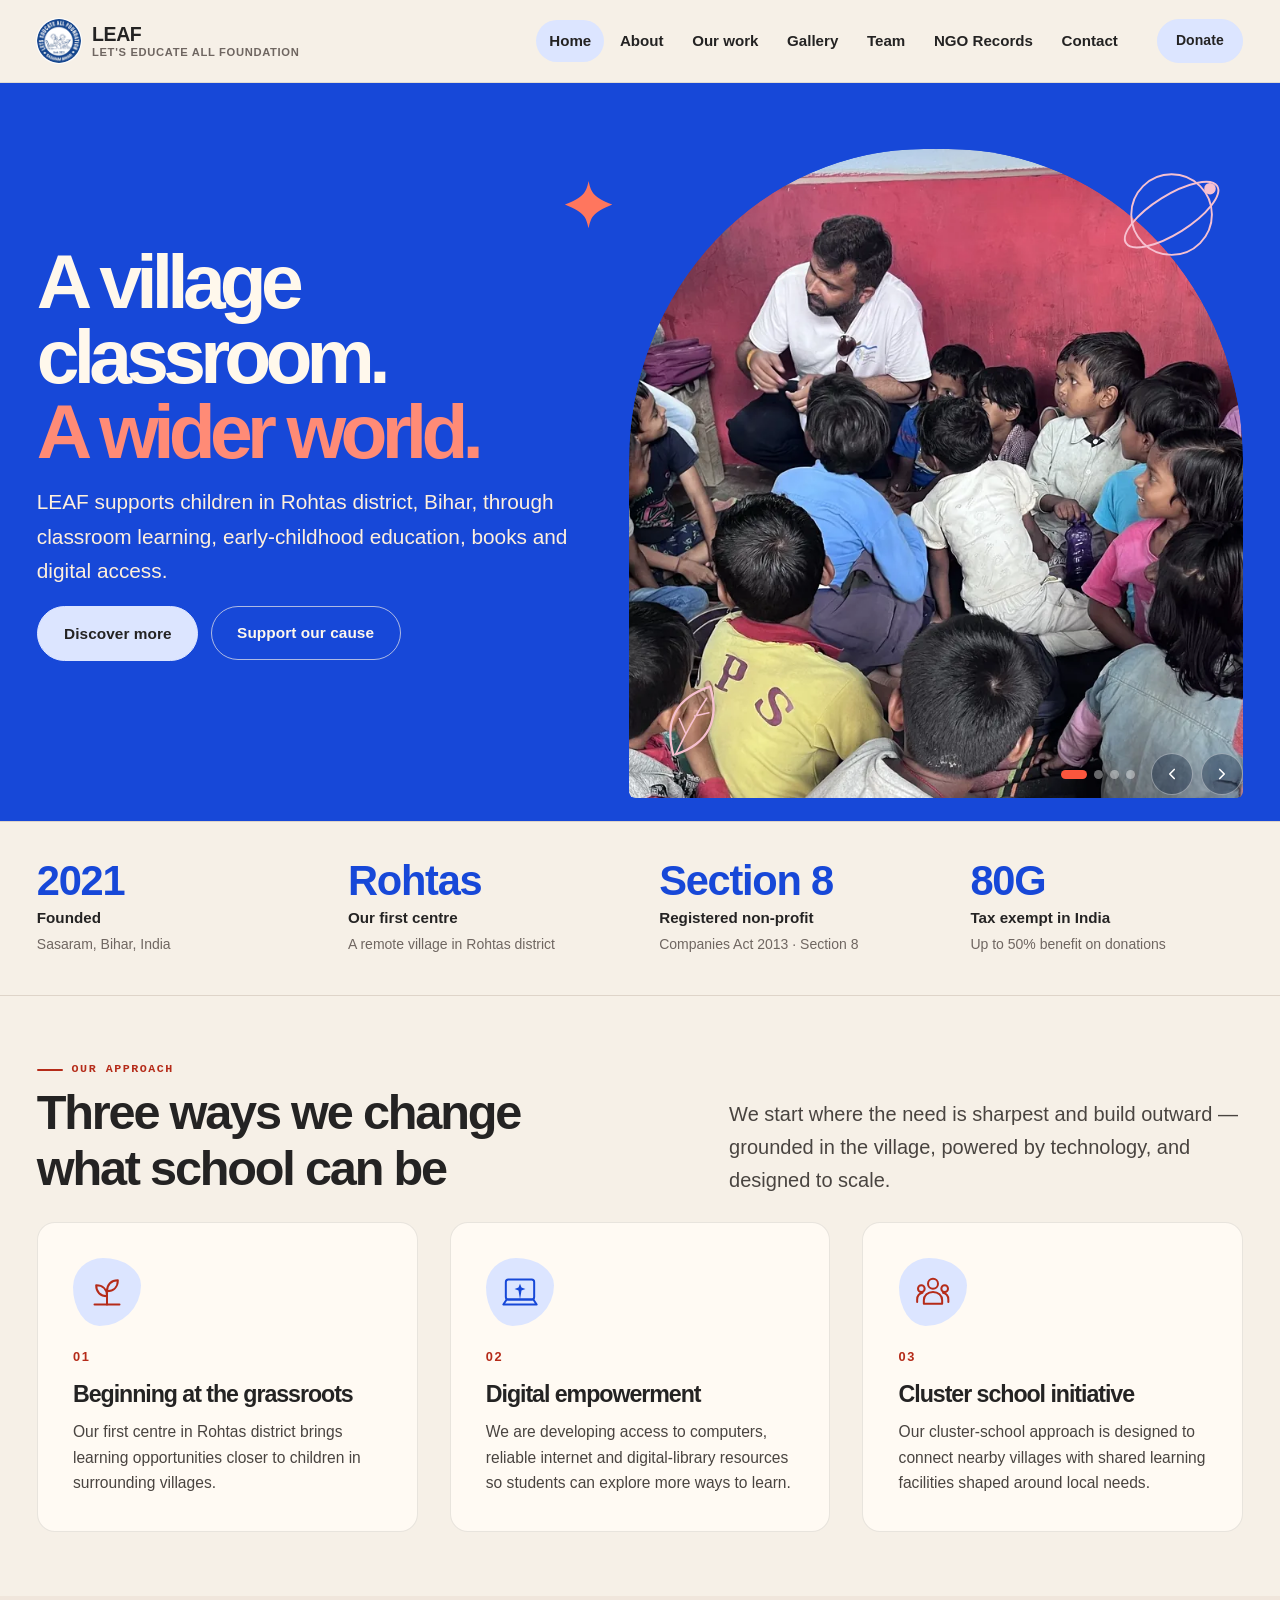
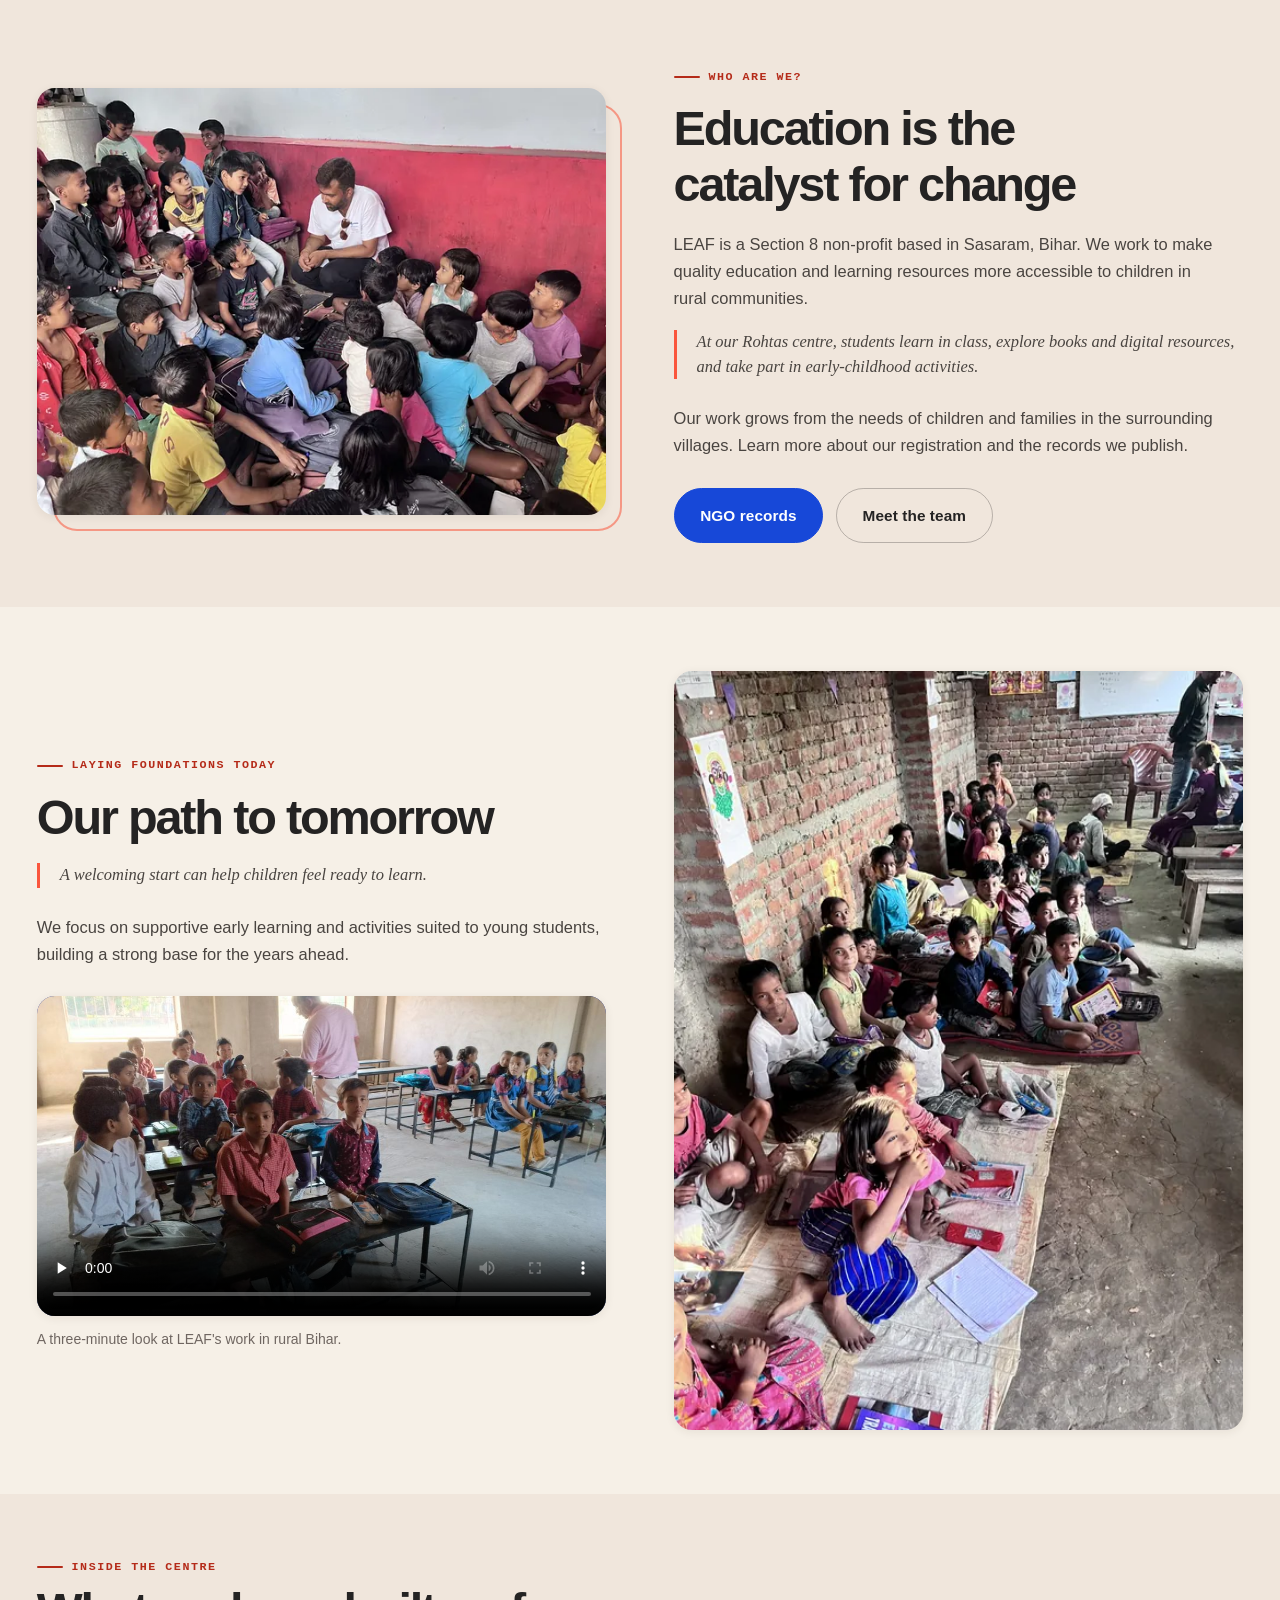
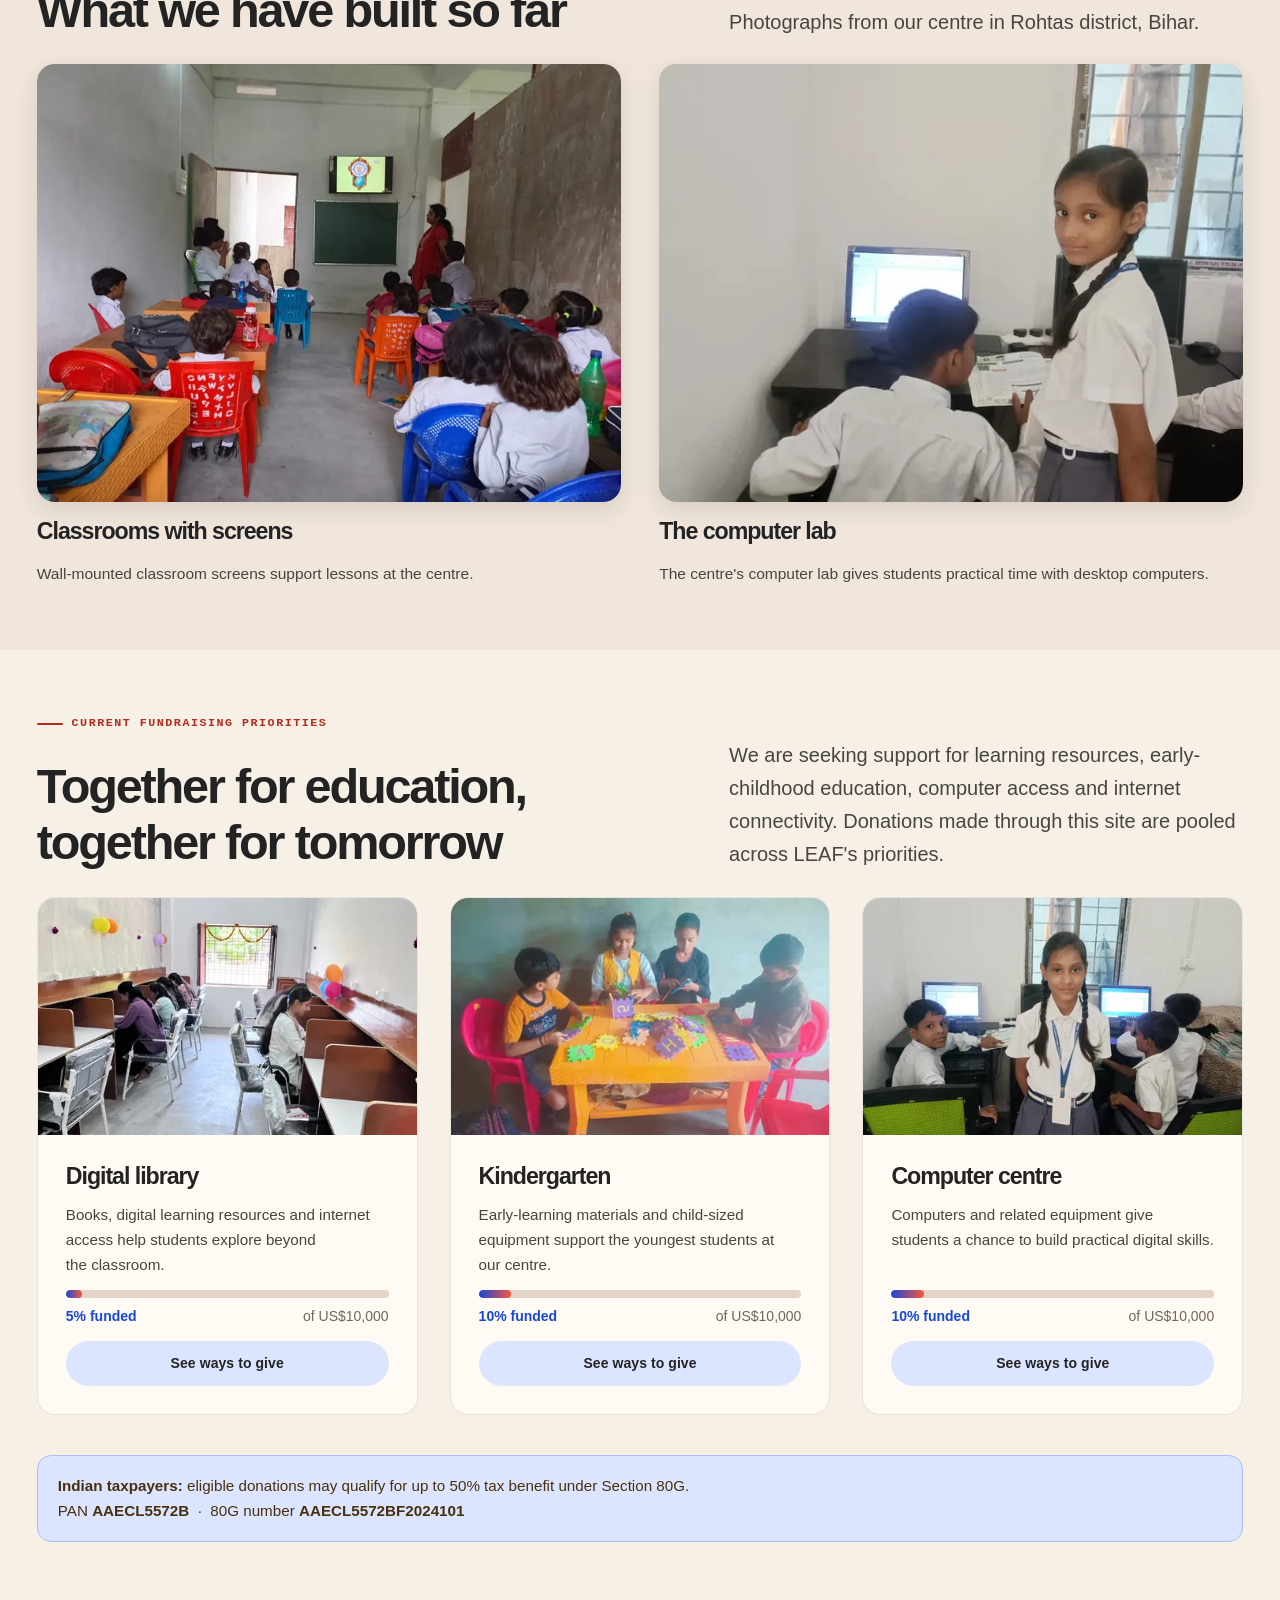
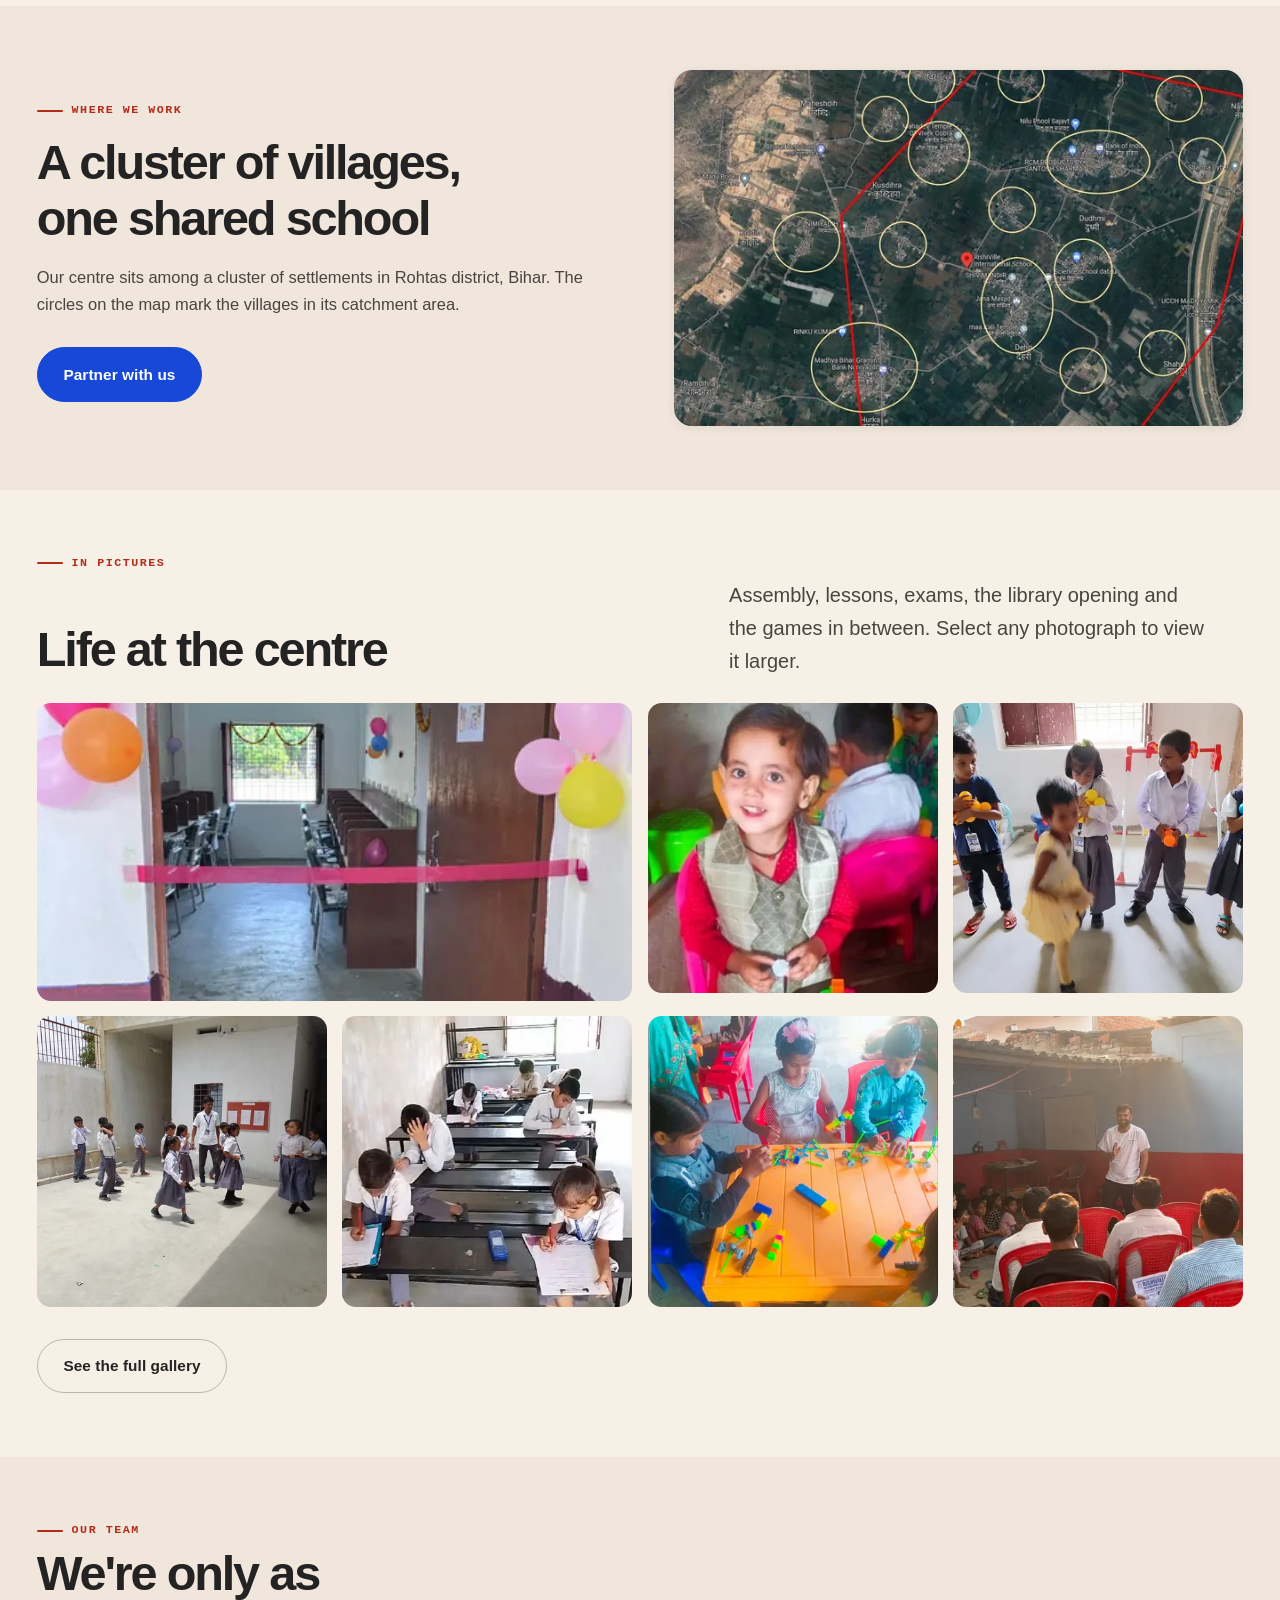
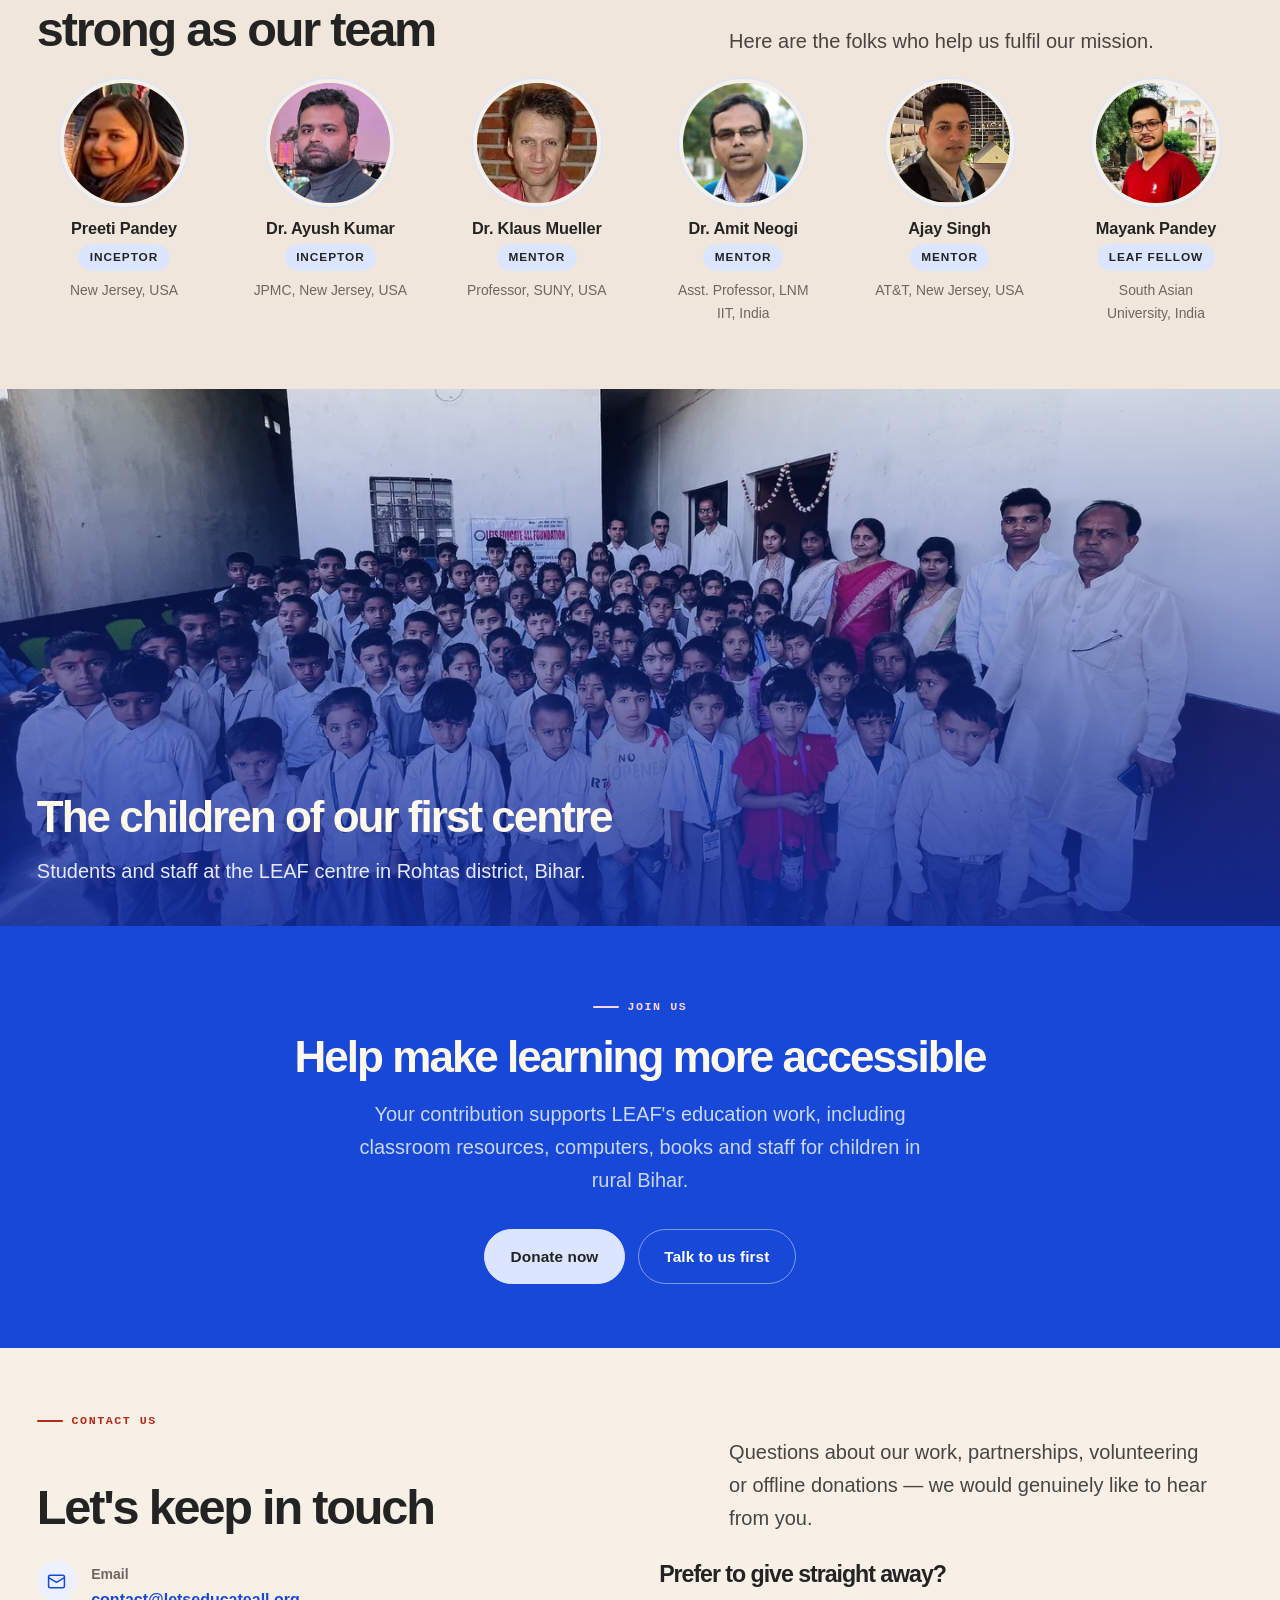
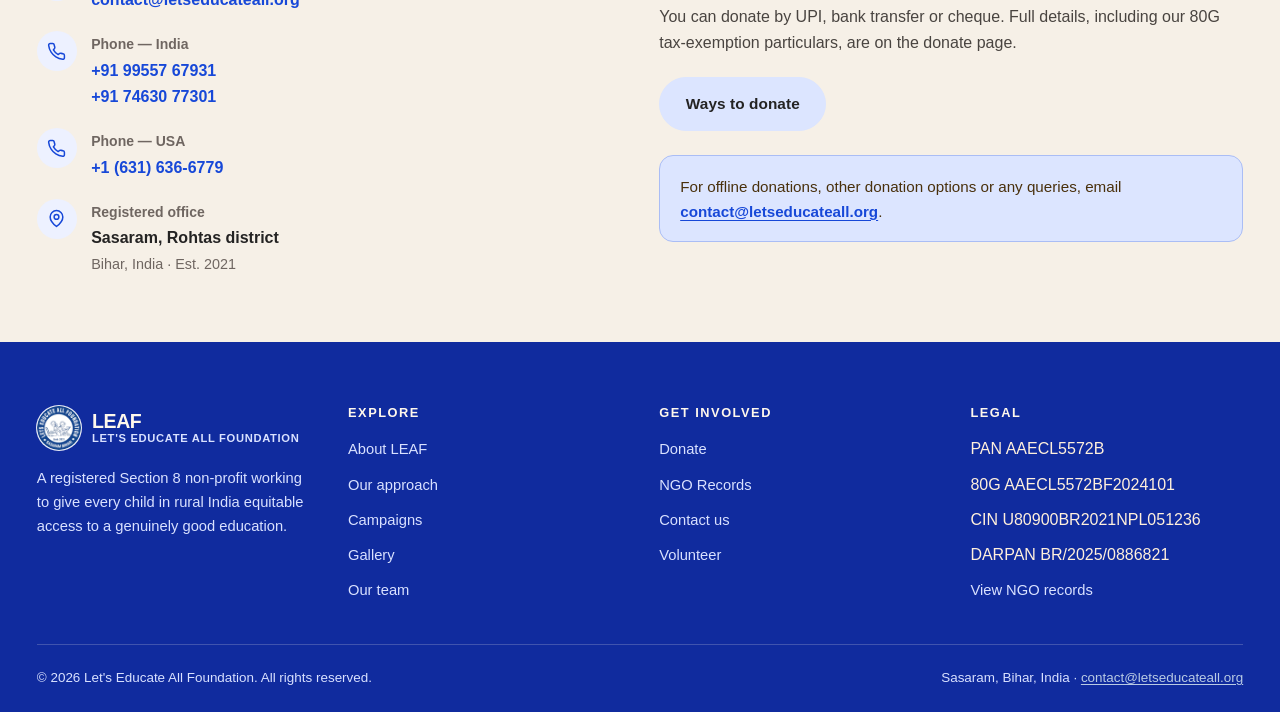
<file: index.html>
<!DOCTYPE html>
<html lang="en">
<head>
<meta charset="utf-8">
<meta name="viewport" content="width=device-width, initial-scale=1">
<title>LEAF — Let's Educate All Foundation | Rural education in Bihar, India</title>
<meta name="description" content="LEAF supports children in Rohtas district, Bihar, through classroom learning, early-childhood education, books and digital access.">
<link rel="canonical" href="https://www.letseducateall.org/">
<meta name="theme-color" content="#1748d8">

<!-- social -->
<meta property="og:type" content="website">
<meta property="og:site_name" content="Let's Educate All Foundation">
<meta property="og:title" content="LEAF — A village classroom. A wider world.">
<meta property="og:description" content="LEAF supports children in Rohtas district, Bihar, through classroom learning, early-childhood education, books and digital access.">
<meta property="og:url" content="https://www.letseducateall.org/">
<meta property="og:image" content="https://www.letseducateall.org/assets/img/og-cover.jpg">
<meta property="og:image:width" content="1200">
<meta property="og:image:height" content="630">
<meta property="og:image:alt" content="A LEAF volunteer sitting with a circle of village children in a classroom.">
<meta name="twitter:card" content="summary_large_image">
<meta name="twitter:title" content="LEAF — A village classroom. A wider world.">
<meta name="twitter:description" content="LEAF supports children in Rohtas district, Bihar, through classroom learning, early-childhood education, books and digital access.">
<meta name="twitter:image" content="https://www.letseducateall.org/assets/img/og-cover.jpg">

<link rel="icon" href="favicon.ico" sizes="any">
<link rel="apple-touch-icon" href="apple-touch-icon.png">
<link rel="manifest" href="site.webmanifest">
<script>document.documentElement.classList.add("js");</script>
<link rel="stylesheet" href="assets/css/site.css">
<link rel="stylesheet" href="assets/css/human-theme.css">
<link rel="preload" as="image" href="assets/img/hero-listening-1440.webp" imagesrcset="assets/img/hero-listening-960.webp 960w, assets/img/hero-listening-1440.webp 1440w, assets/img/hero-listening-1920.webp 1920w" imagesizes="100vw" fetchpriority="high">
</head>
<body>
<a class="skip-link" href="#main">Skip to main content</a>

<header class="site-header">
  <div class="wrap site-header__inner">
    <a class="brand" href="index.html" aria-label="LEAF — Let's Educate All Foundation, home">
      <picture>
        <source type="image/webp" srcset="assets/img/logo-96.webp">
        <img src="assets/img/logo-96.png" width="44" height="44" alt="">
      </picture>
      <span class="brand__text">
        <span class="brand__mark">LEAF</span>
        <span class="brand__sub">Let's Educate All Foundation</span>
      </span>
    </a>

    <button class="nav-toggle" type="button" aria-expanded="false" aria-controls="primary-nav" aria-label="Open navigation menu"><span></span></button>

    <nav class="nav" id="primary-nav" aria-label="Primary">
      <a href="index.html" aria-current="page">Home</a>
      <a href="index.html#about">About</a>
      <a href="index.html#campaigns">Our work</a>
      <a href="gallery.html">Gallery</a>
      <a href="index.html#team">Team</a>
      <a href="transparency.html">NGO Records</a>
      <a href="index.html#contact">Contact</a>
      <a class="btn btn--accent btn--sm" href="donate.html">Donate</a>
    </nav>

    <a class="btn btn--accent btn--sm header-cta" href="donate.html">Donate</a>
  </div>
</header>

<main id="main">

  <!-- ================= HERO ================= -->
  <section class="hero" data-carousel aria-roledescription="carousel" aria-label="LEAF's mission">
    <div class="hero__stage">
      <div class="hero__doodles" aria-hidden="true">
        <svg class="hero__doodle hero__doodle--spark" viewBox="0 0 80 80" fill="none">
          <path d="M40 3c4 19 8 25 37 37-29 12-33 18-37 37C36 58 32 52 3 40 32 28 36 22 40 3Z" fill="currentColor"/>
        </svg>
        <svg class="hero__doodle hero__doodle--orbit" viewBox="0 0 120 120" fill="none">
          <circle cx="60" cy="60" r="42" stroke="currentColor" stroke-width="2"/>
          <ellipse cx="60" cy="60" rx="56" ry="20" transform="rotate(-32 60 60)" stroke="currentColor" stroke-width="2"/>
          <circle cx="100" cy="33" r="6" fill="currentColor"/>
        </svg>
        <svg class="hero__doodle hero__doodle--leaf" viewBox="0 0 100 100" fill="none">
          <path d="M15 82C17 35 43 12 88 12c-1 44-24 70-70 70" stroke="currentColor" stroke-width="3" stroke-linecap="round"/>
          <path d="M18 82c19-20 35-36 61-57M39 61l-2-22m20 3 19 2" stroke="currentColor" stroke-width="2" stroke-linecap="round"/>
        </svg>
      </div>

      <article class="hero__slide" data-active="true" aria-label="1 of 4">
        <picture>
          <source type="image/webp" sizes="100vw" srcset="assets/img/hero-listening-960.webp 960w, assets/img/hero-listening-1440.webp 1440w, assets/img/hero-listening-1920.webp 1920w">
          <img src="assets/img/hero-listening-1440.jpg" srcset="assets/img/hero-listening-960.jpg 960w, assets/img/hero-listening-1440.jpg 1440w, assets/img/hero-listening-1920.jpg 1920w" sizes="100vw" width="1920" height="1080" alt="A LEAF volunteer sits on the floor talking with a large circle of village children in a classroom." fetchpriority="high">
        </picture>
        <div class="wrap hero__copy">
          <h1>A village classroom.<br><em>A wider world.</em></h1>
          <p>LEAF supports children in Rohtas district, Bihar, through classroom learning, early-childhood education, books and digital access.</p>
          <div class="btn-row">
            <a class="btn btn--accent" href="#about">Discover more</a>
            <a class="btn btn--on-dark" href="donate.html">Support our cause</a>
          </div>
        </div>
      </article>

      <article class="hero__slide" aria-label="2 of 4">
        <picture>
          <source type="image/webp" sizes="100vw" srcset="assets/img/hero-classroom-960.webp 960w, assets/img/hero-classroom-1440.webp 1440w">
          <img src="assets/img/hero-classroom-1440.jpg" srcset="assets/img/hero-classroom-960.jpg 960w, assets/img/hero-classroom-1440.jpg 1440w" sizes="100vw" width="1440" height="810" alt="Children in school uniforms seated at benches in a rural classroom while a teacher writes at the front." loading="lazy">
        </picture>
        <div class="wrap hero__copy">
          <h2 class="hero__title">Learn together,<br><em>every day.</em></h2>
          <p>At our centre, students study, read, practise computer skills and learn through play.</p>
          <div class="btn-row">
            <a class="btn btn--accent" href="donate.html">Support us</a>
            <a class="btn btn--on-dark" href="#campaigns">See our work</a>
          </div>
        </div>
      </article>

      <article class="hero__slide" aria-label="3 of 4">
        <picture>
          <source type="image/webp" sizes="100vw" srcset="assets/img/hero-village-960.webp 960w, assets/img/hero-village-1440.webp 1440w, assets/img/hero-village-1920.webp 1920w">
          <img src="assets/img/hero-village-1440.jpg" srcset="assets/img/hero-village-960.jpg 960w, assets/img/hero-village-1440.jpg 1440w, assets/img/hero-village-1920.jpg 1920w" sizes="100vw" width="1920" height="1080" alt="A group of village children on a street raising their hands and smiling during a LEAF outreach visit." loading="lazy">
        </picture>
        <div class="wrap hero__copy">
          <h2 class="hero__title">Education beyond<br><em>the classroom.</em></h2>
          <p>We work in and around our centre in Rohtas, bringing learning opportunities closer to children in nearby villages.</p>
          <div class="btn-row">
            <a class="btn btn--accent" href="#contact">Let's chat</a>
            <a class="btn btn--on-dark" href="transparency.html">NGO records</a>
          </div>
        </div>
      </article>

      <article class="hero__slide" aria-label="4 of 4">
        <picture>
          <source type="image/webp" sizes="100vw" srcset="assets/img/hero-outreach-960.webp 960w, assets/img/hero-outreach-1440.webp 1440w, assets/img/hero-outreach-1920.webp 1920w">
          <img src="assets/img/hero-outreach-1440.jpg" srcset="assets/img/hero-outreach-960.jpg 960w, assets/img/hero-outreach-1440.jpg 1440w, assets/img/hero-outreach-1920.jpg 1920w" sizes="100vw" width="1920" height="1080" alt="LEAF team members speaking with parents and children gathered in a village lane." loading="lazy">
        </picture>
        <div class="wrap hero__copy">
          <h2 class="hero__title">A stronger start<br><em>begins here.</em></h2>
          <p>From early learning to computer access, our work is rooted in one goal: a good education for children in rural Bihar.</p>
          <div class="btn-row">
            <a class="btn btn--accent" href="donate.html">Contribute</a>
            <a class="btn btn--on-dark" href="#about">Who we are</a>
          </div>
        </div>
      </article>

      <div class="hero__controls">
        <div class="hero__dots" role="tablist" aria-label="Choose slide"></div>
        <button class="hero__arrow" type="button" data-carousel-prev aria-label="Previous slide">
          <svg width="18" height="18" viewBox="0 0 24 24" fill="none" stroke="currentColor" stroke-width="2.2" stroke-linecap="round" stroke-linejoin="round" aria-hidden="true"><path d="M15 18l-6-6 6-6"/></svg>
        </button>
        <button class="hero__arrow" type="button" data-carousel-next aria-label="Next slide">
          <svg width="18" height="18" viewBox="0 0 24 24" fill="none" stroke="currentColor" stroke-width="2.2" stroke-linecap="round" stroke-linejoin="round" aria-hidden="true"><path d="M9 18l6-6-6-6"/></svg>
        </button>
      </div>
    </div>
  </section>

  <!-- ================= IMPACT STRIP ================= -->
  <section class="impact" aria-label="LEAF at a glance">
    <div class="wrap impact__grid">
      <div class="impact__item">
        <span class="impact__num">2021</span>
        <span class="impact__label">Founded</span>
        <span class="impact__note">Sasaram, Bihar, India</span>
      </div>
      <div class="impact__item">
        <span class="impact__num">Rohtas</span>
        <span class="impact__label">Our first centre</span>
        <span class="impact__note">A remote village in Rohtas district</span>
      </div>
      <div class="impact__item">
        <span class="impact__num">Section 8</span>
        <span class="impact__label">Registered non-profit</span>
        <span class="impact__note">Companies Act 2013 · Section 8</span>
      </div>
      <div class="impact__item">
        <span class="impact__num">80G</span>
        <span class="impact__label">Tax exempt in India</span>
        <span class="impact__note">Up to 50% benefit on donations</span>
      </div>
    </div>
  </section>

  <!-- ================= PILLARS ================= -->
  <section class="section" id="approach">
    <div class="wrap">
      <div class="section-head reveal">
        <span class="eyebrow">Our approach</span>
        <h2>Three ways we change what school can be</h2>
        <p>We start where the need is sharpest and build outward — grounded in the village, powered by technology, and designed to scale.</p>
      </div>
      <div class="pillars">
        <article class="pillar reveal">
          <span class="pillar__icon" aria-hidden="true">
            <svg viewBox="0 0 48 48" fill="none"><path d="M24 39V21m0 8c-8 0-13-5-13-13 8 0 13 5 13 13Zm0-6c0-8 5-13 13-13 0 8-5 13-13 13Z" stroke="currentColor" stroke-width="2.4" stroke-linecap="round" stroke-linejoin="round"/><path d="M9 39h30" stroke="currentColor" stroke-width="2.4" stroke-linecap="round"/></svg>
          </span>
          <span class="pillar__n">01</span>
          <h3>Beginning at the grassroots</h3>
          <p>Our first centre in Rohtas district brings learning opportunities closer to children in surrounding villages.</p>
        </article>
        <article class="pillar reveal">
          <span class="pillar__icon pillar__icon--blue" aria-hidden="true">
            <svg viewBox="0 0 48 48" fill="none"><rect x="7" y="9" width="34" height="24" rx="3" stroke="currentColor" stroke-width="2.4"/><path d="M4 39h40l-4-6H8l-4 6Z" stroke="currentColor" stroke-width="2.4" stroke-linejoin="round"/><path d="m24 14 1.8 4.7 4.7 1.8-4.7 1.8L24 33l-1.8-10.7-4.7-1.8 4.7-1.8L24 14Z" fill="currentColor"/></svg>
          </span>
          <span class="pillar__n">02</span>
          <h3>Digital empowerment</h3>
          <p>We are developing access to computers, reliable internet and digital-library resources so students can explore more ways to learn.</p>
        </article>
        <article class="pillar reveal">
          <span class="pillar__icon pillar__icon--coral" aria-hidden="true">
            <svg viewBox="0 0 48 48" fill="none"><circle cx="24" cy="14" r="6" stroke="currentColor" stroke-width="2.4"/><circle cx="10" cy="20" r="4" stroke="currentColor" stroke-width="2.4"/><circle cx="38" cy="20" r="4" stroke="currentColor" stroke-width="2.4"/><path d="M13 38v-4c0-6 4.8-10 11-10s11 4 11 10v4H13Zm-8-2v-3c0-4 2.4-7 6.4-8m31 11v-3c0-4-2.4-7-6.4-8" stroke="currentColor" stroke-width="2.4" stroke-linecap="round" stroke-linejoin="round"/></svg>
          </span>
          <span class="pillar__n">03</span>
          <h3>Cluster school initiative</h3>
          <p>Our cluster-school approach is designed to connect nearby villages with shared learning facilities shaped around local needs.</p>
        </article>
      </div>
    </div>
  </section>

  <!-- ================= ABOUT ================= -->
  <section class="section section--tint" id="about">
    <div class="wrap">
      <div class="split">
        <div class="split__media split__media--framed reveal">
          <picture>
            <source type="image/webp" sizes="(min-width: 900px) 46vw, 92vw" srcset="assets/img/grassroots-640.webp 640w, assets/img/grassroots-960.webp 960w, assets/img/grassroots-1280.webp 1280w">
            <img src="assets/img/grassroots-960.jpg" srcset="assets/img/grassroots-640.jpg 640w, assets/img/grassroots-960.jpg 960w, assets/img/grassroots-1280.jpg 1280w" sizes="(min-width: 900px) 46vw, 92vw" width="1280" height="960" alt="Village children seated closely together on the floor of a LEAF classroom, listening to a volunteer." loading="lazy">
          </picture>
        </div>
        <div class="reveal">
          <span class="eyebrow">Who are we?</span>
          <h2>Education is the catalyst for change</h2>
          <p>LEAF is a Section 8 non-profit based in Sasaram, Bihar. We work to make quality education and learning resources more accessible to children in rural communities.</p>
          <p class="pull">At our Rohtas centre, students learn in class, explore books and digital resources, and take part in early-childhood activities.</p>
          <p>Our work grows from the needs of children and families in the surrounding villages. Learn more about our registration and the records we publish.</p>
          <div class="btn-row">
            <a class="btn" href="transparency.html">NGO records</a>
            <a class="btn btn--ghost" href="#team">Meet the team</a>
          </div>
        </div>
      </div>
    </div>
  </section>

  <!-- ================= FOUNDATIONS / VIDEO ================= -->
  <section class="section" id="foundations">
    <div class="wrap">
      <div class="split split--flip">
        <div class="split__media reveal">
          <picture>
            <source type="image/webp" sizes="(min-width: 900px) 40vw, 92vw" srcset="assets/img/foundations-520.webp 520w, assets/img/foundations-780.webp 780w, assets/img/foundations-1040.webp 1040w">
            <img src="assets/img/foundations-780.jpg" srcset="assets/img/foundations-520.jpg 520w, assets/img/foundations-780.jpg 780w, assets/img/foundations-1040.jpg 1040w" sizes="(min-width: 900px) 40vw, 92vw" width="1040" height="1387" alt="Young children sitting on mats on a bare floor with pencil boxes and notebooks during a lesson." loading="lazy">
          </picture>
        </div>
        <div class="reveal">
          <span class="eyebrow">Laying foundations today</span>
          <h2>Our path to tomorrow</h2>
          <p class="pull">A welcoming start can help children feel ready to learn.</p>
          <p>We focus on supportive early learning and activities suited to young students, building a strong base for the years ahead.</p>
          <div class="video-card" style="margin-top:1.75rem">
            <video controls preload="none" poster="assets/img/hero-classroom-960.jpg" playsinline>
              <source src="assets/video/leaf-story.mp4" type="video/mp4">
              Your browser does not support the video tag. <a href="assets/video/leaf-story.mp4">Download the film (MP4)</a>.
            </video>
          </div>
          <p style="font-size:var(--t-small);color:var(--ink-mute);margin-top:.75rem">A three-minute look at LEAF's work in rural Bihar.</p>
        </div>
      </div>
    </div>
  </section>


  <!-- ================= INSIDE THE CENTRE ================= -->
  <section class="section section--tint" id="inside">
    <div class="wrap">
      <div class="section-head reveal">
        <span class="eyebrow">Inside the centre</span>
        <h2>What we have built so far</h2>
        <p>Photographs from our centre in Rohtas district, Bihar.</p>
      </div>
      <div class="features">
        <article class="feature reveal">
          <div class="feature__media">
            <picture>
              <source type="image/webp" sizes="(min-width: 980px) 46vw, 92vw" srcset="assets/img/smart-classroom-560.webp 560w, assets/img/smart-classroom-840.webp 840w, assets/img/smart-classroom-1120.webp 1120w">
              <img src="assets/img/smart-classroom-840.jpg" srcset="assets/img/smart-classroom-560.jpg 560w, assets/img/smart-classroom-840.jpg 840w, assets/img/smart-classroom-1120.jpg 1120w" sizes="(min-width: 980px) 46vw, 92vw" alt="Children seated on small chairs in a classroom at the LEAF centre, watching a wall-mounted screen." loading="lazy">
            </picture>
          </div>
          <h3>Classrooms with screens</h3>
          <p>Wall-mounted classroom screens support lessons at the centre.</p>
        </article>
        <article class="feature reveal">
          <div class="feature__media">
            <picture>
              <source type="image/webp" sizes="(min-width: 980px) 46vw, 92vw" srcset="assets/img/computer-lab-420.webp 420w, assets/img/computer-lab-640.webp 640w, assets/img/computer-lab-860.webp 860w">
              <img src="assets/img/computer-lab-640.jpg" srcset="assets/img/computer-lab-420.jpg 420w, assets/img/computer-lab-640.jpg 640w, assets/img/computer-lab-860.jpg 860w" sizes="(min-width: 980px) 46vw, 92vw" alt="Students working at desktop computers in the LEAF computer lab." loading="lazy">
            </picture>
          </div>
          <h3>The computer lab</h3>
          <p>The centre's computer lab gives students practical time with desktop computers.</p>
        </article>
      </div>
    </div>
  </section>

  <!-- ================= CAMPAIGNS ================= -->
  <section class="section" id="campaigns">
    <div class="wrap">
      <div class="section-head section-head--center reveal">
        <span class="eyebrow">Current fundraising priorities</span>
        <h2>Together for education, together for tomorrow</h2>
        <p>We are seeking support for learning resources, early-childhood education, computer access and internet connectivity. Donations made through this site are pooled across LEAF's priorities.</p>
      </div>

      <div class="campaigns">
        <article class="campaign reveal">
          <div class="campaign__media">
            <picture>
              <source type="image/webp" sizes="(min-width: 980px) 31vw, 92vw" srcset="assets/img/campaign-library-480.webp 480w, assets/img/campaign-library-720.webp 720w, assets/img/campaign-library-960.webp 960w">
              <img src="assets/img/campaign-library-720.jpg" srcset="assets/img/campaign-library-480.jpg 480w, assets/img/campaign-library-720.jpg 720w, assets/img/campaign-library-960.jpg 960w" sizes="(min-width: 980px) 31vw, 92vw" width="960" height="600" alt="Students reading and studying at benches in the LEAF library reading room." loading="lazy">
            </picture>
          </div>
          <div class="campaign__body">
            <h3>Digital library</h3>
            <p>Books, digital learning resources and internet access help students explore beyond the classroom.</p>
            <div class="meter">
              <div class="meter__track"><div class="meter__fill" data-pct="5"></div></div>
              <div class="meter__row"><span class="meter__pct">5% funded</span><span class="meter__goal">of US$10,000</span></div>
            </div>
            <a class="btn btn--accent btn--sm" href="donate.html">See ways to give</a>
          </div>
        </article>

        <article class="campaign reveal">
          <div class="campaign__media">
            <picture>
              <source type="image/webp" sizes="(min-width: 980px) 31vw, 92vw" srcset="assets/img/campaign-kindergarten-480.webp 480w, assets/img/campaign-kindergarten-720.webp 720w, assets/img/campaign-kindergarten-960.webp 960w">
              <img src="assets/img/campaign-kindergarten-720.jpg" srcset="assets/img/campaign-kindergarten-480.jpg 480w, assets/img/campaign-kindergarten-720.jpg 720w, assets/img/campaign-kindergarten-960.jpg 960w" sizes="(min-width: 980px) 31vw, 92vw" width="960" height="600" alt="Nursery children building with brightly coloured blocks at a low table." loading="lazy">
            </picture>
          </div>
          <div class="campaign__body">
            <h3>Kindergarten</h3>
            <p>Early-learning materials and child-sized equipment support the youngest students at our centre.</p>
            <div class="meter">
              <div class="meter__track"><div class="meter__fill" data-pct="10"></div></div>
              <div class="meter__row"><span class="meter__pct">10% funded</span><span class="meter__goal">of US$10,000</span></div>
            </div>
            <a class="btn btn--accent btn--sm" href="donate.html">See ways to give</a>
          </div>
        </article>

        <article class="campaign reveal">
          <div class="campaign__media">
            <picture>
              <source type="image/webp" sizes="(min-width: 980px) 31vw, 92vw" srcset="assets/img/campaign-computer-480.webp 480w, assets/img/campaign-computer-720.webp 720w, assets/img/campaign-computer-960.webp 960w">
              <img src="assets/img/campaign-computer-720.jpg" srcset="assets/img/campaign-computer-480.jpg 480w, assets/img/campaign-computer-720.jpg 720w, assets/img/campaign-computer-960.jpg 960w" sizes="(min-width: 980px) 31vw, 92vw" width="960" height="600" alt="A schoolgirl working at a desktop computer in the LEAF computer lab, classmates alongside her." loading="lazy">
            </picture>
          </div>
          <div class="campaign__body">
            <h3>Computer centre</h3>
            <p>Computers and related equipment give students a chance to build practical digital skills.</p>
            <div class="meter">
              <div class="meter__track"><div class="meter__fill" data-pct="10"></div></div>
              <div class="meter__row"><span class="meter__pct">10% funded</span><span class="meter__goal">of US$10,000</span></div>
            </div>
            <a class="btn btn--accent btn--sm" href="donate.html">See ways to give</a>
          </div>
        </article>
      </div>

      <div class="notice reveal" style="margin-top:2.5rem">
        <strong>Indian taxpayers:</strong> eligible donations may qualify for up to 50% tax benefit under Section 80G.
        <br>PAN <strong>AAECL5572B</strong> &nbsp;·&nbsp; 80G number <strong>AAECL5572BF2024101</strong>
      </div>
    </div>
  </section>

  <!-- ================= CLUSTER MAP ================= -->
  <section class="section section--tint" id="where">
    <div class="wrap">
      <div class="split">
        <div class="reveal">
          <span class="eyebrow">Where we work</span>
          <h2>A cluster of villages, one shared school</h2>
          <p>Our centre sits among a cluster of settlements in Rohtas district, Bihar. The circles on the map mark the villages in its catchment area.</p>
          <div class="btn-row">
            <a class="btn" href="#contact">Partner with us</a>
          </div>
        </div>
        <div class="split__media reveal">
          <picture>
            <source type="image/webp" sizes="(min-width: 900px) 46vw, 92vw" srcset="assets/img/cluster-map-640.webp 640w, assets/img/cluster-map-960.webp 960w, assets/img/cluster-map-1280.webp 1280w">
            <img src="assets/img/cluster-map-960.jpg" srcset="assets/img/cluster-map-640.jpg 640w, assets/img/cluster-map-960.jpg 960w, assets/img/cluster-map-1280.jpg 1280w" sizes="(min-width: 900px) 46vw, 92vw" width="1280" height="800" alt="Satellite map of the Rohtas district catchment area with surrounding villages circled and the school site marked." loading="lazy">
          </picture>
        </div>
      </div>
    </div>
  </section>


  <!-- ================= GALLERY ================= -->
  <section class="section" id="gallery">
    <div class="wrap">
      <div class="section-head reveal">
        <span class="eyebrow">In pictures</span>
        <h2>Life at the centre</h2>
        <p>Assembly, lessons, exams, the library opening and the games in between. Select any photograph to view it larger.</p>
      </div>
      <div class="gallery reveal">
        <a class="gallery__item gallery__item--wide" href="assets/img/library-opening-860.jpg" target="_blank" rel="noopener">
          <picture>
            <source type="image/webp" sizes="(min-width: 900px) 22vw, (min-width: 560px) 32vw, 47vw" srcset="assets/img/library-opening-420.webp 420w, assets/img/library-opening-640.webp 640w, assets/img/library-opening-860.webp 860w">
            <img src="assets/img/library-opening-640.jpg" srcset="assets/img/library-opening-420.jpg 420w, assets/img/library-opening-640.jpg 640w, assets/img/library-opening-860.jpg 860w" sizes="(min-width: 900px) 22vw, (min-width: 560px) 32vw, 47vw" alt="Ribbon and marigold garlands at the opening of the LEAF library." loading="lazy">
          </picture>
          <span class="gallery__zoom" aria-hidden="true"><svg width="15" height="15" viewBox="0 0 24 24" fill="none" stroke="currentColor" stroke-width="2.2" stroke-linecap="round"><circle cx="11" cy="11" r="7"/><path d="m20 20-3.5-3.5M11 8v6M8 11h6"/></svg></span>
          <figcaption>Opening the library</figcaption>
        </a>
        <a class="gallery__item" href="assets/img/little-learner-420.jpg" target="_blank" rel="noopener">
          <picture>
            <source type="image/webp" sizes="(min-width: 900px) 22vw, (min-width: 560px) 32vw, 47vw" srcset="assets/img/little-learner-420.webp 420w">
            <img src="assets/img/little-learner-420.jpg" srcset="assets/img/little-learner-420.jpg 420w" sizes="(min-width: 900px) 22vw, (min-width: 560px) 32vw, 47vw" alt="A smiling toddler holding a toy block in the nursery." loading="lazy">
          </picture>
          <span class="gallery__zoom" aria-hidden="true"><svg width="15" height="15" viewBox="0 0 24 24" fill="none" stroke="currentColor" stroke-width="2.2" stroke-linecap="round"><circle cx="11" cy="11" r="7"/><path d="m20 20-3.5-3.5M11 8v6M8 11h6"/></svg></span>
          <figcaption>Nursery</figcaption>
        </a>
        <a class="gallery__item" href="assets/img/playtime-860.jpg" target="_blank" rel="noopener">
          <picture>
            <source type="image/webp" sizes="(min-width: 900px) 22vw, (min-width: 560px) 32vw, 47vw" srcset="assets/img/playtime-420.webp 420w, assets/img/playtime-640.webp 640w, assets/img/playtime-860.webp 860w">
            <img src="assets/img/playtime-640.jpg" srcset="assets/img/playtime-420.jpg 420w, assets/img/playtime-640.jpg 640w, assets/img/playtime-860.jpg 860w" sizes="(min-width: 900px) 22vw, (min-width: 560px) 32vw, 47vw" alt="Young children playing on climbing equipment indoors." loading="lazy">
          </picture>
          <span class="gallery__zoom" aria-hidden="true"><svg width="15" height="15" viewBox="0 0 24 24" fill="none" stroke="currentColor" stroke-width="2.2" stroke-linecap="round"><circle cx="11" cy="11" r="7"/><path d="m20 20-3.5-3.5M11 8v6M8 11h6"/></svg></span>
          <figcaption>Playtime</figcaption>
        </a>
        <a class="gallery__item" href="assets/img/assembly-860.jpg" target="_blank" rel="noopener">
          <picture>
            <source type="image/webp" sizes="(min-width: 900px) 22vw, (min-width: 560px) 32vw, 47vw" srcset="assets/img/assembly-420.webp 420w, assets/img/assembly-640.webp 640w, assets/img/assembly-860.webp 860w">
            <img src="assets/img/assembly-640.jpg" srcset="assets/img/assembly-420.jpg 420w, assets/img/assembly-640.jpg 640w, assets/img/assembly-860.jpg 860w" sizes="(min-width: 900px) 22vw, (min-width: 560px) 32vw, 47vw" alt="Students in uniform lining up in the school courtyard." loading="lazy">
          </picture>
          <span class="gallery__zoom" aria-hidden="true"><svg width="15" height="15" viewBox="0 0 24 24" fill="none" stroke="currentColor" stroke-width="2.2" stroke-linecap="round"><circle cx="11" cy="11" r="7"/><path d="m20 20-3.5-3.5M11 8v6M8 11h6"/></svg></span>
          <figcaption>Morning assembly</figcaption>
        </a>
        <a class="gallery__item" href="assets/img/exam-day-860.jpg" target="_blank" rel="noopener">
          <picture>
            <source type="image/webp" sizes="(min-width: 900px) 22vw, (min-width: 560px) 32vw, 47vw" srcset="assets/img/exam-day-420.webp 420w, assets/img/exam-day-640.webp 640w, assets/img/exam-day-860.webp 860w">
            <img src="assets/img/exam-day-640.jpg" srcset="assets/img/exam-day-420.jpg 420w, assets/img/exam-day-640.jpg 640w, assets/img/exam-day-860.jpg 860w" sizes="(min-width: 900px) 22vw, (min-width: 560px) 32vw, 47vw" alt="Children writing exams at long wooden benches." loading="lazy">
          </picture>
          <span class="gallery__zoom" aria-hidden="true"><svg width="15" height="15" viewBox="0 0 24 24" fill="none" stroke="currentColor" stroke-width="2.2" stroke-linecap="round"><circle cx="11" cy="11" r="7"/><path d="m20 20-3.5-3.5M11 8v6M8 11h6"/></svg></span>
          <figcaption>Exam day</figcaption>
        </a>
        <a class="gallery__item" href="assets/img/nursery-blocks-860.jpg" target="_blank" rel="noopener">
          <picture>
            <source type="image/webp" sizes="(min-width: 900px) 22vw, (min-width: 560px) 32vw, 47vw" srcset="assets/img/nursery-blocks-420.webp 420w, assets/img/nursery-blocks-640.webp 640w, assets/img/nursery-blocks-860.webp 860w">
            <img src="assets/img/nursery-blocks-640.jpg" srcset="assets/img/nursery-blocks-420.jpg 420w, assets/img/nursery-blocks-640.jpg 640w, assets/img/nursery-blocks-860.jpg 860w" sizes="(min-width: 900px) 22vw, (min-width: 560px) 32vw, 47vw" alt="Nursery children building with coloured blocks around a table." loading="lazy">
          </picture>
          <span class="gallery__zoom" aria-hidden="true"><svg width="15" height="15" viewBox="0 0 24 24" fill="none" stroke="currentColor" stroke-width="2.2" stroke-linecap="round"><circle cx="11" cy="11" r="7"/><path d="m20 20-3.5-3.5M11 8v6M8 11h6"/></svg></span>
          <figcaption>Learning through play</figcaption>
        </a>
        <a class="gallery__item" href="assets/img/village-sabha-640.jpg" target="_blank" rel="noopener">
          <picture>
            <source type="image/webp" sizes="(min-width: 900px) 22vw, (min-width: 560px) 32vw, 47vw" srcset="assets/img/village-sabha-420.webp 420w, assets/img/village-sabha-640.webp 640w">
            <img src="assets/img/village-sabha-640.jpg" srcset="assets/img/village-sabha-420.jpg 420w, assets/img/village-sabha-640.jpg 640w" sizes="(min-width: 900px) 22vw, (min-width: 560px) 32vw, 47vw" alt="A LEAF volunteer addressing seated villagers at a community meeting." loading="lazy">
          </picture>
          <span class="gallery__zoom" aria-hidden="true"><svg width="15" height="15" viewBox="0 0 24 24" fill="none" stroke="currentColor" stroke-width="2.2" stroke-linecap="round"><circle cx="11" cy="11" r="7"/><path d="m20 20-3.5-3.5M11 8v6M8 11h6"/></svg></span>
          <figcaption>Village meeting</figcaption>
        </a>
      </div>
      <div class="btn-row" style="margin-top:2rem">
        <a class="btn btn--ghost" href="gallery.html">See the full gallery</a>
      </div>
    </div>
  </section>

  <!-- ================= TEAM ================= -->
  <section class="section section--tint" id="team">
    <div class="wrap">
      <div class="section-head section-head--center reveal">
        <span class="eyebrow">Our team</span>
        <h2>We're only as strong as our team</h2>
        <p>Here are the folks who help us fulfil our mission.</p>
      </div>
      <ul class="team reveal">
        <li class="member">
          <div class="member__photo">
            <picture><source type="image/webp" srcset="assets/img/team-preeti-127.webp"><img src="assets/img/team-preeti-127.jpg" width="127" height="127" alt="Preeti Pandey" loading="lazy"></picture>
          </div>
          <h3>Preeti Pandey</h3>
          <span class="member__role">Inceptor</span>
          <p class="member__where">New Jersey, USA</p>
        </li>
        <li class="member">
          <div class="member__photo">
            <picture><source type="image/webp" srcset="assets/img/team-ayush-280.webp"><img src="assets/img/team-ayush-280.jpg" width="280" height="280" alt="Dr. Ayush Kumar" loading="lazy"></picture>
          </div>
          <h3>Dr. Ayush Kumar</h3>
          <span class="member__role">Inceptor</span>
          <p class="member__where">JPMC, New Jersey, USA</p>
        </li>
        <li class="member">
          <div class="member__photo">
            <picture><source type="image/webp" srcset="assets/img/team-klaus-128.webp"><img src="assets/img/team-klaus-128.jpg" width="128" height="128" alt="Dr. Klaus Mueller" loading="lazy"></picture>
          </div>
          <h3>Dr. Klaus Mueller</h3>
          <span class="member__role">Mentor</span>
          <p class="member__where">Professor, SUNY, USA</p>
        </li>
        <li class="member">
          <div class="member__photo">
            <picture><source type="image/webp" srcset="assets/img/team-neogi-280.webp"><img src="assets/img/team-neogi-280.jpg" width="280" height="280" alt="Dr. Amit Neogi" loading="lazy"></picture>
          </div>
          <h3>Dr. Amit Neogi</h3>
          <span class="member__role">Mentor</span>
          <p class="member__where">Asst. Professor, LNM IIT, India</p>
        </li>
        <li class="member">
          <div class="member__photo">
            <picture><source type="image/webp" srcset="assets/img/team-ajay-280.webp 280w, assets/img/team-ajay-420.webp 420w"><img src="assets/img/team-ajay-280.jpg" srcset="assets/img/team-ajay-280.jpg 280w, assets/img/team-ajay-420.jpg 420w" sizes="150px" width="280" height="280" alt="Ajay Singh" loading="lazy"></picture>
          </div>
          <h3>Ajay Singh</h3>
          <span class="member__role">Mentor</span>
          <p class="member__where">AT&amp;T, New Jersey, USA</p>
        </li>
        <li class="member">
          <div class="member__photo">
            <picture><source type="image/webp" srcset="assets/img/team-mayank-280.webp"><img src="assets/img/team-mayank-280.jpg" width="280" height="280" alt="Mayank Pandey" loading="lazy"></picture>
          </div>
          <h3>Mayank Pandey</h3>
          <span class="member__role">LEAF Fellow</span>
          <p class="member__where">South Asian University, India</p>
        </li>
      </ul>
    </div>
  </section>


  <!-- ================= GROUP PHOTO BAND ================= -->
  <section class="band" aria-label="The children of our first centre">
    <div class="band__media">
      <picture>
        <source type="image/webp" sizes="100vw" srcset="assets/img/group-photo-960.webp 960w, assets/img/group-photo-1440.webp 1440w, assets/img/group-photo-1920.webp 1920w">
        <img src="assets/img/group-photo-1440.jpg" srcset="assets/img/group-photo-960.jpg 960w, assets/img/group-photo-1440.jpg 1440w, assets/img/group-photo-1920.jpg 1920w" sizes="100vw" width="1920" height="823" alt="The full student body and staff of the LEAF centre gathered for a group photograph beneath a Let's Educate All Foundation banner." loading="lazy">
      </picture>
    </div>
    <div class="wrap band__copy">
      <h2>The children of our first centre</h2>
      <p>Students and staff at the LEAF centre in Rohtas district, Bihar.</p>
    </div>
  </section>

  <!-- ================= CTA ================= -->
  <section class="section section--navy">
    <div class="wrap cta-band reveal">
      <span class="eyebrow">Join us</span>
      <h2>Help make learning more accessible</h2>
      <p>Your contribution supports LEAF's education work, including classroom resources, computers, books and staff for children in rural Bihar.</p>
      <div class="btn-row">
        <a class="btn btn--accent" href="donate.html">Donate now</a>
        <a class="btn btn--on-dark" href="#contact">Talk to us first</a>
      </div>
    </div>
  </section>

  <!-- ================= CONTACT ================= -->
  <section class="section" id="contact">
    <div class="wrap">
      <div class="section-head reveal">
        <span class="eyebrow">Contact us</span>
        <h2>Let's keep in touch</h2>
        <p>Questions about our work, partnerships, volunteering or offline donations — we would genuinely like to hear from you.</p>
      </div>
      <div class="contact-grid">
        <div class="contact-list reveal">
          <div class="contact-item">
            <span class="contact-item__icon" aria-hidden="true">
              <svg width="19" height="19" viewBox="0 0 24 24" fill="none" stroke="currentColor" stroke-width="1.9" stroke-linecap="round" stroke-linejoin="round"><rect x="2" y="4" width="20" height="16" rx="2"/><path d="m2 7 10 6 10-6"/></svg>
            </span>
            <span>
              <span class="contact-item__label">Email</span><br>
              <a href="mailto:contact@letseducateall.org">contact@letseducateall.org</a>
            </span>
          </div>
          <div class="contact-item">
            <span class="contact-item__icon" aria-hidden="true">
              <svg width="19" height="19" viewBox="0 0 24 24" fill="none" stroke="currentColor" stroke-width="1.9" stroke-linecap="round" stroke-linejoin="round"><path d="M22 16.9v3a2 2 0 0 1-2.2 2 19.8 19.8 0 0 1-8.6-3.1 19.5 19.5 0 0 1-6-6A19.8 19.8 0 0 1 2.1 4.2 2 2 0 0 1 4.1 2h3a2 2 0 0 1 2 1.7c.1.9.4 1.8.7 2.7a2 2 0 0 1-.5 2.1L8.1 9.9a16 16 0 0 0 6 6l1.4-1.2a2 2 0 0 1 2.1-.5c.9.3 1.8.6 2.7.7a2 2 0 0 1 1.7 2Z"/></svg>
            </span>
            <span>
              <span class="contact-item__label">Phone — India</span><br>
              <a href="tel:+919955767931">+91 99557 67931</a><br>
              <a href="tel:+917463077301">+91 74630 77301</a>
            </span>
          </div>
          <div class="contact-item">
            <span class="contact-item__icon" aria-hidden="true">
              <svg width="19" height="19" viewBox="0 0 24 24" fill="none" stroke="currentColor" stroke-width="1.9" stroke-linecap="round" stroke-linejoin="round"><path d="M22 16.9v3a2 2 0 0 1-2.2 2 19.8 19.8 0 0 1-8.6-3.1 19.5 19.5 0 0 1-6-6A19.8 19.8 0 0 1 2.1 4.2 2 2 0 0 1 4.1 2h3a2 2 0 0 1 2 1.7c.1.9.4 1.8.7 2.7a2 2 0 0 1-.5 2.1L8.1 9.9a16 16 0 0 0 6 6l1.4-1.2a2 2 0 0 1 2.1-.5c.9.3 1.8.6 2.7.7a2 2 0 0 1 1.7 2Z"/></svg>
            </span>
            <span>
              <span class="contact-item__label">Phone — USA</span><br>
              <a href="tel:+16316366779">+1 (631) 636-6779</a>
            </span>
          </div>
          <div class="contact-item">
            <span class="contact-item__icon" aria-hidden="true">
              <svg width="19" height="19" viewBox="0 0 24 24" fill="none" stroke="currentColor" stroke-width="1.9" stroke-linecap="round" stroke-linejoin="round"><path d="M20 10c0 6-8 12-8 12s-8-6-8-12a8 8 0 0 1 16 0Z"/><circle cx="12" cy="10" r="3"/></svg>
            </span>
            <span>
              <span class="contact-item__label">Registered office</span><br>
              <strong>Sasaram, Rohtas district</strong><br>
              <span style="color:var(--ink-mute);font-size:.9rem">Bihar, India · Est. 2021</span>
            </span>
          </div>
        </div>

        <div class="reveal">
          <h3 style="font-size:var(--t-h3);margin-bottom:1rem">Prefer to give straight away?</h3>
          <p style="color:var(--ink-soft);margin-bottom:1.25rem">You can donate by UPI, bank transfer or cheque. Full details, including our 80G tax-exemption particulars, are on the donate page.</p>
          <div class="btn-row"><a class="btn btn--accent" href="donate.html">Ways to donate</a></div>
          <div class="notice" style="margin-top:1.5rem">
            For offline donations, other donation options or any queries, email
            <a href="mailto:contact@letseducateall.org"><strong>contact@letseducateall.org</strong></a>.
          </div>
        </div>
      </div>
    </div>
  </section>

</main>

<footer class="site-footer">
  <div class="wrap">
    <div class="footer-grid">
      <div>
        <a class="brand" href="index.html">
          <picture>
            <source type="image/webp" srcset="assets/img/logo-96.webp">
            <img src="assets/img/logo-96.png" width="44" height="44" alt="">
          </picture>
          <span class="brand__text">
            <span class="brand__mark">LEAF</span>
            <span class="brand__sub">Let's Educate All Foundation</span>
          </span>
        </a>
        <p>A registered Section 8 non-profit working to give every child in rural India equitable access to a genuinely good education.</p>
      </div>
      <div class="footer-col">
        <h3>Explore</h3>
        <ul>
          <li><a href="index.html#about">About LEAF</a></li>
          <li><a href="index.html#approach">Our approach</a></li>
          <li><a href="index.html#campaigns">Campaigns</a></li>
          <li><a href="gallery.html">Gallery</a></li>
          <li><a href="index.html#team">Our team</a></li>
        </ul>
      </div>
      <div class="footer-col">
        <h3>Get involved</h3>
        <ul>
          <li><a href="donate.html">Donate</a></li>
          <li><a href="transparency.html">NGO Records</a></li>
          <li><a href="index.html#contact">Contact us</a></li>
          <li><a href="mailto:contact@letseducateall.org">Volunteer</a></li>
        </ul>
      </div>
      <div class="footer-col">
        <h3>Legal</h3>
        <ul>
          <li>PAN AAECL5572B</li>
          <li>80G AAECL5572BF2024101</li>
          <li>CIN U80900BR2021NPL051236</li>
          <li>DARPAN BR/2025/0886821</li>
          <li><a href="transparency.html">View NGO records</a></li>
        </ul>
      </div>
    </div>
    <div class="footer-bottom">
      <span>&copy; <span data-year>2026</span> Let's Educate All Foundation. All rights reserved.</span>
      <span>Sasaram, Bihar, India · <a href="mailto:contact@letseducateall.org" style="color:#b9cbe4">contact@letseducateall.org</a></span>
    </div>
  </div>
</footer>

<script src="assets/js/site.js" defer></script>
<script type="application/ld+json">
{
  "@context": "https://schema.org",
  "@type": "NGO",
  "name": "Let's Educate All Foundation",
  "alternateName": "LEAF",
  "url": "https://www.letseducateall.org/",
  "logo": "https://www.letseducateall.org/assets/img/logo-384.png",
  "image": "https://www.letseducateall.org/assets/img/og-cover.jpg",
  "foundingDate": "2021",
  "description": "Let's Educate All Foundation (LEAF) builds schools, digital libraries and computer centres for children in rural Bihar, India.",
  "email": "contact@letseducateall.org",
  "telephone": "+91-9955767931",
  "address": {
    "@type": "PostalAddress",
    "addressLocality": "Sasaram",
    "addressRegion": "Bihar",
    "addressCountry": "IN"
  },
  "areaServed": { "@type": "AdministrativeArea", "name": "Rohtas district, Bihar, India" },
  "keywords": "rural education, Bihar, India, digital library, computer centre, kindergarten",
  "identifier": [
    { "@type": "PropertyValue", "name": "PAN", "value": "AAECL5572B" },
    { "@type": "PropertyValue", "name": "80G", "value": "AAECL5572BF2024101" },
    { "@type": "PropertyValue", "name": "CIN", "value": "U80900BR2021NPL051236" },
    { "@type": "PropertyValue", "name": "NGO DARPAN ID", "value": "BR/2025/0886821" }
  ]
}
</script>
</body>
</html>
</file>
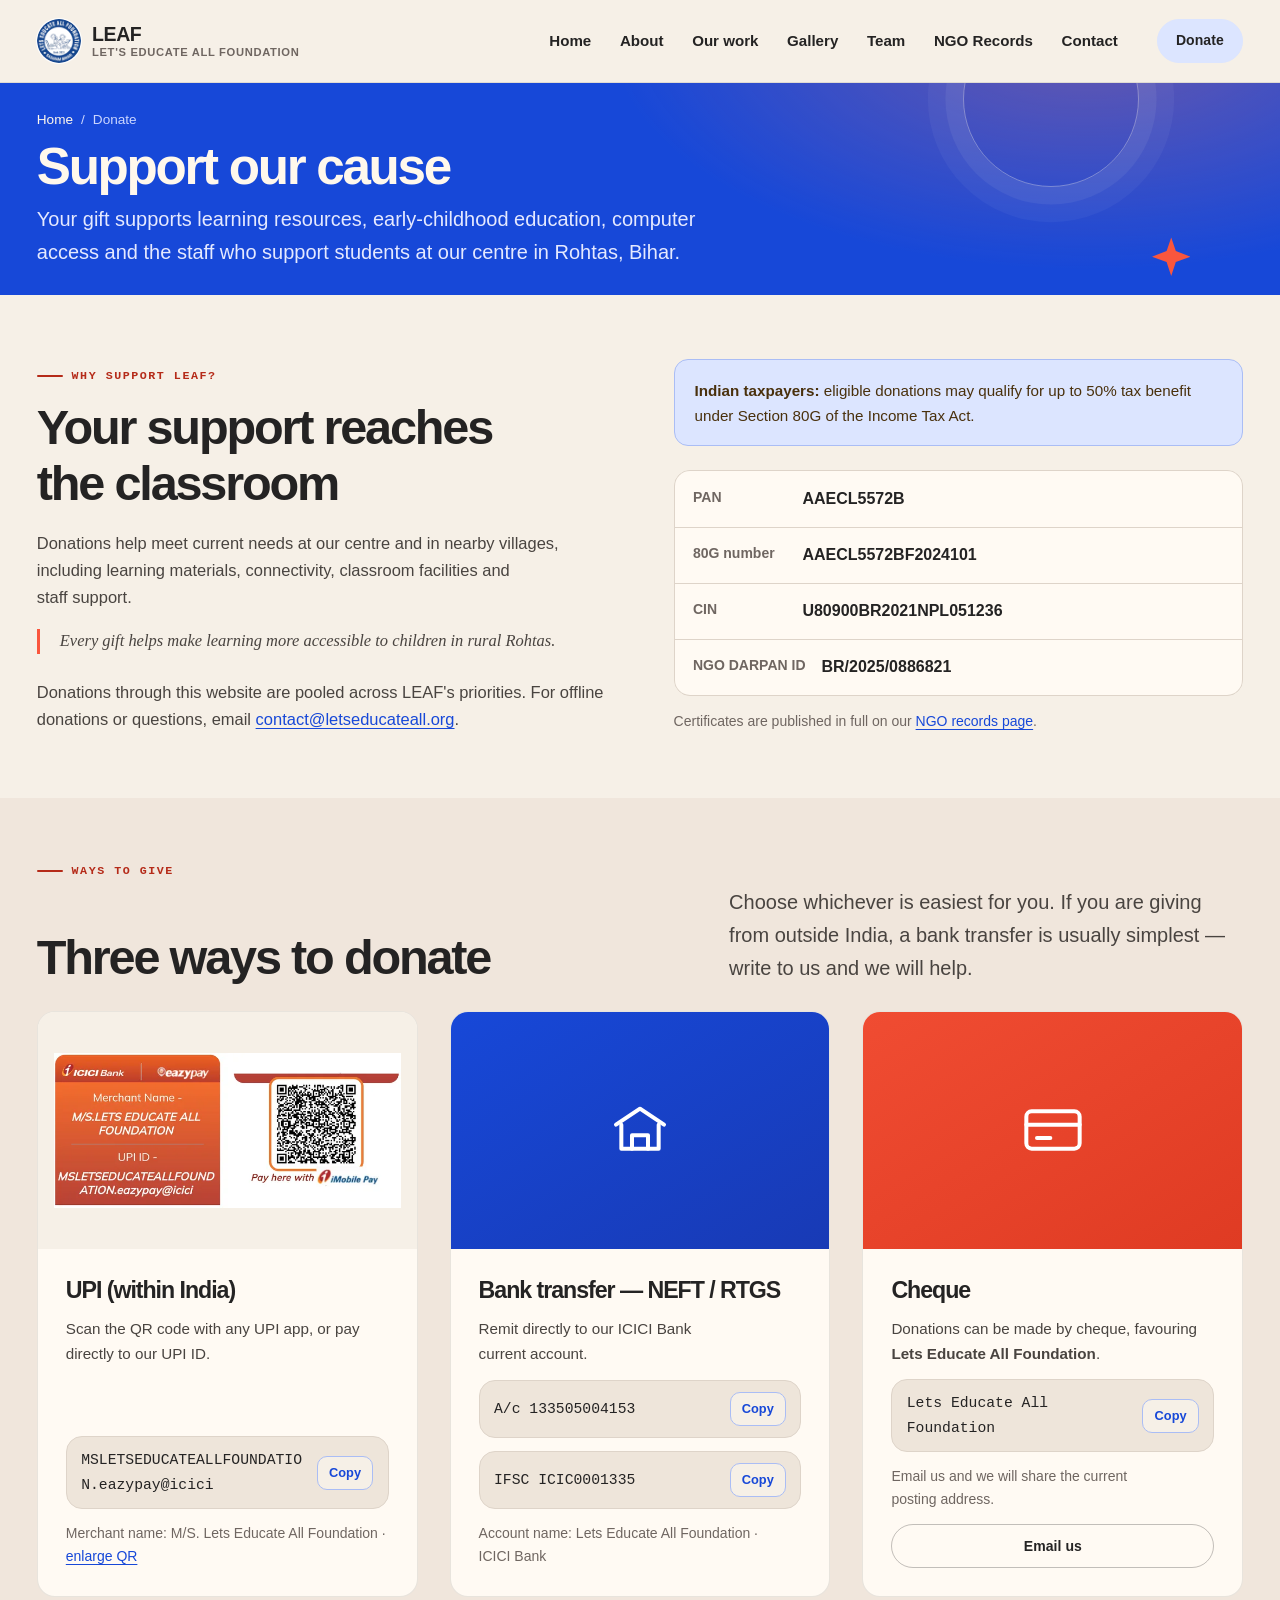
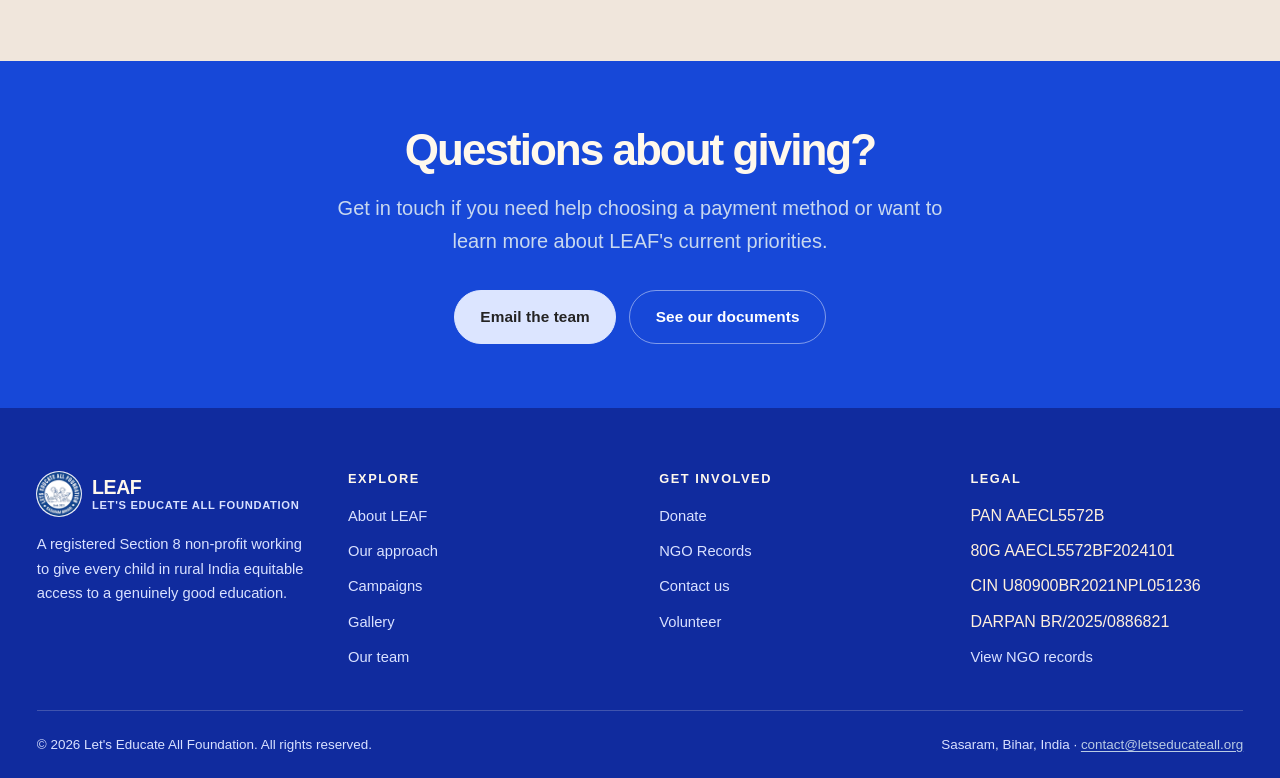
<file: donate.html>
<!DOCTYPE html>
<html lang="en">
<head>
<meta charset="utf-8">
<meta name="viewport" content="width=device-width, initial-scale=1">
<title>Donate — LEAF | Let's Educate All Foundation</title>
<meta name="description" content="Support LEAF's education work in Rohtas, Bihar. Donate by UPI, NEFT/RTGS bank transfer or cheque. Eligible Indian taxpayers may qualify for a tax benefit under Section 80G.">
<link rel="canonical" href="https://www.letseducateall.org/donate.html">
<meta name="theme-color" content="#1748d8">
<meta property="og:type" content="website">
<meta property="og:site_name" content="Let's Educate All Foundation">
<meta property="og:title" content="Donate to LEAF — Let's Educate All Foundation">
<meta property="og:description" content="Donate by UPI, bank transfer or cheque. Eligible Indian taxpayers may qualify for a tax benefit under Section 80G.">
<meta property="og:url" content="https://www.letseducateall.org/donate.html">
<meta property="og:image" content="https://www.letseducateall.org/assets/img/og-cover.jpg">
<meta name="twitter:card" content="summary_large_image">
<meta name="twitter:image" content="https://www.letseducateall.org/assets/img/og-cover.jpg">
<link rel="icon" href="favicon.ico" sizes="any">
<link rel="apple-touch-icon" href="apple-touch-icon.png">
<link rel="manifest" href="site.webmanifest">
<script>document.documentElement.classList.add("js");</script>
<link rel="stylesheet" href="assets/css/site.css">
<link rel="stylesheet" href="assets/css/human-theme.css">
</head>
<body>
<a class="skip-link" href="#main">Skip to main content</a>

<header class="site-header">
  <div class="wrap site-header__inner">
    <a class="brand" href="index.html" aria-label="LEAF — Let's Educate All Foundation, home">
      <picture><source type="image/webp" srcset="assets/img/logo-96.webp"><img src="assets/img/logo-96.png" width="44" height="44" alt=""></picture>
      <span class="brand__text"><span class="brand__mark">LEAF</span><span class="brand__sub">Let's Educate All Foundation</span></span>
    </a>
    <button class="nav-toggle" type="button" aria-expanded="false" aria-controls="primary-nav" aria-label="Open navigation menu"><span></span></button>
    <nav class="nav" id="primary-nav" aria-label="Primary">
      <a href="index.html">Home</a>
      <a href="index.html#about">About</a>
      <a href="index.html#campaigns">Our work</a>
      <a href="gallery.html">Gallery</a>
      <a href="index.html#team">Team</a>
      <a href="transparency.html">NGO Records</a>
      <a href="index.html#contact">Contact</a>
      <a class="btn btn--accent btn--sm" href="donate.html" aria-current="page">Donate</a>
    </nav>
    <a class="btn btn--accent btn--sm header-cta" href="donate.html" aria-current="page">Donate</a>
  </div>
</header>

<main id="main">

  <section class="page-hero">
    <div class="wrap">
      <nav class="breadcrumb" aria-label="Breadcrumb">
        <a href="index.html">Home</a><span aria-hidden="true">/</span><span>Donate</span>
      </nav>
      <h1>Support our cause</h1>
      <p>Your gift supports learning resources, early-childhood education, computer access and the staff who support students at our centre in Rohtas, Bihar.</p>
    </div>
  </section>

  <section class="section">
    <div class="wrap">
      <div class="split">
        <div class="reveal">
          <span class="eyebrow">Why support LEAF?</span>
          <h2>Your support reaches the classroom</h2>
          <p>Donations help meet current needs at our centre and in nearby villages, including learning materials, connectivity, classroom facilities and staff support.</p>
          <p class="pull">Every gift helps make learning more accessible to children in rural Rohtas.</p>
          <p>Donations through this website are pooled across LEAF's priorities. For offline donations or questions, email <a href="mailto:contact@letseducateall.org">contact@letseducateall.org</a>.</p>
        </div>
        <div class="reveal">
          <div class="notice">
            <strong>Indian taxpayers:</strong> eligible donations may qualify for up to 50% tax benefit under Section 80G of the Income Tax Act.
          </div>
          <dl class="facts" style="margin-top:1.5rem">
            <div class="fact"><dt>PAN</dt><dd>AAECL5572B</dd></div>
            <div class="fact"><dt>80G number</dt><dd>AAECL5572BF2024101</dd></div>
            <div class="fact"><dt>CIN</dt><dd>U80900BR2021NPL051236</dd></div>
            <div class="fact"><dt>NGO DARPAN ID</dt><dd>BR/2025/0886821</dd></div>
          </dl>
          <p style="font-size:var(--t-small);color:var(--ink-mute);margin-top:.9rem">
            Certificates are published in full on our <a href="transparency.html">NGO records page</a>.
          </p>
        </div>
      </div>
    </div>
  </section>

  <!-- ways to give -->
  <section class="section section--tint" id="ways">
    <div class="wrap">
      <div class="section-head section-head--center reveal">
        <span class="eyebrow">Ways to give</span>
        <h2>Three ways to donate</h2>
        <p>Choose whichever is easiest for you. If you are giving from outside India, a bank transfer is usually simplest — write to us and we will help.</p>
      </div>

      <div class="campaigns">

        <!-- UPI -->
        <article class="campaign reveal">
          <div class="campaign__media" style="aspect-ratio:16/10;display:grid;place-items:center;background:var(--surface);padding:1rem">
            <a href="assets/img/upi-960.jpg" target="_blank" rel="noopener" title="Open the QR code full size">
              <picture>
                <source type="image/webp" sizes="(min-width: 980px) 31vw, 92vw" srcset="assets/img/upi-640.webp 640w, assets/img/upi-960.webp 960w">
                <img src="assets/img/upi-640.jpg" srcset="assets/img/upi-640.jpg 640w, assets/img/upi-960.jpg 960w" sizes="(min-width: 980px) 31vw, 92vw" width="960" height="430" alt="ICICI eazypay UPI card for M/S. Lets Educate All Foundation with a scannable QR code. Opens full size." loading="lazy" style="object-fit:contain">
              </picture>
            </a>
          </div>
          <div class="campaign__body">
            <h3>UPI (within India)</h3>
            <p>Scan the QR code with any UPI app, or pay directly to our UPI ID.</p>
            <div class="copy-field">
              <code>MSLETSEDUCATEALLFOUNDATION.eazypay@icici</code>
              <button class="copy-btn" type="button" data-copy="MSLETSEDUCATEALLFOUNDATION.eazypay@icici">Copy</button>
            </div>
            <p style="font-size:var(--t-small);color:var(--ink-mute);flex:none">Merchant name: M/S. Lets Educate All Foundation · <a href="assets/img/upi-960.jpg" target="_blank" rel="noopener">enlarge QR</a></p>
          </div>
        </article>

        <!-- Bank -->
        <article class="campaign reveal">
          <div class="campaign__media" style="aspect-ratio:16/10;display:grid;place-items:center;background:linear-gradient(150deg,var(--navy-600),var(--navy-800));color:#fff">
            <svg width="64" height="64" viewBox="0 0 24 24" fill="none" stroke="currentColor" stroke-width="1.5" stroke-linecap="round" stroke-linejoin="round" aria-hidden="true"><path d="M3 10 12 4l9 6"/><path d="M5 10v9h14v-9"/><path d="M9 19v-5h6v5"/></svg>
          </div>
          <div class="campaign__body">
            <h3>Bank transfer — NEFT / RTGS</h3>
            <p>Remit directly to our ICICI Bank current account.</p>
            <div class="copy-field">
              <code>A/c 133505004153</code>
              <button class="copy-btn" type="button" data-copy="133505004153">Copy</button>
            </div>
            <div class="copy-field">
              <code>IFSC ICIC0001335</code>
              <button class="copy-btn" type="button" data-copy="ICIC0001335">Copy</button>
            </div>
            <p style="font-size:var(--t-small);color:var(--ink-mute);flex:none">Account name: Lets Educate All Foundation · ICICI Bank</p>
          </div>
        </article>

        <!-- Cheque -->
        <article class="campaign reveal">
          <div class="campaign__media" style="aspect-ratio:16/10;display:grid;place-items:center;background:linear-gradient(150deg,var(--saffron-500),var(--saffron-600));color:#fff">
            <svg width="64" height="64" viewBox="0 0 24 24" fill="none" stroke="currentColor" stroke-width="1.5" stroke-linecap="round" stroke-linejoin="round" aria-hidden="true"><rect x="2" y="5" width="20" height="14" rx="2"/><path d="M2 10h20"/><path d="M6 15h5"/></svg>
          </div>
          <div class="campaign__body">
            <h3>Cheque</h3>
            <p>Donations can be made by cheque, favouring <strong>Lets Educate All Foundation</strong>.</p>
            <div class="copy-field">
              <code>Lets Educate All Foundation</code>
              <button class="copy-btn" type="button" data-copy="Lets Educate All Foundation">Copy</button>
            </div>
            <p style="font-size:var(--t-small);color:var(--ink-mute);flex:none">Email us and we will share the current posting address.</p>
            <a class="btn btn--ghost btn--sm" href="mailto:contact@letseducateall.org?subject=Cheque%20donation%20to%20LEAF">Email us</a>
          </div>
        </article>
      </div>
    </div>
  </section>

  <section class="section section--navy">
    <div class="wrap cta-band reveal">
      <h2>Questions about giving?</h2>
      <p>Get in touch if you need help choosing a payment method or want to learn more about LEAF's current priorities.</p>
      <div class="btn-row">
        <a class="btn btn--accent" href="mailto:contact@letseducateall.org?subject=Donating%20to%20LEAF">Email the team</a>
        <a class="btn btn--on-dark" href="transparency.html">See our documents</a>
      </div>
    </div>
  </section>

</main>

<footer class="site-footer">
  <div class="wrap">
    <div class="footer-grid">
      <div>
        <a class="brand" href="index.html">
          <picture><source type="image/webp" srcset="assets/img/logo-96.webp"><img src="assets/img/logo-96.png" width="44" height="44" alt=""></picture>
          <span class="brand__text"><span class="brand__mark">LEAF</span><span class="brand__sub">Let's Educate All Foundation</span></span>
        </a>
        <p>A registered Section 8 non-profit working to give every child in rural India equitable access to a genuinely good education.</p>
      </div>
      <div class="footer-col">
        <h3>Explore</h3>
        <ul>
          <li><a href="index.html#about">About LEAF</a></li>
          <li><a href="index.html#approach">Our approach</a></li>
          <li><a href="index.html#campaigns">Campaigns</a></li>
          <li><a href="gallery.html">Gallery</a></li>
          <li><a href="index.html#team">Our team</a></li>
        </ul>
      </div>
      <div class="footer-col">
        <h3>Get involved</h3>
        <ul>
          <li><a href="donate.html">Donate</a></li>
          <li><a href="transparency.html">NGO Records</a></li>
          <li><a href="index.html#contact">Contact us</a></li>
          <li><a href="mailto:contact@letseducateall.org">Volunteer</a></li>
        </ul>
      </div>
      <div class="footer-col">
        <h3>Legal</h3>
        <ul>
          <li>PAN AAECL5572B</li>
          <li>80G AAECL5572BF2024101</li>
          <li>CIN U80900BR2021NPL051236</li>
          <li>DARPAN BR/2025/0886821</li>
          <li><a href="transparency.html">View NGO records</a></li>
        </ul>
      </div>
    </div>
    <div class="footer-bottom">
      <span>&copy; <span data-year>2026</span> Let's Educate All Foundation. All rights reserved.</span>
      <span>Sasaram, Bihar, India · <a href="mailto:contact@letseducateall.org" style="color:#b9cbe4">contact@letseducateall.org</a></span>
    </div>
  </div>
</footer>

<script src="assets/js/site.js" defer></script>
</body>
</html>
</file>
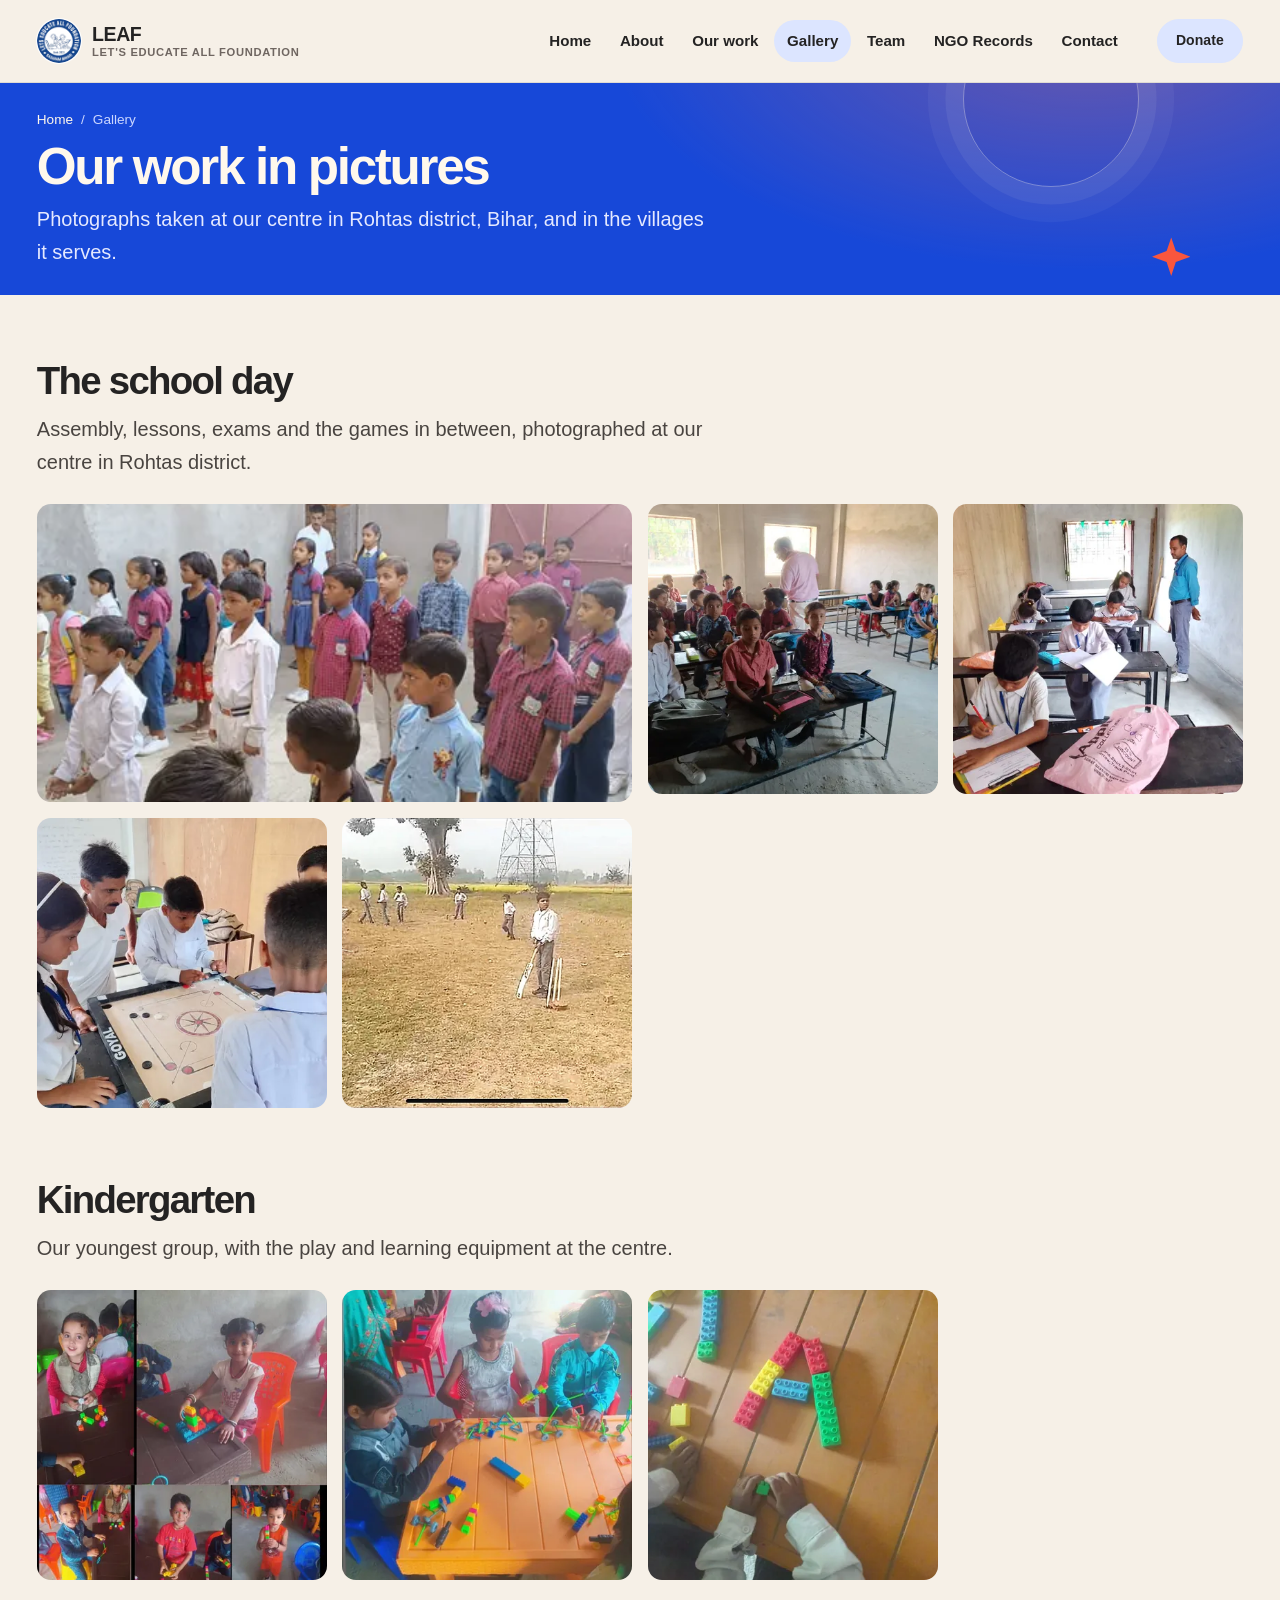
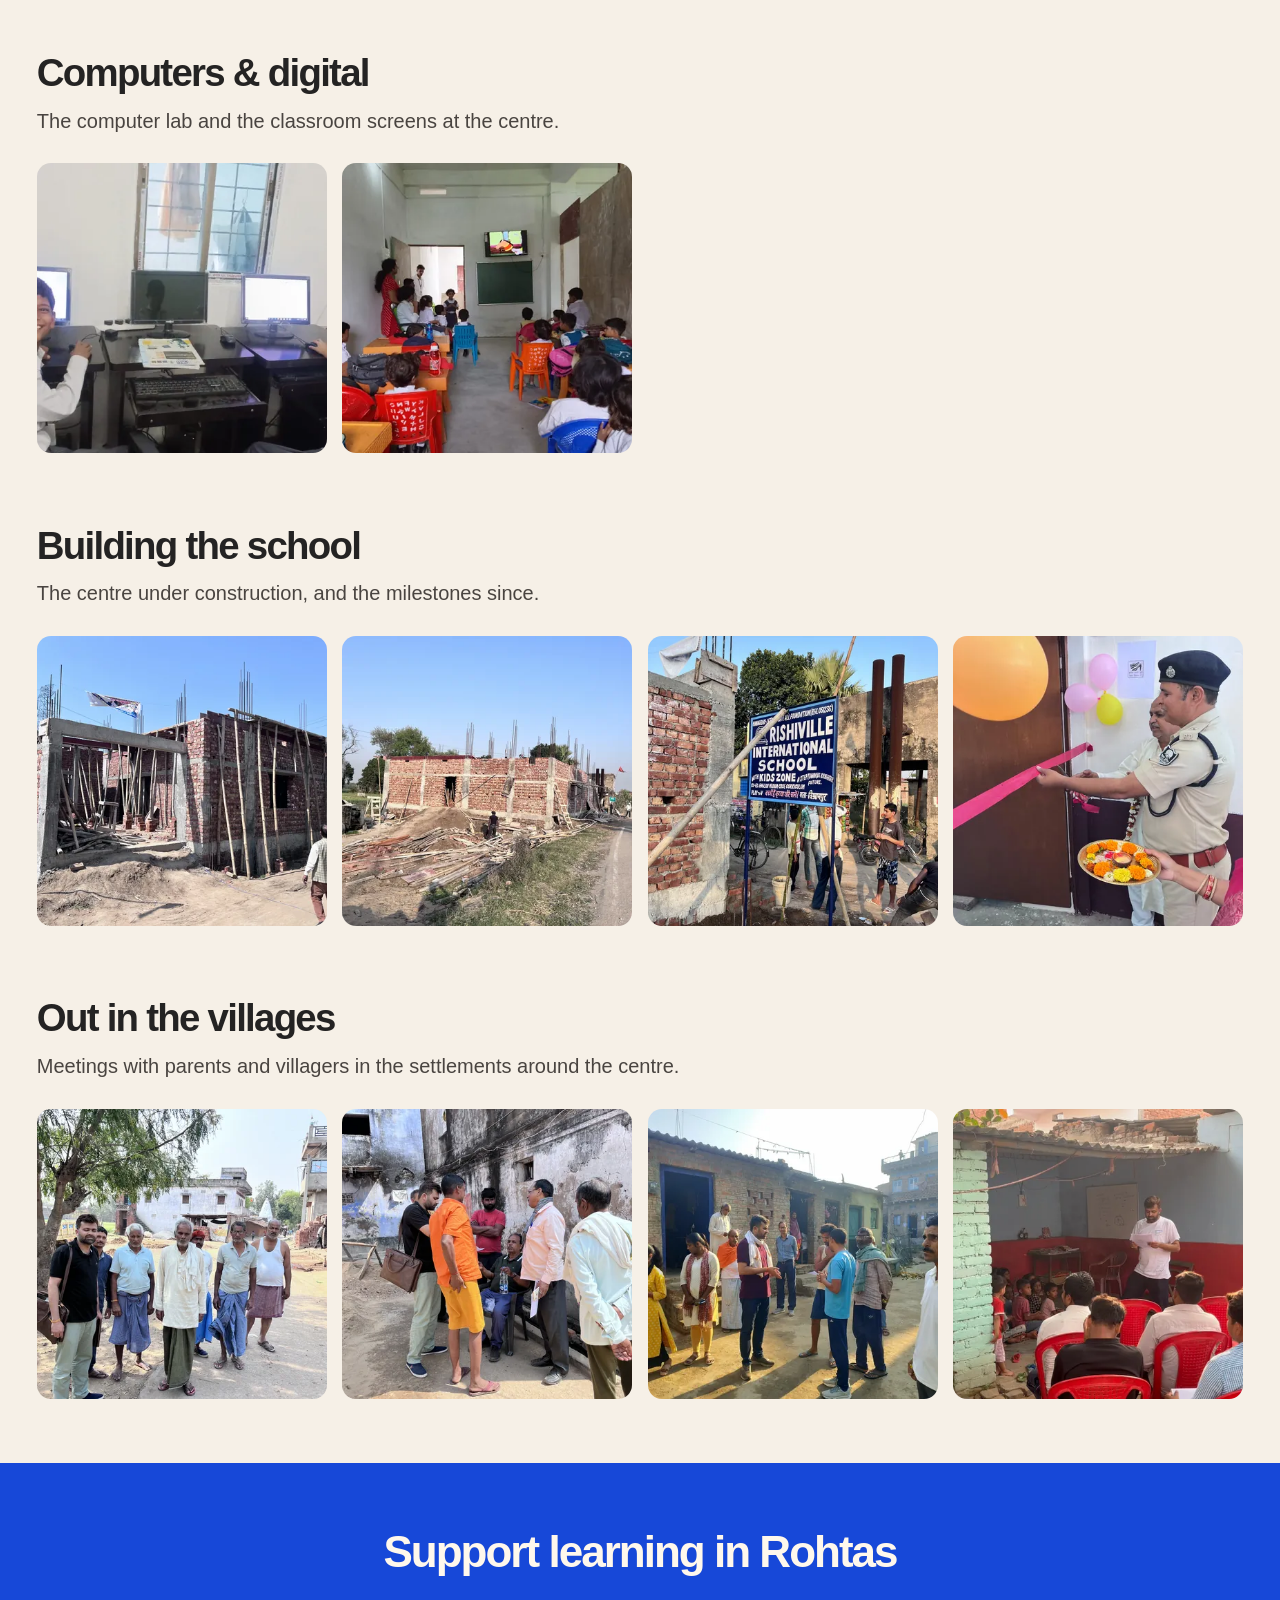
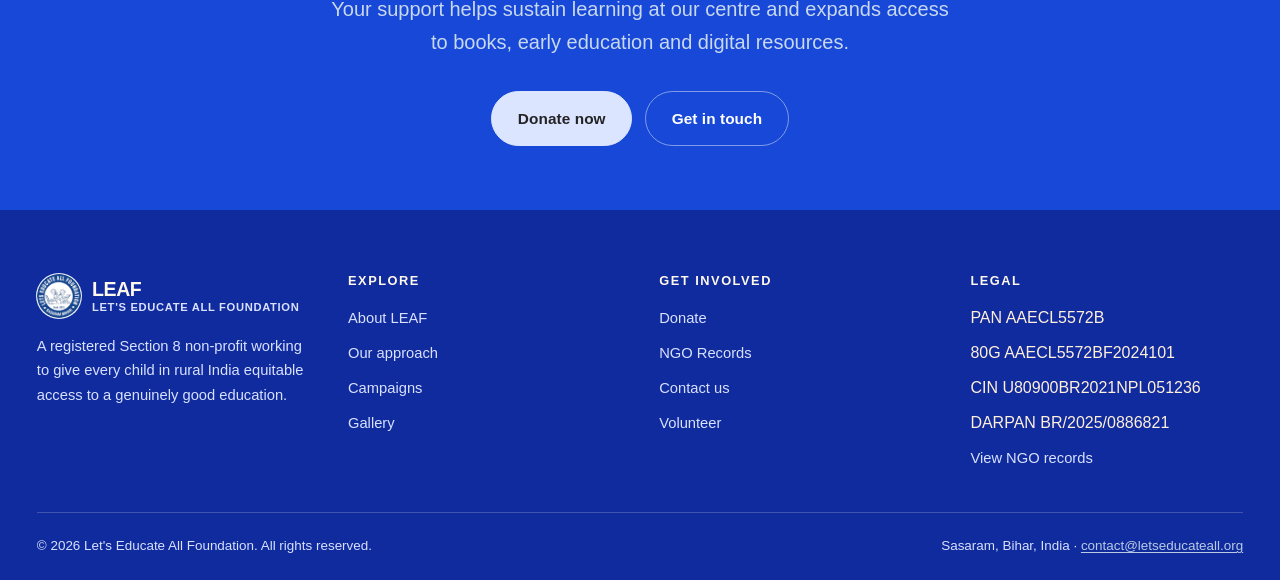
<file: gallery.html>
<!DOCTYPE html>
<html lang="en">
<head>
<meta charset="utf-8">
<meta name="viewport" content="width=device-width, initial-scale=1">
<title>Gallery — LEAF | Let's Educate All Foundation</title>
<meta name="description" content="Photographs from LEAF's centre in Rohtas district, Bihar: classrooms, the computer lab, the library opening, kindergarten, exams and village outreach.">
<link rel="canonical" href="https://www.letseducateall.org/gallery.html">
<meta name="theme-color" content="#1748d8">
<meta property="og:type" content="website">
<meta property="og:site_name" content="Let's Educate All Foundation">
<meta property="og:title" content="Gallery — LEAF">
<meta property="og:description" content="18 photographs from our centre in rural Bihar — classrooms, the computer lab, the library, kindergarten and village outreach.">
<meta property="og:url" content="https://www.letseducateall.org/gallery.html">
<meta property="og:image" content="https://www.letseducateall.org/assets/img/og-cover.jpg">
<meta name="twitter:card" content="summary_large_image">
<meta name="twitter:image" content="https://www.letseducateall.org/assets/img/og-cover.jpg">
<link rel="icon" href="favicon.ico" sizes="any">
<link rel="apple-touch-icon" href="apple-touch-icon.png">
<link rel="manifest" href="site.webmanifest">
<script>document.documentElement.classList.add("js");</script>
<link rel="stylesheet" href="assets/css/site.css">
<link rel="stylesheet" href="assets/css/human-theme.css">
</head>
<body>
<a class="skip-link" href="#main">Skip to main content</a>

<header class="site-header">
  <div class="wrap site-header__inner">
    <a class="brand" href="index.html" aria-label="LEAF — Let's Educate All Foundation, home">
      <picture><source type="image/webp" srcset="assets/img/logo-96.webp"><img src="assets/img/logo-96.png" width="44" height="44" alt=""></picture>
      <span class="brand__text"><span class="brand__mark">LEAF</span><span class="brand__sub">Let's Educate All Foundation</span></span>
    </a>
    <button class="nav-toggle" type="button" aria-expanded="false" aria-controls="primary-nav" aria-label="Open navigation menu"><span></span></button>
    <nav class="nav" id="primary-nav" aria-label="Primary">
      <a href="index.html">Home</a>
      <a href="index.html#about">About</a>
      <a href="index.html#campaigns">Our work</a>
      <a href="gallery.html" aria-current="page">Gallery</a>
      <a href="index.html#team">Team</a>
      <a href="transparency.html">NGO Records</a>
      <a href="index.html#contact">Contact</a>
      <a class="btn btn--accent btn--sm" href="donate.html">Donate</a>
    </nav>
    <a class="btn btn--accent btn--sm header-cta" href="donate.html">Donate</a>
  </div>
</header>

<main id="main">

  <section class="page-hero">
    <div class="wrap">
      <nav class="breadcrumb" aria-label="Breadcrumb">
        <a href="index.html">Home</a><span aria-hidden="true">/</span><span>Gallery</span>
      </nav>
      <h1>Our work in pictures</h1>
      <p>Photographs taken at our centre in Rohtas district, Bihar, and in the villages it serves.</p>
    </div>
  </section>

  <section class="section">
    <div class="wrap gallery-groups">
      <div class="gallery-group reveal" id="school-day">
        <h2>The school day</h2>
        <p>Assembly, lessons, exams and the games in between, photographed at our centre in Rohtas district.</p>
        <div class="gallery">
        <a class="gallery__item gallery__item--wide" href="assets/img/g-assembly-line-860.jpg" target="_blank" rel="noopener">
          <picture>
            <source type="image/webp" sizes="(min-width: 940px) 22vw, (min-width: 620px) 30vw, 46vw" srcset="assets/img/g-assembly-line-420.webp 420w, assets/img/g-assembly-line-640.webp 640w, assets/img/g-assembly-line-860.webp 860w">
            <img src="assets/img/g-assembly-line-640.jpg" srcset="assets/img/g-assembly-line-420.jpg 420w, assets/img/g-assembly-line-640.jpg 640w, assets/img/g-assembly-line-860.jpg 860w" sizes="(min-width: 940px) 22vw, (min-width: 620px) 30vw, 46vw" alt="Students in uniform standing in lines in the school courtyard." loading="lazy">
          </picture>
          <span class="gallery__zoom" aria-hidden="true"><svg width="15" height="15" viewBox="0 0 24 24" fill="none" stroke="currentColor" stroke-width="2.2" stroke-linecap="round"><circle cx="11" cy="11" r="7"/><path d="m20 20-3.5-3.5M11 8v6M8 11h6"/></svg></span>
          <figcaption>Morning lines</figcaption>
        </a>
        <a class="gallery__item" href="assets/img/g-classroom-teacher-860.jpg" target="_blank" rel="noopener">
          <picture>
            <source type="image/webp" sizes="(min-width: 940px) 22vw, (min-width: 620px) 30vw, 46vw" srcset="assets/img/g-classroom-teacher-420.webp 420w, assets/img/g-classroom-teacher-640.webp 640w, assets/img/g-classroom-teacher-860.webp 860w">
            <img src="assets/img/g-classroom-teacher-640.jpg" srcset="assets/img/g-classroom-teacher-420.jpg 420w, assets/img/g-classroom-teacher-640.jpg 640w, assets/img/g-classroom-teacher-860.jpg 860w" sizes="(min-width: 940px) 22vw, (min-width: 620px) 30vw, 46vw" alt="A teacher standing beside rows of benches as students work at their desks." loading="lazy">
          </picture>
          <span class="gallery__zoom" aria-hidden="true"><svg width="15" height="15" viewBox="0 0 24 24" fill="none" stroke="currentColor" stroke-width="2.2" stroke-linecap="round"><circle cx="11" cy="11" r="7"/><path d="m20 20-3.5-3.5M11 8v6M8 11h6"/></svg></span>
          <figcaption>In class</figcaption>
        </a>
        <a class="gallery__item" href="assets/img/g-exam-writing-860.jpg" target="_blank" rel="noopener">
          <picture>
            <source type="image/webp" sizes="(min-width: 940px) 22vw, (min-width: 620px) 30vw, 46vw" srcset="assets/img/g-exam-writing-420.webp 420w, assets/img/g-exam-writing-640.webp 640w, assets/img/g-exam-writing-860.webp 860w">
            <img src="assets/img/g-exam-writing-640.jpg" srcset="assets/img/g-exam-writing-420.jpg 420w, assets/img/g-exam-writing-640.jpg 640w, assets/img/g-exam-writing-860.jpg 860w" sizes="(min-width: 940px) 22vw, (min-width: 620px) 30vw, 46vw" alt="A student writing at a desk during an examination." loading="lazy">
          </picture>
          <span class="gallery__zoom" aria-hidden="true"><svg width="15" height="15" viewBox="0 0 24 24" fill="none" stroke="currentColor" stroke-width="2.2" stroke-linecap="round"><circle cx="11" cy="11" r="7"/><path d="m20 20-3.5-3.5M11 8v6M8 11h6"/></svg></span>
          <figcaption>Examinations</figcaption>
        </a>
        <a class="gallery__item" href="assets/img/carrom-860.jpg" target="_blank" rel="noopener">
          <picture>
            <source type="image/webp" sizes="(min-width: 940px) 22vw, (min-width: 620px) 30vw, 46vw" srcset="assets/img/carrom-420.webp 420w, assets/img/carrom-640.webp 640w, assets/img/carrom-860.webp 860w">
            <img src="assets/img/carrom-640.jpg" srcset="assets/img/carrom-420.jpg 420w, assets/img/carrom-640.jpg 640w, assets/img/carrom-860.jpg 860w" sizes="(min-width: 940px) 22vw, (min-width: 620px) 30vw, 46vw" alt="Students playing a carrom board match together." loading="lazy">
          </picture>
          <span class="gallery__zoom" aria-hidden="true"><svg width="15" height="15" viewBox="0 0 24 24" fill="none" stroke="currentColor" stroke-width="2.2" stroke-linecap="round"><circle cx="11" cy="11" r="7"/><path d="m20 20-3.5-3.5M11 8v6M8 11h6"/></svg></span>
          <figcaption>Carrom</figcaption>
        </a>
        <a class="gallery__item" href="assets/img/g-cricket-860.jpg" target="_blank" rel="noopener">
          <picture>
            <source type="image/webp" sizes="(min-width: 940px) 22vw, (min-width: 620px) 30vw, 46vw" srcset="assets/img/g-cricket-420.webp 420w, assets/img/g-cricket-640.webp 640w, assets/img/g-cricket-860.webp 860w">
            <img src="assets/img/g-cricket-640.jpg" srcset="assets/img/g-cricket-420.jpg 420w, assets/img/g-cricket-640.jpg 640w, assets/img/g-cricket-860.jpg 860w" sizes="(min-width: 940px) 22vw, (min-width: 620px) 30vw, 46vw" alt="Children playing cricket on an open field beside the school." loading="lazy">
          </picture>
          <span class="gallery__zoom" aria-hidden="true"><svg width="15" height="15" viewBox="0 0 24 24" fill="none" stroke="currentColor" stroke-width="2.2" stroke-linecap="round"><circle cx="11" cy="11" r="7"/><path d="m20 20-3.5-3.5M11 8v6M8 11h6"/></svg></span>
          <figcaption>Cricket on the field</figcaption>
        </a>
        </div>
      </div>

      <div class="gallery-group reveal" id="kindergarten">
        <h2>Kindergarten</h2>
        <p>Our youngest group, with the play and learning equipment at the centre.</p>
        <div class="gallery">
        <a class="gallery__item" href="assets/img/g-kg-blocks-860.jpg" target="_blank" rel="noopener">
          <picture>
            <source type="image/webp" sizes="(min-width: 940px) 22vw, (min-width: 620px) 30vw, 46vw" srcset="assets/img/g-kg-blocks-420.webp 420w, assets/img/g-kg-blocks-640.webp 640w, assets/img/g-kg-blocks-860.webp 860w">
            <img src="assets/img/g-kg-blocks-640.jpg" srcset="assets/img/g-kg-blocks-420.jpg 420w, assets/img/g-kg-blocks-640.jpg 640w, assets/img/g-kg-blocks-860.jpg 860w" sizes="(min-width: 940px) 22vw, (min-width: 620px) 30vw, 46vw" alt="A young girl threading brightly coloured beads at a table." loading="lazy">
          </picture>
          <span class="gallery__zoom" aria-hidden="true"><svg width="15" height="15" viewBox="0 0 24 24" fill="none" stroke="currentColor" stroke-width="2.2" stroke-linecap="round"><circle cx="11" cy="11" r="7"/><path d="m20 20-3.5-3.5M11 8v6M8 11h6"/></svg></span>
          <figcaption>Fine motor work</figcaption>
        </a>
        <a class="gallery__item" href="assets/img/g-kg-table-860.jpg" target="_blank" rel="noopener">
          <picture>
            <source type="image/webp" sizes="(min-width: 940px) 22vw, (min-width: 620px) 30vw, 46vw" srcset="assets/img/g-kg-table-420.webp 420w, assets/img/g-kg-table-640.webp 640w, assets/img/g-kg-table-860.webp 860w">
            <img src="assets/img/g-kg-table-640.jpg" srcset="assets/img/g-kg-table-420.jpg 420w, assets/img/g-kg-table-640.jpg 640w, assets/img/g-kg-table-860.jpg 860w" sizes="(min-width: 940px) 22vw, (min-width: 620px) 30vw, 46vw" alt="Nursery children building with coloured blocks around a low table." loading="lazy">
          </picture>
          <span class="gallery__zoom" aria-hidden="true"><svg width="15" height="15" viewBox="0 0 24 24" fill="none" stroke="currentColor" stroke-width="2.2" stroke-linecap="round"><circle cx="11" cy="11" r="7"/><path d="m20 20-3.5-3.5M11 8v6M8 11h6"/></svg></span>
          <figcaption>Around the table</figcaption>
        </a>
        <a class="gallery__item" href="assets/img/g-kg-letters-860.jpg" target="_blank" rel="noopener">
          <picture>
            <source type="image/webp" sizes="(min-width: 940px) 22vw, (min-width: 620px) 30vw, 46vw" srcset="assets/img/g-kg-letters-420.webp 420w, assets/img/g-kg-letters-640.webp 640w, assets/img/g-kg-letters-860.webp 860w">
            <img src="assets/img/g-kg-letters-640.jpg" srcset="assets/img/g-kg-letters-420.jpg 420w, assets/img/g-kg-letters-640.jpg 640w, assets/img/g-kg-letters-860.jpg 860w" sizes="(min-width: 940px) 22vw, (min-width: 620px) 30vw, 46vw" alt="Coloured plastic blocks arranged to form letters of the alphabet." loading="lazy">
          </picture>
          <span class="gallery__zoom" aria-hidden="true"><svg width="15" height="15" viewBox="0 0 24 24" fill="none" stroke="currentColor" stroke-width="2.2" stroke-linecap="round"><circle cx="11" cy="11" r="7"/><path d="m20 20-3.5-3.5M11 8v6M8 11h6"/></svg></span>
          <figcaption>Letters from blocks</figcaption>
        </a>
        </div>
      </div>

      <div class="gallery-group reveal" id="computers">
        <h2>Computers &amp; digital</h2>
        <p>The computer lab and the classroom screens at the centre.</p>
        <div class="gallery">
        <a class="gallery__item" href="assets/img/g-computer-station-640.jpg" target="_blank" rel="noopener">
          <picture>
            <source type="image/webp" sizes="(min-width: 940px) 22vw, (min-width: 620px) 30vw, 46vw" srcset="assets/img/g-computer-station-420.webp 420w, assets/img/g-computer-station-640.webp 640w">
            <img src="assets/img/g-computer-station-640.jpg" srcset="assets/img/g-computer-station-420.jpg 420w, assets/img/g-computer-station-640.jpg 640w" sizes="(min-width: 940px) 22vw, (min-width: 620px) 30vw, 46vw" alt="A desktop computer and keyboard set up at a workstation in the lab." loading="lazy">
          </picture>
          <span class="gallery__zoom" aria-hidden="true"><svg width="15" height="15" viewBox="0 0 24 24" fill="none" stroke="currentColor" stroke-width="2.2" stroke-linecap="round"><circle cx="11" cy="11" r="7"/><path d="m20 20-3.5-3.5M11 8v6M8 11h6"/></svg></span>
          <figcaption>A workstation</figcaption>
        </a>
        <a class="gallery__item" href="assets/img/g-smart-class-860.jpg" target="_blank" rel="noopener">
          <picture>
            <source type="image/webp" sizes="(min-width: 940px) 22vw, (min-width: 620px) 30vw, 46vw" srcset="assets/img/g-smart-class-420.webp 420w, assets/img/g-smart-class-640.webp 640w, assets/img/g-smart-class-860.webp 860w">
            <img src="assets/img/g-smart-class-640.jpg" srcset="assets/img/g-smart-class-420.jpg 420w, assets/img/g-smart-class-640.jpg 640w, assets/img/g-smart-class-860.jpg 860w" sizes="(min-width: 940px) 22vw, (min-width: 620px) 30vw, 46vw" alt="Children seated on small chairs facing a wall-mounted classroom screen." loading="lazy">
          </picture>
          <span class="gallery__zoom" aria-hidden="true"><svg width="15" height="15" viewBox="0 0 24 24" fill="none" stroke="currentColor" stroke-width="2.2" stroke-linecap="round"><circle cx="11" cy="11" r="7"/><path d="m20 20-3.5-3.5M11 8v6M8 11h6"/></svg></span>
          <figcaption>Screen in class</figcaption>
        </a>
        </div>
      </div>

      <div class="gallery-group reveal" id="building">
        <h2>Building the school</h2>
        <p>The centre under construction, and the milestones since.</p>
        <div class="gallery">
        <a class="gallery__item" href="assets/img/g-build-early-860.jpg" target="_blank" rel="noopener">
          <picture>
            <source type="image/webp" sizes="(min-width: 940px) 22vw, (min-width: 620px) 30vw, 46vw" srcset="assets/img/g-build-early-420.webp 420w, assets/img/g-build-early-640.webp 640w, assets/img/g-build-early-860.webp 860w">
            <img src="assets/img/g-build-early-640.jpg" srcset="assets/img/g-build-early-420.jpg 420w, assets/img/g-build-early-640.jpg 640w, assets/img/g-build-early-860.jpg 860w" sizes="(min-width: 940px) 22vw, (min-width: 620px) 30vw, 46vw" alt="An early stage of construction showing brickwork and exposed reinforcement bars." loading="lazy">
          </picture>
          <span class="gallery__zoom" aria-hidden="true"><svg width="15" height="15" viewBox="0 0 24 24" fill="none" stroke="currentColor" stroke-width="2.2" stroke-linecap="round"><circle cx="11" cy="11" r="7"/><path d="m20 20-3.5-3.5M11 8v6M8 11h6"/></svg></span>
          <figcaption>Early construction</figcaption>
        </a>
        <a class="gallery__item" href="assets/img/g-build-walls-860.jpg" target="_blank" rel="noopener">
          <picture>
            <source type="image/webp" sizes="(min-width: 940px) 22vw, (min-width: 620px) 30vw, 46vw" srcset="assets/img/g-build-walls-420.webp 420w, assets/img/g-build-walls-640.webp 640w, assets/img/g-build-walls-860.webp 860w">
            <img src="assets/img/g-build-walls-640.jpg" srcset="assets/img/g-build-walls-420.jpg 420w, assets/img/g-build-walls-640.jpg 640w, assets/img/g-build-walls-860.jpg 860w" sizes="(min-width: 940px) 22vw, (min-width: 620px) 30vw, 46vw" alt="Brick walls of the school building standing beside a village road." loading="lazy">
          </picture>
          <span class="gallery__zoom" aria-hidden="true"><svg width="15" height="15" viewBox="0 0 24 24" fill="none" stroke="currentColor" stroke-width="2.2" stroke-linecap="round"><circle cx="11" cy="11" r="7"/><path d="m20 20-3.5-3.5M11 8v6M8 11h6"/></svg></span>
          <figcaption>Walls going up</figcaption>
        </a>
        <a class="gallery__item" href="assets/img/g-signboard-860.jpg" target="_blank" rel="noopener">
          <picture>
            <source type="image/webp" sizes="(min-width: 940px) 22vw, (min-width: 620px) 30vw, 46vw" srcset="assets/img/g-signboard-420.webp 420w, assets/img/g-signboard-640.webp 640w, assets/img/g-signboard-860.webp 860w">
            <img src="assets/img/g-signboard-640.jpg" srcset="assets/img/g-signboard-420.jpg 420w, assets/img/g-signboard-640.jpg 640w, assets/img/g-signboard-860.jpg 860w" sizes="(min-width: 940px) 22vw, (min-width: 620px) 30vw, 46vw" alt="The Rishiville International School signboard mounted outside the building." loading="lazy">
          </picture>
          <span class="gallery__zoom" aria-hidden="true"><svg width="15" height="15" viewBox="0 0 24 24" fill="none" stroke="currentColor" stroke-width="2.2" stroke-linecap="round"><circle cx="11" cy="11" r="7"/><path d="m20 20-3.5-3.5M11 8v6M8 11h6"/></svg></span>
          <figcaption>The signboard</figcaption>
        </a>
        <a class="gallery__item" href="assets/img/library-ribbon-860.jpg" target="_blank" rel="noopener">
          <picture>
            <source type="image/webp" sizes="(min-width: 940px) 22vw, (min-width: 620px) 30vw, 46vw" srcset="assets/img/library-ribbon-420.webp 420w, assets/img/library-ribbon-640.webp 640w, assets/img/library-ribbon-860.webp 860w">
            <img src="assets/img/library-ribbon-640.jpg" srcset="assets/img/library-ribbon-420.jpg 420w, assets/img/library-ribbon-640.jpg 640w, assets/img/library-ribbon-860.jpg 860w" sizes="(min-width: 940px) 22vw, (min-width: 620px) 30vw, 46vw" alt="A local official cutting the ribbon to open the library." loading="lazy">
          </picture>
          <span class="gallery__zoom" aria-hidden="true"><svg width="15" height="15" viewBox="0 0 24 24" fill="none" stroke="currentColor" stroke-width="2.2" stroke-linecap="round"><circle cx="11" cy="11" r="7"/><path d="m20 20-3.5-3.5M11 8v6M8 11h6"/></svg></span>
          <figcaption>Opening the library</figcaption>
        </a>
        </div>
      </div>

      <div class="gallery-group reveal" id="villages">
        <h2>Out in the villages</h2>
        <p>Meetings with parents and villagers in the settlements around the centre.</p>
        <div class="gallery">
        <a class="gallery__item" href="assets/img/g-village-elders-860.jpg" target="_blank" rel="noopener">
          <picture>
            <source type="image/webp" sizes="(min-width: 940px) 22vw, (min-width: 620px) 30vw, 46vw" srcset="assets/img/g-village-elders-420.webp 420w, assets/img/g-village-elders-640.webp 640w, assets/img/g-village-elders-860.webp 860w">
            <img src="assets/img/g-village-elders-640.jpg" srcset="assets/img/g-village-elders-420.jpg 420w, assets/img/g-village-elders-640.jpg 640w, assets/img/g-village-elders-860.jpg 860w" sizes="(min-width: 940px) 22vw, (min-width: 620px) 30vw, 46vw" alt="A group of village men standing together on a lane during a LEAF visit." loading="lazy">
          </picture>
          <span class="gallery__zoom" aria-hidden="true"><svg width="15" height="15" viewBox="0 0 24 24" fill="none" stroke="currentColor" stroke-width="2.2" stroke-linecap="round"><circle cx="11" cy="11" r="7"/><path d="m20 20-3.5-3.5M11 8v6M8 11h6"/></svg></span>
          <figcaption>Meeting the village</figcaption>
        </a>
        <a class="gallery__item" href="assets/img/g-village-meeting-860.jpg" target="_blank" rel="noopener">
          <picture>
            <source type="image/webp" sizes="(min-width: 940px) 22vw, (min-width: 620px) 30vw, 46vw" srcset="assets/img/g-village-meeting-420.webp 420w, assets/img/g-village-meeting-640.webp 640w, assets/img/g-village-meeting-860.webp 860w">
            <img src="assets/img/g-village-meeting-640.jpg" srcset="assets/img/g-village-meeting-420.jpg 420w, assets/img/g-village-meeting-640.jpg 640w, assets/img/g-village-meeting-860.jpg 860w" sizes="(min-width: 940px) 22vw, (min-width: 620px) 30vw, 46vw" alt="LEAF team members talking with villagers outside a house." loading="lazy">
          </picture>
          <span class="gallery__zoom" aria-hidden="true"><svg width="15" height="15" viewBox="0 0 24 24" fill="none" stroke="currentColor" stroke-width="2.2" stroke-linecap="round"><circle cx="11" cy="11" r="7"/><path d="m20 20-3.5-3.5M11 8v6M8 11h6"/></svg></span>
          <figcaption>Door to door</figcaption>
        </a>
        <a class="gallery__item" href="assets/img/g-village-gathering-860.jpg" target="_blank" rel="noopener">
          <picture>
            <source type="image/webp" sizes="(min-width: 940px) 22vw, (min-width: 620px) 30vw, 46vw" srcset="assets/img/g-village-gathering-420.webp 420w, assets/img/g-village-gathering-640.webp 640w, assets/img/g-village-gathering-860.webp 860w">
            <img src="assets/img/g-village-gathering-640.jpg" srcset="assets/img/g-village-gathering-420.jpg 420w, assets/img/g-village-gathering-640.jpg 640w, assets/img/g-village-gathering-860.jpg 860w" sizes="(min-width: 940px) 22vw, (min-width: 620px) 30vw, 46vw" alt="Villagers and children gathered outdoors around LEAF volunteers." loading="lazy">
          </picture>
          <span class="gallery__zoom" aria-hidden="true"><svg width="15" height="15" viewBox="0 0 24 24" fill="none" stroke="currentColor" stroke-width="2.2" stroke-linecap="round"><circle cx="11" cy="11" r="7"/><path d="m20 20-3.5-3.5M11 8v6M8 11h6"/></svg></span>
          <figcaption>A gathering</figcaption>
        </a>
        <a class="gallery__item" href="assets/img/g-sabha-640.jpg" target="_blank" rel="noopener">
          <picture>
            <source type="image/webp" sizes="(min-width: 940px) 22vw, (min-width: 620px) 30vw, 46vw" srcset="assets/img/g-sabha-420.webp 420w, assets/img/g-sabha-640.webp 640w">
            <img src="assets/img/g-sabha-640.jpg" srcset="assets/img/g-sabha-420.jpg 420w, assets/img/g-sabha-640.jpg 640w" sizes="(min-width: 940px) 22vw, (min-width: 620px) 30vw, 46vw" alt="Villagers seated on chairs at an indoor community meeting." loading="lazy">
          </picture>
          <span class="gallery__zoom" aria-hidden="true"><svg width="15" height="15" viewBox="0 0 24 24" fill="none" stroke="currentColor" stroke-width="2.2" stroke-linecap="round"><circle cx="11" cy="11" r="7"/><path d="m20 20-3.5-3.5M11 8v6M8 11h6"/></svg></span>
          <figcaption>Village sabha</figcaption>
        </a>
        </div>
      </div>
    </div>
  </section>

  <section class="section section--navy">
    <div class="wrap cta-band reveal">
      <h2>Support learning in Rohtas</h2>
      <p>Your support helps sustain learning at our centre and expands access to books, early education and digital resources.</p>
      <div class="btn-row">
        <a class="btn btn--accent" href="donate.html">Donate now</a>
        <a class="btn btn--on-dark" href="index.html#contact">Get in touch</a>
      </div>
    </div>
  </section>

</main>

<footer class="site-footer">
  <div class="wrap">
    <div class="footer-grid">
      <div>
        <a class="brand" href="index.html">
          <picture><source type="image/webp" srcset="assets/img/logo-96.webp"><img src="assets/img/logo-96.png" width="44" height="44" alt=""></picture>
          <span class="brand__text"><span class="brand__mark">LEAF</span><span class="brand__sub">Let's Educate All Foundation</span></span>
        </a>
        <p>A registered Section 8 non-profit working to give every child in rural India equitable access to a genuinely good education.</p>
      </div>
      <div class="footer-col">
        <h3>Explore</h3>
        <ul>
          <li><a href="index.html#about">About LEAF</a></li>
          <li><a href="index.html#approach">Our approach</a></li>
          <li><a href="index.html#campaigns">Campaigns</a></li>
          <li><a href="gallery.html">Gallery</a></li>
        </ul>
      </div>
      <div class="footer-col">
        <h3>Get involved</h3>
        <ul>
          <li><a href="donate.html">Donate</a></li>
          <li><a href="transparency.html">NGO Records</a></li>
          <li><a href="index.html#contact">Contact us</a></li>
          <li><a href="mailto:contact@letseducateall.org">Volunteer</a></li>
        </ul>
      </div>
      <div class="footer-col">
        <h3>Legal</h3>
        <ul>
          <li>PAN AAECL5572B</li>
          <li>80G AAECL5572BF2024101</li>
          <li>CIN U80900BR2021NPL051236</li>
          <li>DARPAN BR/2025/0886821</li>
          <li><a href="transparency.html">View NGO records</a></li>
        </ul>
      </div>
    </div>
    <div class="footer-bottom">
      <span>&copy; <span data-year>2026</span> Let's Educate All Foundation. All rights reserved.</span>
      <span>Sasaram, Bihar, India · <a href="mailto:contact@letseducateall.org" style="color:#b9cbe4">contact@letseducateall.org</a></span>
    </div>
  </div>
</footer>

<script src="assets/js/site.js" defer></script>
</body>
</html>
</file>
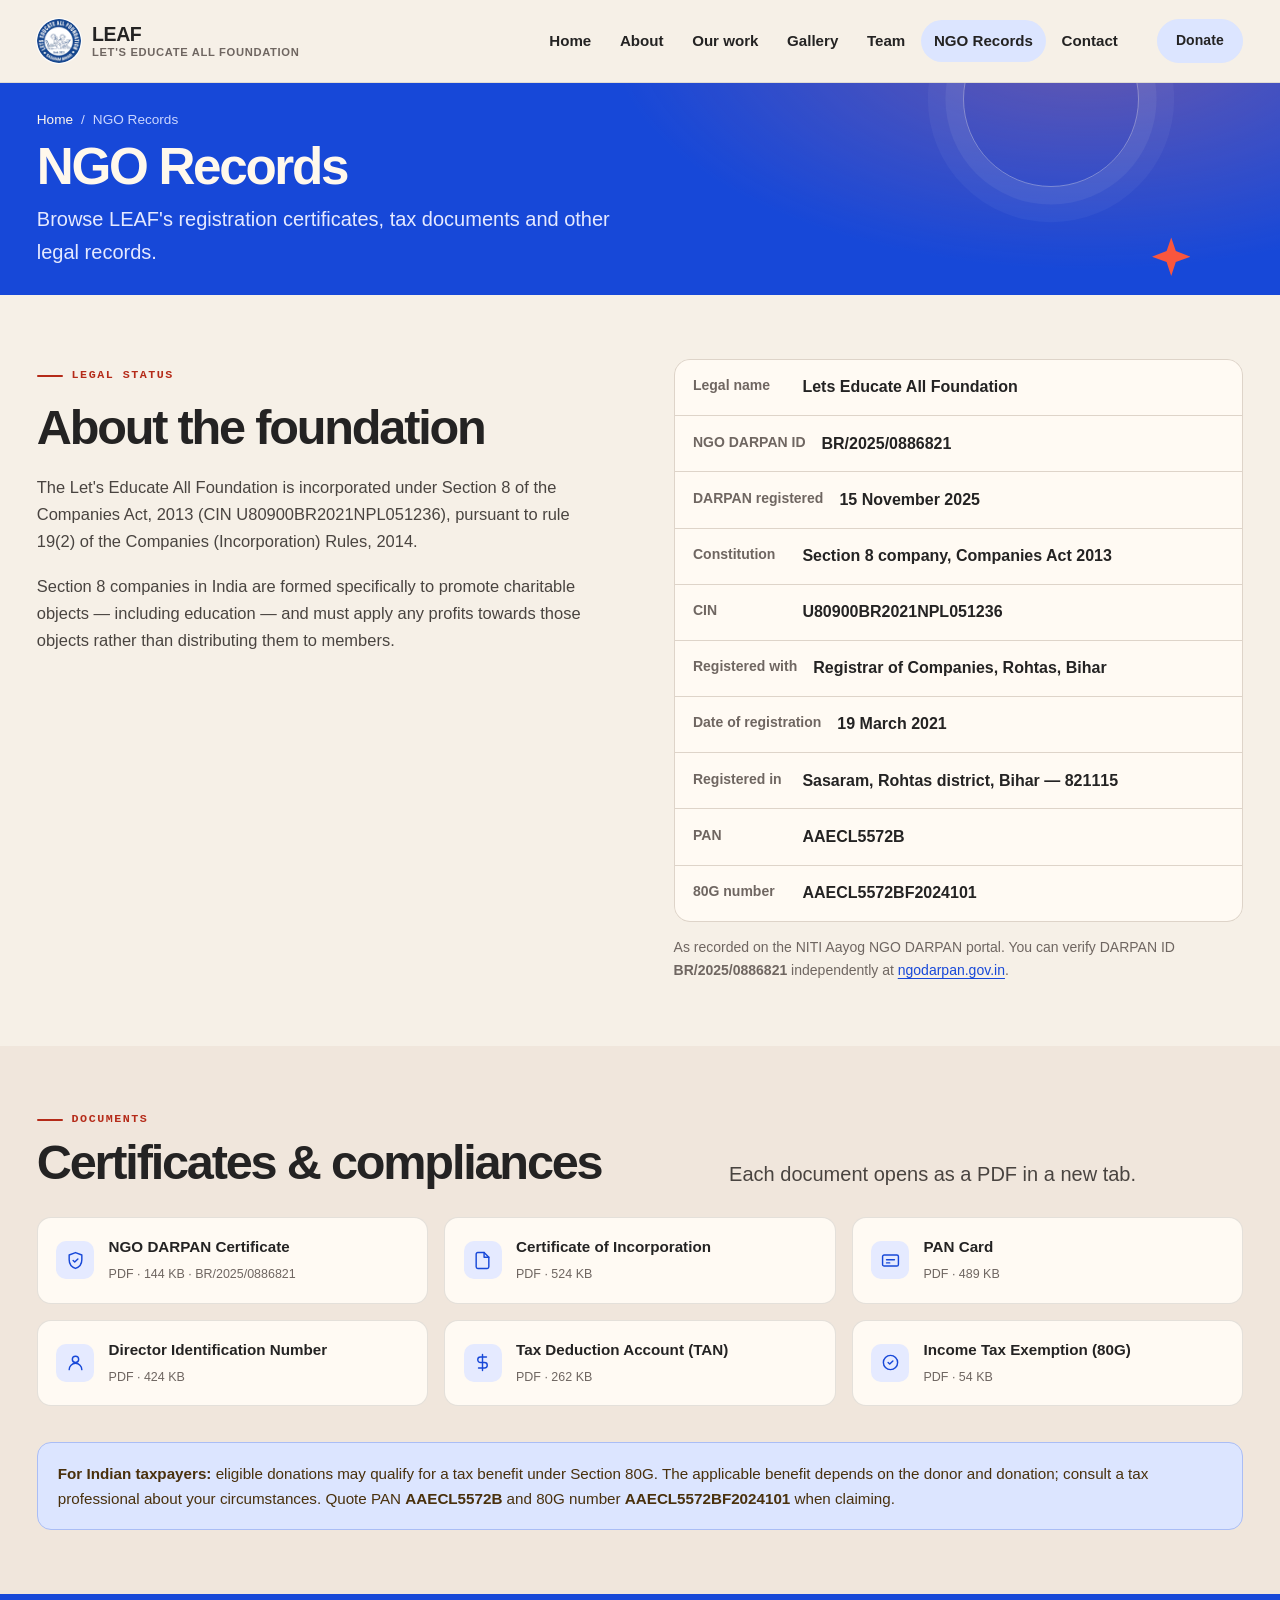
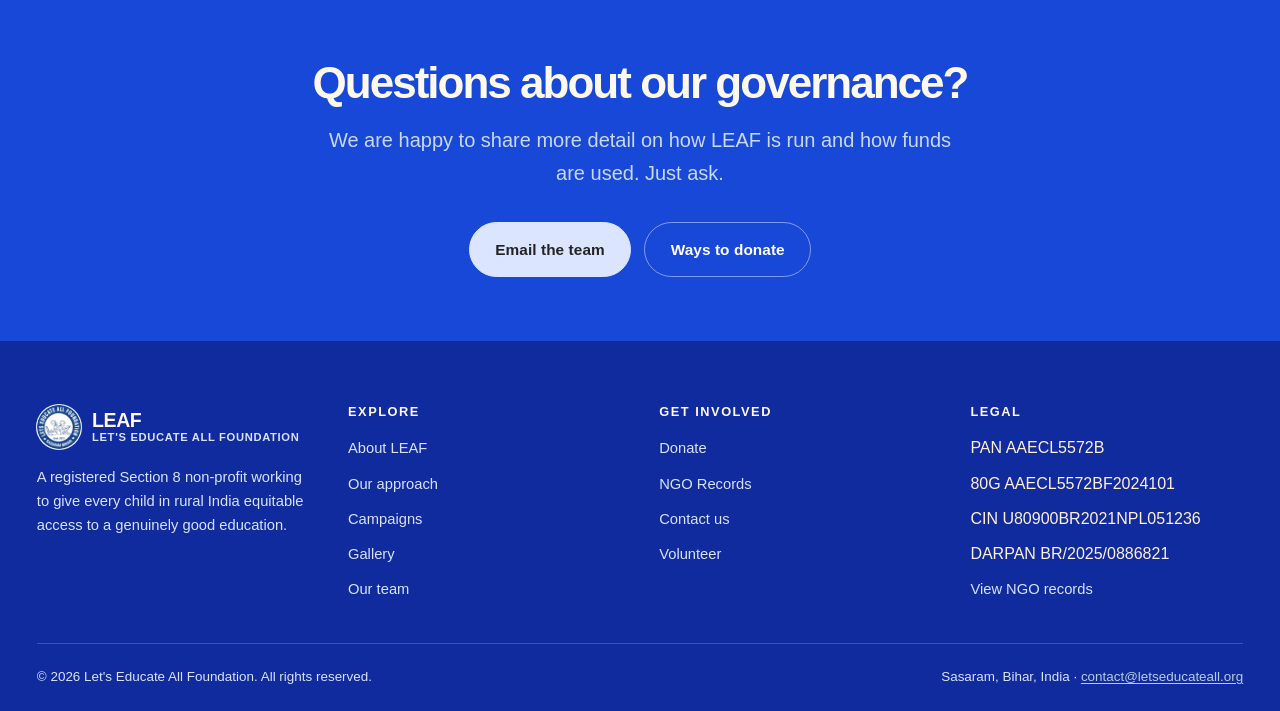
<file: transparency.html>
<!DOCTYPE html>
<html lang="en">
<head>
<meta charset="utf-8">
<meta name="viewport" content="width=device-width, initial-scale=1">
<title>NGO Records — LEAF | Let's Educate All Foundation</title>
<meta name="description" content="LEAF's registration certificates and legal compliances: NGO DARPAN certificate, Certificate of Incorporation, PAN, DIN, TAN and 80G income tax exemption. Section 8 non-profit, DARPAN ID BR/2025/0886821.">
<link rel="canonical" href="https://www.letseducateall.org/transparency.html">
<meta name="theme-color" content="#1748d8">
<meta property="og:type" content="website">
<meta property="og:site_name" content="Let's Educate All Foundation">
<meta property="og:title" content="NGO Records — LEAF">
<meta property="og:description" content="Our registration certificates and legal compliances, published in full for your review and reference.">
<meta property="og:url" content="https://www.letseducateall.org/transparency.html">
<meta property="og:image" content="https://www.letseducateall.org/assets/img/og-cover.jpg">
<meta name="twitter:card" content="summary_large_image">
<meta name="twitter:image" content="https://www.letseducateall.org/assets/img/og-cover.jpg">
<link rel="icon" href="favicon.ico" sizes="any">
<link rel="apple-touch-icon" href="apple-touch-icon.png">
<link rel="manifest" href="site.webmanifest">
<script>document.documentElement.classList.add("js");</script>
<link rel="stylesheet" href="assets/css/site.css">
<link rel="stylesheet" href="assets/css/human-theme.css">
</head>
<body>
<a class="skip-link" href="#main">Skip to main content</a>

<header class="site-header">
  <div class="wrap site-header__inner">
    <a class="brand" href="index.html" aria-label="LEAF — Let's Educate All Foundation, home">
      <picture><source type="image/webp" srcset="assets/img/logo-96.webp"><img src="assets/img/logo-96.png" width="44" height="44" alt=""></picture>
      <span class="brand__text"><span class="brand__mark">LEAF</span><span class="brand__sub">Let's Educate All Foundation</span></span>
    </a>
    <button class="nav-toggle" type="button" aria-expanded="false" aria-controls="primary-nav" aria-label="Open navigation menu"><span></span></button>
    <nav class="nav" id="primary-nav" aria-label="Primary">
      <a href="index.html">Home</a>
      <a href="index.html#about">About</a>
      <a href="index.html#campaigns">Our work</a>
      <a href="gallery.html">Gallery</a>
      <a href="index.html#team">Team</a>
      <a href="transparency.html" aria-current="page">NGO Records</a>
      <a href="index.html#contact">Contact</a>
      <a class="btn btn--accent btn--sm" href="donate.html">Donate</a>
    </nav>
    <a class="btn btn--accent btn--sm header-cta" href="donate.html">Donate</a>
  </div>
</header>

<main id="main">

  <section class="page-hero">
    <div class="wrap">
      <nav class="breadcrumb" aria-label="Breadcrumb">
        <a href="index.html">Home</a><span aria-hidden="true">/</span><span>NGO Records</span>
      </nav>
      <h1>NGO Records</h1>
      <p>Browse LEAF's registration certificates, tax documents and other legal records.</p>
    </div>
  </section>

  <section class="section">
    <div class="wrap">
      <div class="split split--top">
        <div class="reveal">
          <span class="eyebrow">Legal status</span>
          <h2>About the foundation</h2>
          <p>The Let's Educate All Foundation is incorporated under Section 8 of the Companies Act, 2013 (CIN U80900BR2021NPL051236), pursuant to rule 19(2) of the Companies (Incorporation) Rules, 2014.</p>
          <p>Section 8 companies in India are formed specifically to promote charitable objects — including education — and must apply any profits towards those objects rather than distributing them to members.</p>
        </div>
        <div class="reveal">
          <dl class="facts">
            <div class="fact"><dt>Legal name</dt><dd>Lets Educate All Foundation</dd></div>
            <div class="fact"><dt>NGO DARPAN ID</dt><dd>BR/2025/0886821</dd></div>
            <div class="fact"><dt>DARPAN registered</dt><dd>15 November 2025</dd></div>
            <div class="fact"><dt>Constitution</dt><dd>Section 8 company, Companies Act 2013</dd></div>
            <div class="fact"><dt>CIN</dt><dd>U80900BR2021NPL051236</dd></div>
            <div class="fact"><dt>Registered with</dt><dd>Registrar of Companies, Rohtas, Bihar</dd></div>
            <div class="fact"><dt>Date of registration</dt><dd>19 March 2021</dd></div>
            <div class="fact"><dt>Registered in</dt><dd>Sasaram, Rohtas district, Bihar — 821115</dd></div>
            <div class="fact"><dt>PAN</dt><dd>AAECL5572B</dd></div>
            <div class="fact"><dt>80G number</dt><dd>AAECL5572BF2024101</dd></div>
          </dl>

          <p style="font-size:var(--t-small);color:var(--ink-mute);margin-top:.9rem">
            As recorded on the NITI Aayog NGO DARPAN portal. You can verify
            DARPAN ID <strong>BR/2025/0886821</strong> independently at
            <a href="https://ngodarpan.gov.in/" target="_blank" rel="noopener">ngodarpan.gov.in</a>.
          </p>
        </div>
      </div>
    </div>
  </section>

  <section class="section section--tint" id="documents">
    <div class="wrap">
      <div class="section-head reveal">
        <span class="eyebrow">Documents</span>
        <h2>Certificates &amp; compliances</h2>
        <p>Each document opens as a PDF in a new tab.</p>
      </div>
      <div class="docs reveal">
        <a class="doc" href="assets/docs/ngo-darpan-certificate.pdf" target="_blank" rel="noopener">
          <span class="doc__icon" aria-hidden="true"><svg width="19" height="19" viewBox="0 0 24 24" fill="none" stroke="currentColor" stroke-width="1.8" stroke-linecap="round" stroke-linejoin="round"><path d="M12 2 4 5v6c0 5 3.4 9.3 8 11 4.6-1.7 8-6 8-11V5z"/><path d="m9 12 2 2 4-4"/></svg></span>
          <span><span class="doc__name">NGO DARPAN Certificate</span><br><span class="doc__meta">PDF · 144 KB · BR/2025/0886821</span></span>
        </a>
        <a class="doc" href="assets/docs/certificate-of-incorporation.pdf" target="_blank" rel="noopener">
          <span class="doc__icon" aria-hidden="true"><svg width="19" height="19" viewBox="0 0 24 24" fill="none" stroke="currentColor" stroke-width="1.8" stroke-linecap="round" stroke-linejoin="round"><path d="M14 2H6a2 2 0 0 0-2 2v16a2 2 0 0 0 2 2h12a2 2 0 0 0 2-2V8z"/><path d="M14 2v6h6"/></svg></span>
          <span><span class="doc__name">Certificate of Incorporation</span><br><span class="doc__meta">PDF · 524 KB</span></span>
        </a>
        <a class="doc" href="assets/docs/pan-card.pdf" target="_blank" rel="noopener">
          <span class="doc__icon" aria-hidden="true"><svg width="19" height="19" viewBox="0 0 24 24" fill="none" stroke="currentColor" stroke-width="1.8" stroke-linecap="round" stroke-linejoin="round"><rect x="2" y="5" width="20" height="14" rx="2"/><path d="M7 15h4M7 11h10"/></svg></span>
          <span><span class="doc__name">PAN Card</span><br><span class="doc__meta">PDF · 489 KB</span></span>
        </a>
        <a class="doc" href="assets/docs/director-identification-number.pdf" target="_blank" rel="noopener">
          <span class="doc__icon" aria-hidden="true"><svg width="19" height="19" viewBox="0 0 24 24" fill="none" stroke="currentColor" stroke-width="1.8" stroke-linecap="round" stroke-linejoin="round"><circle cx="12" cy="8" r="4"/><path d="M4 21a8 8 0 0 1 16 0"/></svg></span>
          <span><span class="doc__name">Director Identification Number</span><br><span class="doc__meta">PDF · 424 KB</span></span>
        </a>
        <a class="doc" href="assets/docs/tax-deduction-account.pdf" target="_blank" rel="noopener">
          <span class="doc__icon" aria-hidden="true"><svg width="19" height="19" viewBox="0 0 24 24" fill="none" stroke="currentColor" stroke-width="1.8" stroke-linecap="round" stroke-linejoin="round"><path d="M12 2v20M17 5H9.5a3.5 3.5 0 0 0 0 7h5a3.5 3.5 0 0 1 0 7H7"/></svg></span>
          <span><span class="doc__name">Tax Deduction Account (TAN)</span><br><span class="doc__meta">PDF · 262 KB</span></span>
        </a>
        <a class="doc" href="assets/docs/income-tax-exemption-80g.pdf" target="_blank" rel="noopener">
          <span class="doc__icon" aria-hidden="true"><svg width="19" height="19" viewBox="0 0 24 24" fill="none" stroke="currentColor" stroke-width="1.8" stroke-linecap="round" stroke-linejoin="round"><path d="m9 12 2 2 4-4"/><circle cx="12" cy="12" r="9"/></svg></span>
          <span><span class="doc__name">Income Tax Exemption (80G)</span><br><span class="doc__meta">PDF · 54 KB</span></span>
        </a>
      </div>

      <div class="notice reveal" style="margin-top:2.25rem">
        <strong>For Indian taxpayers:</strong> eligible donations may qualify for a tax benefit under Section 80G. The applicable benefit depends on the donor and donation; consult a tax professional about your circumstances.
        Quote PAN <strong>AAECL5572B</strong> and 80G number <strong>AAECL5572BF2024101</strong> when claiming.
      </div>
    </div>
  </section>

  <section class="section section--navy">
    <div class="wrap cta-band reveal">
      <h2>Questions about our governance?</h2>
      <p>We are happy to share more detail on how LEAF is run and how funds are used. Just ask.</p>
      <div class="btn-row">
        <a class="btn btn--accent" href="mailto:contact@letseducateall.org?subject=Question%20about%20LEAF%20governance">Email the team</a>
        <a class="btn btn--on-dark" href="donate.html">Ways to donate</a>
      </div>
    </div>
  </section>

</main>

<footer class="site-footer">
  <div class="wrap">
    <div class="footer-grid">
      <div>
        <a class="brand" href="index.html">
          <picture><source type="image/webp" srcset="assets/img/logo-96.webp"><img src="assets/img/logo-96.png" width="44" height="44" alt=""></picture>
          <span class="brand__text"><span class="brand__mark">LEAF</span><span class="brand__sub">Let's Educate All Foundation</span></span>
        </a>
        <p>A registered Section 8 non-profit working to give every child in rural India equitable access to a genuinely good education.</p>
      </div>
      <div class="footer-col">
        <h3>Explore</h3>
        <ul>
          <li><a href="index.html#about">About LEAF</a></li>
          <li><a href="index.html#approach">Our approach</a></li>
          <li><a href="index.html#campaigns">Campaigns</a></li>
          <li><a href="gallery.html">Gallery</a></li>
          <li><a href="index.html#team">Our team</a></li>
        </ul>
      </div>
      <div class="footer-col">
        <h3>Get involved</h3>
        <ul>
          <li><a href="donate.html">Donate</a></li>
          <li><a href="transparency.html">NGO Records</a></li>
          <li><a href="index.html#contact">Contact us</a></li>
          <li><a href="mailto:contact@letseducateall.org">Volunteer</a></li>
        </ul>
      </div>
      <div class="footer-col">
        <h3>Legal</h3>
        <ul>
          <li>PAN AAECL5572B</li>
          <li>80G AAECL5572BF2024101</li>
          <li>CIN U80900BR2021NPL051236</li>
          <li>DARPAN BR/2025/0886821</li>
          <li><a href="transparency.html">View NGO records</a></li>
        </ul>
      </div>
    </div>
    <div class="footer-bottom">
      <span>&copy; <span data-year>2026</span> Let's Educate All Foundation. All rights reserved.</span>
      <span>Sasaram, Bihar, India · <a href="mailto:contact@letseducateall.org" style="color:#b9cbe4">contact@letseducateall.org</a></span>
    </div>
  </div>
</footer>

<script src="assets/js/site.js" defer></script>
</body>
</html>
</file>
<file: assets/css/site.css>
/* =========================================================================
   LEAF — Let's Educate All Foundation
   Design system + site styles. No framework, no build step.
   Brand navy sampled from the foundation seal (#12448d).
   ========================================================================= */

/* ---------- tokens ---------- */
:root {
  /* brand */
  --navy-900: #071a38;
  --navy-800: #0b2650;
  --navy-700: #0d3470;
  --navy-600: #12448d;   /* primary — from the seal */
  --navy-500: #1d59ad;
  --navy-200: #b9cfee;
  --navy-100: #e4edfa;
  --navy-050: #f2f7fd;

  --saffron-600: #c97a06;
  --saffron-500: #e8940c;
  --saffron-400: #f5a524;
  --saffron-100: #fdf0d8;

  --teal-600: #0f766e;
  --rose-600: #b0335a;

  /* neutrals */
  --ink:      #12171f;
  --ink-soft: #3d4654;
  --ink-mute: #626e80;
  --line:     #e3e8ef;
  --line-soft:#eef2f7;
  --surface:  #ffffff;
  --surface-2:#f7f9fc;
  --surface-3:#eef3f9;

  /* type — fluid, no webfont request */
  --sans: ui-sans-serif, system-ui, -apple-system, "Segoe UI", Roboto,
          "Helvetica Neue", Arial, "Noto Sans", sans-serif;
  --serif: ui-serif, Georgia, Cambria, "Times New Roman", serif;

  --t-hero:  clamp(2.25rem, 1.35rem + 3.9vw, 4.25rem);
  --t-h2:    clamp(1.75rem, 1.25rem + 2.1vw, 2.75rem);
  --t-h3:    clamp(1.2rem, 1.05rem + 0.6vw, 1.45rem);
  --t-lead:  clamp(1.05rem, 0.99rem + 0.35vw, 1.25rem);
  --t-body:  1rem;
  --t-small: 0.875rem;
  --t-eyebrow: 0.78rem;

  /* space + shape */
  --gut: clamp(1.15rem, 0.7rem + 2vw, 2.5rem);
  --section-y: clamp(3.5rem, 2rem + 6vw, 7rem);
  --wrap: 1180px;
  --r-sm: 8px;
  --r-md: 14px;
  --r-lg: 22px;
  --r-pill: 999px;

  --shadow-1: 0 1px 2px rgba(9, 25, 51, .06), 0 2px 8px rgba(9, 25, 51, .05);
  --shadow-2: 0 4px 12px rgba(9, 25, 51, .08), 0 14px 32px rgba(9, 25, 51, .09);
  --shadow-3: 0 10px 28px rgba(9, 25, 51, .12), 0 28px 64px rgba(9, 25, 51, .14);

  --ease: cubic-bezier(.22, .61, .36, 1);
}

@media (prefers-color-scheme: dark) {
  :root {
    --ink:      #e8edf5;
    --ink-soft: #b3bed0;
    --ink-mute: #8a97ab;
    --line:     #22304a;
    --line-soft:#1b2740;
    --surface:  #0b1220;
    --surface-2:#0f172a;
    --surface-3:#141f36;
    --navy-050: #101a2e;
    --navy-100: #16233c;
    --navy-200: #2d4a7a;
    --saffron-600: #f5a524;
    --shadow-1: 0 1px 2px rgba(0,0,0,.4);
    --shadow-2: 0 4px 12px rgba(0,0,0,.45);
    --shadow-3: 0 10px 28px rgba(0,0,0,.5);
  }
}

/* ---------- reset ---------- */
*, *::before, *::after { box-sizing: border-box; }
* { margin: 0; }
html { -webkit-text-size-adjust: 100%; }
html:focus-within { scroll-behavior: smooth; }
@media (prefers-reduced-motion: reduce) {
  html:focus-within { scroll-behavior: auto; }
  *, *::before, *::after {
    animation-duration: .01ms !important; animation-iteration-count: 1 !important;
    transition-duration: .01ms !important; scroll-behavior: auto !important;
  }
}
body {
  font-family: var(--sans);
  font-size: var(--t-body);
  line-height: 1.65;
  color: var(--ink);
  background: var(--surface);
  -webkit-font-smoothing: antialiased;
  text-rendering: optimizeLegibility;
  overflow-x: hidden;
}
img, picture, video, svg { display: block; max-width: 100%; }
img { height: auto; }
button, input, textarea, select { font: inherit; color: inherit; }
h1, h2, h3, h4 { line-height: 1.15; font-weight: 700; letter-spacing: -.018em; text-wrap: balance; }
p { text-wrap: pretty; }
a { color: var(--navy-600); text-underline-offset: .18em; }
@media (prefers-color-scheme: dark) { a { color: #7fb0f0; } }
ul[class] { list-style: none; padding: 0; }

:where(a, button, [tabindex], input, textarea, summary):focus-visible {
  outline: 3px solid var(--saffron-400);
  outline-offset: 3px;
  border-radius: 4px;
}

.skip-link {
  position: absolute; left: 50%; top: 0; transform: translate(-50%, -120%);
  z-index: 200; background: var(--navy-600); color: #fff;
  padding: .7rem 1.25rem; border-radius: 0 0 var(--r-sm) var(--r-sm);
  font-weight: 600; text-decoration: none; transition: transform .18s var(--ease);
}
.skip-link:focus { transform: translate(-50%, 0); }

.sr-only {
  position: absolute; width: 1px; height: 1px; padding: 0; margin: -1px;
  overflow: hidden; clip: rect(0 0 0 0); white-space: nowrap; border: 0;
}

/* ---------- layout ---------- */
.wrap { width: min(100% - (var(--gut) * 2), var(--wrap)); margin-inline: auto; }
.wrap--narrow { width: min(100% - (var(--gut) * 2), 760px); margin-inline: auto; }
.section { padding-block: var(--section-y); }
.section--tint { background: var(--surface-2); }
.section--navy {
  background:
    radial-gradient(1100px 600px at 12% -10%, rgba(245,165,36,.16), transparent 60%),
    linear-gradient(165deg, var(--navy-700), var(--navy-900));
  color: #eaf1fb;
}
.section--navy h2, .section--navy h3 { color: #fff; }

.eyebrow {
  display: inline-flex; align-items: center; gap: .55rem;
  font-size: var(--t-eyebrow); font-weight: 700; letter-spacing: .14em;
  text-transform: uppercase; color: var(--saffron-600); margin-bottom: .9rem;
}
.eyebrow::before {
  content: ""; width: 26px; height: 2px; background: currentColor; border-radius: 2px;
}
.section--navy .eyebrow { color: var(--saffron-400); }

.section-head { max-width: 62ch; margin-bottom: clamp(2rem, 1rem + 3vw, 3.5rem); }
.section-head h2 { font-size: var(--t-h2); }
.section-head p { font-size: var(--t-lead); color: var(--ink-soft); margin-top: 1rem; }
.section--navy .section-head p { color: #c2d4ee; }
.section-head--center { margin-inline: auto; text-align: center; }
.section-head--center .eyebrow { justify-content: center; }

/* ---------- buttons ---------- */
.btn {
  --btn-bg: var(--navy-600); --btn-fg: #fff; --btn-bd: var(--navy-600);
  display: inline-flex; align-items: center; justify-content: center; gap: .55rem;
  padding: .85rem 1.6rem; border: 1.5px solid var(--btn-bd); border-radius: var(--r-pill);
  background: var(--btn-bg); color: var(--btn-fg);
  font-weight: 650; font-size: .96rem; letter-spacing: .005em;
  text-decoration: none; cursor: pointer; white-space: nowrap;
  transition: transform .16s var(--ease), box-shadow .16s var(--ease), background .16s var(--ease);
}
.btn:hover { transform: translateY(-2px); box-shadow: var(--shadow-2); }
.btn:active { transform: translateY(0); }
.btn--accent {
  --btn-bg: var(--saffron-400); --btn-bd: var(--saffron-400); --btn-fg: #2a1a02;
}
.btn--accent:hover { --btn-bg: var(--saffron-500); --btn-bd: var(--saffron-500); }
.btn--ghost { --btn-bg: transparent; --btn-fg: var(--navy-600); --btn-bd: var(--navy-200); }
.btn--ghost:hover { --btn-bg: var(--navy-050); }
@media (prefers-color-scheme: dark) {
  /* navy-on-navy is unreadable once the page background goes dark */
  .btn--ghost { --btn-fg: #a9c8f2; --btn-bd: #3b5680; }
  .btn--ghost:hover { --btn-bg: rgba(169,200,242,.12); --btn-bd: #a9c8f2; }
}
.btn--on-dark { --btn-bg: transparent; --btn-fg: #fff; --btn-bd: rgba(255,255,255,.45); }
.btn--on-dark:hover { --btn-bg: rgba(255,255,255,.12); --btn-bd: #fff; }
.btn--sm { padding: .6rem 1.15rem; font-size: .875rem; }
.btn-row { display: flex; flex-wrap: wrap; gap: .8rem; }

/* ---------- header ---------- */
.site-header {
  position: sticky; top: 0; z-index: 100;
  background: color-mix(in srgb, var(--surface) 82%, transparent);
  backdrop-filter: saturate(1.6) blur(14px);
  -webkit-backdrop-filter: saturate(1.6) blur(14px);
  border-bottom: 1px solid transparent;
  transition: border-color .2s var(--ease), box-shadow .2s var(--ease);
}
.site-header[data-stuck="true"] { border-bottom-color: var(--line); box-shadow: var(--shadow-1); }
.site-header__inner {
  display: flex; align-items: center; gap: 1rem;
  min-height: 72px;
}
.brand { display: flex; align-items: center; gap: .7rem; text-decoration: none; color: inherit; margin-right: auto; }
/* the seal is a navy ring on transparency — a white disc keeps it legible
   at 44px against either a light or a dark header */
.brand img {
  width: 44px; height: 44px; border-radius: 50%; flex: none;
  background: #fff; box-shadow: 0 0 0 1px rgba(255,255,255,.9);
}
.brand__text { display: flex; flex-direction: column; line-height: 1.1; }
.brand__mark { font-weight: 800; font-size: 1.22rem; letter-spacing: -.02em; color: var(--navy-600); }
@media (prefers-color-scheme: dark) { .brand__mark { color: #8fbcf5; } }
.brand__sub { font-size: .7rem; color: var(--ink-mute); letter-spacing: .06em; text-transform: uppercase; font-weight: 600; }

.nav { display: flex; align-items: center; gap: .15rem; }
.nav a {
  padding: .55rem .82rem; border-radius: var(--r-sm); text-decoration: none;
  color: var(--ink-soft); font-weight: 550; font-size: .945rem;
  transition: color .15s var(--ease), background .15s var(--ease);
}
.nav a:hover { color: var(--navy-600); background: var(--navy-050); }
.nav a[aria-current="page"] { color: var(--navy-600); font-weight: 700; }
@media (prefers-color-scheme: dark) {
  .nav a:hover, .nav a[aria-current="page"] { color: #8fbcf5; }
}
.header-cta { margin-left: .6rem; }

.nav-toggle {
  display: none; width: 44px; height: 44px; border: 1px solid var(--line);
  background: var(--surface); border-radius: var(--r-sm); cursor: pointer;
  align-items: center; justify-content: center; flex: none;
}
.nav-toggle span, .nav-toggle span::before, .nav-toggle span::after {
  display: block; width: 19px; height: 2px; background: var(--ink); border-radius: 2px;
  transition: transform .22s var(--ease), opacity .18s var(--ease);
}
.nav-toggle span { position: relative; }
.nav-toggle span::before, .nav-toggle span::after { content: ""; position: absolute; left: 0; }
.nav-toggle span::before { top: -6px; }
.nav-toggle span::after  { top: 6px; }
.nav-toggle[aria-expanded="true"] span { background: transparent; }
.nav-toggle[aria-expanded="true"] span::before { transform: translateY(6px) rotate(45deg); }
.nav-toggle[aria-expanded="true"] span::after  { transform: translateY(-6px) rotate(-45deg); }

@media (max-width: 1100px) {
  .nav-toggle { display: inline-flex; }
  .nav {
    position: fixed; inset: 72px 0 auto 0;
    flex-direction: column; align-items: stretch; gap: .2rem;
    background: var(--surface); border-bottom: 1px solid var(--line);
    padding: 1rem var(--gut) 1.5rem; box-shadow: var(--shadow-2);
    max-height: calc(100dvh - 72px); overflow-y: auto;
    /* -115% depended on the drawer's own height, so a short drawer peeked
       out above the header. Offsetting by its height plus the header clears
       it at any length. visibility also drops the closed links out of the
       tab order, which a transform alone does not. */
    visibility: hidden;
    transform: translateY(calc(-100% - 80px));
    transition: transform .28s var(--ease), visibility .28s var(--ease);
  }
  .nav[data-open="true"] { visibility: visible; transform: translateY(0); }
  .nav a { padding: .8rem .6rem; font-size: 1.05rem; border-bottom: 1px solid var(--line-soft); }
  .header-cta { display: none; }
  .nav .btn { margin-top: .9rem; }
}
@media (min-width: 1101px) { .nav .btn { display: none; } }

/* ---------- hero ---------- */
.hero { position: relative; background: var(--navy-900); color: #fff; isolation: isolate; }
.hero__stage { position: relative; min-height: clamp(520px, 74vh, 760px); display: grid; }
.hero__slide {
  position: absolute; inset: 0; opacity: 0; transition: opacity .9s var(--ease);
  display: grid; align-items: end;
}
.hero__slide[data-active="true"] { opacity: 1; }
.hero__slide picture, .hero__slide img { position: absolute; inset: 0; width: 100%; height: 100%; }
.hero__slide img { object-fit: cover; }
.hero__slide::after {
  content: ""; position: absolute; inset: 0;
  background:
    linear-gradient(to top, rgba(7,26,56,.94) 0%, rgba(7,26,56,.72) 34%, rgba(7,26,56,.34) 66%, rgba(7,26,56,.5) 100%);
}
.hero__copy {
  position: relative; z-index: 2; padding-block: clamp(2.5rem, 2rem + 4vw, 5rem);
  /* rem, not ch: ch resolves against the 1rem block font, which left the
     clamped display headline far too narrow and broke it over three lines */
  max-width: min(43rem, 100%);
}
.hero__slide[data-active="true"] .hero__copy > * { animation: heroIn .8s var(--ease) both; }
.hero__slide[data-active="true"] .hero__copy > *:nth-child(2) { animation-delay: .1s; }
.hero__slide[data-active="true"] .hero__copy > *:nth-child(3) { animation-delay: .2s; }
@keyframes heroIn { from { opacity: 0; transform: translateY(18px); } to { opacity: 1; transform: none; } }
.hero h1, .hero__title { font-size: var(--t-hero); color: #fff; }
.hero h1 em, .hero__title em { font-style: normal; color: var(--saffron-400); }
.hero__copy p { font-size: var(--t-lead); color: #d8e4f5; margin-top: 1.1rem; max-width: 34rem; }
.hero__copy .btn-row { margin-top: 1.9rem; }

/* the dots are built by script and the arrows do nothing without it,
   so the whole control cluster is JS-gated */
.hero__controls { display: none; }
.js .hero__controls {
  position: absolute; z-index: 3; right: var(--gut); bottom: clamp(1rem, 2vw, 2rem);
  display: flex; align-items: center; gap: .5rem;
}
.hero__dots { display: flex; gap: .45rem; margin-right: .5rem; }
.hero__dots button {
  width: 9px; height: 9px; padding: 0; border-radius: 50%; cursor: pointer;
  border: 0; background: rgba(255,255,255,.4); transition: background .2s, width .25s var(--ease);
}
.hero__dots button[aria-selected="true"] { background: var(--saffron-400); width: 26px; border-radius: var(--r-pill); }
.hero__arrow {
  width: 42px; height: 42px; border-radius: 50%; cursor: pointer;
  border: 1.5px solid rgba(255,255,255,.4); background: rgba(7,26,56,.35);
  color: #fff; display: grid; place-items: center; transition: background .18s, border-color .18s;
}
.hero__arrow:hover { background: rgba(255,255,255,.18); border-color: #fff; }

/* impact strip */
.impact {
  position: relative; z-index: 4; background: var(--surface);
  border-block: 1px solid var(--line);
}
.impact__grid {
  display: grid; grid-template-columns: repeat(auto-fit, minmax(190px, 1fr));
  gap: clamp(1.25rem, 3vw, 2.5rem); padding-block: clamp(1.75rem, 3vw, 2.5rem);
}
.impact__item { display: flex; flex-direction: column; gap: .2rem; }
.impact__num {
  font-size: clamp(1.9rem, 1.4rem + 1.8vw, 2.6rem); font-weight: 800;
  color: var(--navy-600); letter-spacing: -.03em; line-height: 1;
}
@media (prefers-color-scheme: dark) { .impact__num { color: #7fb0f0; } }
.impact__label { font-weight: 650; font-size: .95rem; }
.impact__note { font-size: var(--t-small); color: var(--ink-mute); }

/* ---------- pillars ---------- */
.pillars { display: grid; gap: clamp(1.25rem, 2.5vw, 2rem); grid-template-columns: repeat(auto-fit, minmax(270px, 1fr)); }
.pillar {
  position: relative; background: var(--surface); border: 1px solid var(--line);
  border-radius: var(--r-lg); padding: clamp(1.5rem, 1rem + 1.5vw, 2.25rem);
  box-shadow: var(--shadow-1); overflow: hidden;
  transition: transform .2s var(--ease), box-shadow .2s var(--ease), border-color .2s;
}
.pillar:hover { transform: translateY(-4px); box-shadow: var(--shadow-2); border-color: var(--navy-200); }
.pillar::before {
  content: ""; position: absolute; inset: 0 0 auto 0; height: 4px;
  background: linear-gradient(90deg, var(--navy-600), var(--saffron-400));
  transform: scaleX(0); transform-origin: left; transition: transform .35s var(--ease);
}
.pillar:hover::before { transform: scaleX(1); }
.pillar__n {
  font-size: .8rem; font-weight: 800; letter-spacing: .12em; color: var(--saffron-600);
  display: block; margin-bottom: .85rem;
}
.pillar h3 { font-size: var(--t-h3); margin-bottom: .7rem; }
.pillar p { color: var(--ink-soft); font-size: .975rem; }

/* ---------- split (image + text) ---------- */
.split {
  display: grid; gap: clamp(2rem, 1rem + 4vw, 4.5rem); align-items: center;
  grid-template-columns: repeat(auto-fit, minmax(310px, 1fr));
}
.split--top { align-items: start; }
.split--flip > .split__media { order: 2; }
@media (max-width: 720px) { .split--flip > .split__media { order: 0; } }
.split__media { position: relative; isolation: isolate; }
.split__media img { position: relative; z-index: 1; width: 100%; border-radius: var(--r-lg); box-shadow: var(--shadow-3); }
/* offset accent frame; isolate + z-index 0 keeps it behind the photo but
   still above the section background (a negative z-index would hide it) */
.split__media--framed::after {
  content: ""; position: absolute; inset: 16px -16px -16px 16px; z-index: 0;
  border: 2px solid var(--saffron-400); border-radius: var(--r-lg); opacity: .55;
  pointer-events: none;
}
.split h2 { font-size: var(--t-h2); }
.split h2 + p, .split p + p { margin-top: 1.1rem; }
.split p { color: var(--ink-soft); font-size: 1.03rem; }
.split .btn-row { margin-top: 1.8rem; }

.pull {
  border-left: 3px solid var(--saffron-400); padding-left: 1.25rem;
  font-family: var(--serif); font-size: clamp(1.1rem, 1rem + .6vw, 1.35rem);
  line-height: 1.5; color: var(--ink); font-style: italic; margin-block: 1.6rem;
}

/* ---------- video ---------- */
.video-card {
  position: relative; border-radius: var(--r-lg); overflow: hidden;
  box-shadow: var(--shadow-3); background: var(--navy-900); aspect-ratio: 16 / 9;
}
.video-card video { width: 100%; height: 100%; object-fit: cover; }

/* ---------- campaigns ---------- */
.campaigns { display: grid; gap: clamp(1.25rem, 2.5vw, 2rem); grid-template-columns: repeat(auto-fit, minmax(290px, 1fr)); }
.campaign {
  display: flex; flex-direction: column; background: var(--surface);
  border: 1px solid var(--line); border-radius: var(--r-lg); overflow: hidden;
  box-shadow: var(--shadow-1); transition: transform .2s var(--ease), box-shadow .2s var(--ease);
}
.campaign:hover { transform: translateY(-4px); box-shadow: var(--shadow-2); }
.campaign__media { position: relative; aspect-ratio: 16 / 10; overflow: hidden; background: var(--surface-3); }
.campaign__media img { width: 100%; height: 100%; object-fit: cover; transition: transform .5s var(--ease); }
.campaign:hover .campaign__media img { transform: scale(1.05); }
.campaign__target {
  position: absolute; top: .8rem; left: .8rem; z-index: 2;
  background: rgba(7,26,56,.82); color: #fff; backdrop-filter: blur(6px);
  border-radius: var(--r-pill); padding: .32rem .8rem;
  font-size: .76rem; font-weight: 700; letter-spacing: .04em;
}
.campaign__body { padding: clamp(1.25rem, 1rem + 1vw, 1.75rem); display: flex; flex-direction: column; flex: 1; gap: .8rem; }
.campaign h3 { font-size: var(--t-h3); }
.campaign p { color: var(--ink-soft); font-size: .95rem; flex: 1; }

.meter { display: flex; flex-direction: column; gap: .45rem; }
.meter__track { height: 8px; border-radius: var(--r-pill); background: var(--surface-3); overflow: hidden; }
.meter__fill {
  height: 100%; border-radius: var(--r-pill); width: 0;
  background: linear-gradient(90deg, var(--navy-500), var(--saffron-400));
  transition: width 1.1s var(--ease);
}
.meter__row { display: flex; justify-content: space-between; align-items: baseline; gap: .5rem; font-size: var(--t-small); }
.meter__pct { font-weight: 750; color: var(--navy-600); }
@media (prefers-color-scheme: dark) { .meter__pct { color: #7fb0f0; } }
.meter__goal { color: var(--ink-mute); }

/* ---------- team ---------- */
/* Keep profile cards readable and let the last member wrap when needed. */
.team { display: grid; gap: clamp(1.25rem, 2.5vw, 2rem); grid-template-columns: repeat(auto-fit, minmax(168px, 1fr)); }
.member { text-align: center; }
.member__photo {
  width: clamp(120px, 42%, 150px); aspect-ratio: 1; margin: 0 auto .95rem;
  border-radius: 50%; overflow: hidden; background: var(--surface-3);
  box-shadow: 0 0 0 4px var(--surface), 0 0 0 5.5px var(--navy-100), var(--shadow-1);
  transition: box-shadow .25s var(--ease), transform .25s var(--ease);
}
.member:hover .member__photo { transform: translateY(-3px); box-shadow: 0 0 0 4px var(--surface), 0 0 0 5.5px var(--saffron-400), var(--shadow-2); }
.member__photo img { width: 100%; height: 100%; object-fit: cover; }
.member h3 { font-size: 1.02rem; letter-spacing: -.01em; }
.member__role {
  display: inline-block; margin-top: .4rem; font-size: .74rem; font-weight: 750;
  letter-spacing: .08em; text-transform: uppercase; color: var(--navy-600);
  background: var(--navy-050); border: 1px solid var(--navy-100);
  border-radius: var(--r-pill); padding: .18rem .65rem;
}
@media (prefers-color-scheme: dark) { .member__role { color: #8fbcf5; } }
.member__where { font-size: .87rem; color: var(--ink-mute); margin-top: .5rem; }

/* ---------- documents ---------- */
/* 300px yields 3 columns at the container width: the six certificates
   fill two even rows instead of leaving one stranded */
.docs { display: grid; gap: 1rem; grid-template-columns: repeat(auto-fit, minmax(300px, 1fr)); }
.doc {
  display: flex; align-items: center; gap: .9rem; text-decoration: none; color: inherit;
  background: var(--surface); border: 1px solid var(--line); border-radius: var(--r-md);
  padding: 1rem 1.15rem; transition: border-color .18s, transform .18s var(--ease), box-shadow .18s;
}
.doc:hover { border-color: var(--navy-600); transform: translateY(-2px); box-shadow: var(--shadow-1); }
.doc__icon {
  flex: none; width: 38px; height: 38px; border-radius: var(--r-sm);
  background: var(--navy-050); color: var(--navy-600);
  display: grid; place-items: center;
}
@media (prefers-color-scheme: dark) { .doc__icon { color: #8fbcf5; } }
.doc__name { font-weight: 650; font-size: .95rem; line-height: 1.3; }
.doc__meta { font-size: .78rem; color: var(--ink-mute); }

/* ---------- facts / key-value ---------- */
.facts { display: grid; gap: 1px; background: var(--line); border: 1px solid var(--line); border-radius: var(--r-md); overflow: hidden; }
.fact { display: flex; flex-wrap: wrap; gap: .3rem 1rem; padding: .9rem 1.15rem; background: var(--surface); }
.fact dt { font-size: var(--t-small); color: var(--ink-mute); min-width: 12ch; font-weight: 600; }
.fact dd { font-weight: 650; font-variant-numeric: tabular-nums; }

.copy-field {
  display: flex; align-items: center; gap: .6rem; flex-wrap: wrap;
  background: var(--surface-2); border: 1px solid var(--line);
  border-radius: var(--r-md); padding: .7rem .9rem;
}
.copy-field code {
  font-family: ui-monospace, SFMono-Regular, Menlo, monospace;
  /* anywhere (not break-all) so multi-word values still break at spaces,
     while a long unbroken UPI handle can still wrap */
  font-size: .92rem; overflow-wrap: anywhere; flex: 1; min-width: 12ch;
}
.copy-btn {
  flex: none; border: 1px solid var(--navy-200); background: var(--surface);
  color: var(--navy-600); border-radius: var(--r-sm); padding: .34rem .7rem;
  font-size: .8rem; font-weight: 700; cursor: pointer; transition: background .15s, color .15s;
}
.copy-btn:hover { background: var(--navy-600); color: #fff; border-color: var(--navy-600); }
.copy-btn[data-copied="true"] { background: var(--teal-600); border-color: var(--teal-600); color: #fff; }

.notice {
  border-radius: var(--r-md); padding: 1.1rem 1.25rem;
  background: var(--saffron-100); border: 1px solid #f0d49a; color: #5a3d05;
  font-size: .95rem;
}
@media (prefers-color-scheme: dark) {
  .notice { background: rgba(245,165,36,.1); border-color: rgba(245,165,36,.32); color: #f7d9a0; }
}

/* ---------- CTA band ---------- */
.cta-band { text-align: center; }
.cta-band h2 { font-size: var(--t-h2); }
.cta-band p { font-size: var(--t-lead); color: #c8d8ef; margin: 1rem auto 0; max-width: 56ch; }
.cta-band .btn-row { justify-content: center; margin-top: 2rem; }

/* ---------- contact ---------- */
.contact-grid { display: grid; gap: clamp(1.5rem, 3vw, 3rem); grid-template-columns: repeat(auto-fit, minmax(280px, 1fr)); }
.contact-list { display: grid; gap: 1.1rem; }
.contact-item { display: flex; gap: .9rem; align-items: flex-start; }
.contact-item__icon {
  flex: none; width: 40px; height: 40px; border-radius: 50%;
  background: var(--navy-050); color: var(--navy-600); display: grid; place-items: center;
}
@media (prefers-color-scheme: dark) { .contact-item__icon { color: #8fbcf5; } }
.contact-item__label { font-size: var(--t-small); color: var(--ink-mute); font-weight: 600; }
.contact-item a { font-weight: 650; text-decoration: none; }
.contact-item a:hover { text-decoration: underline; }

/* ---------- footer ---------- */
.site-footer { background: var(--navy-900); color: #b9cbe4; padding-block: clamp(2.5rem, 2rem + 3vw, 4rem) 0; }
.footer-grid {
  display: grid; gap: clamp(1.75rem, 3vw, 3rem);
  grid-template-columns: minmax(240px, 1.4fr) repeat(auto-fit, minmax(150px, 1fr));
  padding-bottom: 2.5rem;
}
.site-footer .brand__mark { color: #fff; }
.site-footer .brand__sub { color: #8aa5c9; }
.site-footer p { font-size: .92rem; color: #9db4d3; margin-top: 1rem; max-width: 38ch; }
.footer-col h3 { font-size: .8rem; text-transform: uppercase; letter-spacing: .12em; color: #fff; margin-bottom: 1rem; }
.footer-col ul { display: grid; gap: .55rem; list-style: none; padding: 0; }
.footer-col a { color: #b9cbe4; text-decoration: none; font-size: .92rem; }
.footer-col a:hover { color: #fff; text-decoration: underline; }
.footer-bottom {
  border-top: 1px solid rgba(255,255,255,.12); padding-block: 1.4rem;
  display: flex; flex-wrap: wrap; gap: .5rem 1.5rem; justify-content: space-between;
  font-size: .84rem; color: #8aa5c9;
}

/* ---------- page hero (interior pages) ---------- */
.page-hero {
  background:
    radial-gradient(900px 420px at 85% -20%, rgba(245,165,36,.1), transparent 60%),
    linear-gradient(160deg, var(--navy-050), var(--surface));
  color: var(--ink); padding-block: clamp(1rem, .7rem + 1.5vw, 1.75rem);
}
.page-hero h1 { font-size: clamp(2rem, 1.4rem + 2.6vw, 3.2rem); color: var(--ink); }
.page-hero p { font-size: var(--t-lead); color: var(--ink-soft); margin-top: .4rem; max-width: 60ch; }
.page-hero--dark {
  background:
    radial-gradient(900px 420px at 85% -20%, rgba(245,165,36,.18), transparent 60%),
    linear-gradient(160deg, var(--navy-700), var(--navy-900));
  color: #fff;
}
.page-hero--dark h1 { color: #fff; }
.page-hero--dark p { color: #cfdff4; }
.breadcrumb { display: flex; gap: .5rem; font-size: .85rem; color: var(--ink-mute); margin-bottom: .45rem; }
.breadcrumb a { color: var(--navy-600); text-decoration: none; }
.breadcrumb a:hover { text-decoration: underline; }
@media (prefers-color-scheme: dark) { .breadcrumb a { color: #7fb0f0; } }

/* ---------- scroll reveal ----------
   Scoped to .js (set by an inline script in <head>). Without JS the content
   must never be left at opacity 0, so the hidden state is opt-in only. */
.js .reveal { opacity: 0; transform: translateY(22px); transition: opacity .7s var(--ease), transform .7s var(--ease); }
.js .reveal[data-shown="true"] { opacity: 1; transform: none; }
@media (prefers-reduced-motion: reduce) {
  .js .reveal { opacity: 1; transform: none; }
}

/* ---------- print ---------- */
@media print {
  .site-header, .hero__controls, .nav, .site-footer, .btn { display: none !important; }
  body { color: #000; background: #fff; }
  .section { padding-block: 1rem; }
}

/* =========================================================================
   Photography: full-bleed band, gallery grid, lightbox
   ========================================================================= */

/* ---------- full-bleed photo band ---------- */
.band { position: relative; isolation: isolate; background: var(--navy-900); }
.band__media { position: relative; }
.band__media img {
  width: 100%; height: clamp(300px, 42vw, 560px); object-fit: cover; display: block;
}
.band__media::after {
  content: ""; position: absolute; inset: 0;
  background: linear-gradient(to top, rgba(7,26,56,.92) 0%, rgba(7,26,56,.55) 45%, rgba(7,26,56,.2) 100%);
}
.band__copy {
  position: absolute; inset: auto 0 0 0; z-index: 2;
  padding-block: clamp(1.5rem, 3vw, 3rem); color: #fff;
}
.band__copy h2 { font-size: var(--t-h2); color: #fff; max-width: 34ch; }
.band__copy p { color: #cfdff4; font-size: var(--t-lead); margin-top: .8rem; max-width: 52ch; }

/* ---------- gallery ---------- */
/* explicit column counts rather than auto-fill: the tile counts are chosen to
   divide evenly into these, which auto-fill cannot guarantee */
.gallery {
  display: grid; gap: clamp(.5rem, 1.2vw, 1rem);
  grid-template-columns: repeat(2, 1fr);
}
@media (min-width: 620px) { .gallery { grid-template-columns: repeat(3, 1fr); } }
@media (min-width: 940px) { .gallery { grid-template-columns: repeat(4, 1fr); } }
.gallery__item {
  position: relative; display: block; overflow: hidden; border-radius: var(--r-md);
  aspect-ratio: 1; background: var(--surface-3); text-decoration: none; color: #fff;
  box-shadow: var(--shadow-1);
}
/* let a couple of tiles span two cells so the grid reads less like a spreadsheet */
.gallery__item--wide { grid-column: span 2; aspect-ratio: 2 / 1; }
.gallery__item--tall { grid-row: span 2; aspect-ratio: 1 / 2; }
@media (max-width: 560px) {
  .gallery__item--wide { grid-column: span 2; aspect-ratio: 2 / 1; }
  .gallery__item--tall { grid-row: span 1; aspect-ratio: 1; }
}
.gallery__item img {
  width: 100%; height: 100%; object-fit: cover;
  transition: transform .55s var(--ease), filter .35s var(--ease);
}
.gallery__item:hover img, .gallery__item:focus-visible img { transform: scale(1.06); }
.gallery__item figcaption {
  position: absolute; inset: auto 0 0 0; z-index: 2;
  padding: 1.6rem .85rem .7rem;
  font-size: .82rem; font-weight: 600; line-height: 1.35;
  background: linear-gradient(to top, rgba(7,26,56,.9), rgba(7,26,56,0));
  opacity: 0; transform: translateY(6px);
  transition: opacity .3s var(--ease), transform .3s var(--ease);
}
.gallery__item:hover figcaption,
.gallery__item:focus-visible figcaption { opacity: 1; transform: none; }
/* touch devices never hover, so keep captions permanently legible there */
@media (hover: none) {
  .gallery__item figcaption { opacity: 1; transform: none; }
}
.gallery__zoom {
  position: absolute; top: .6rem; right: .6rem; z-index: 2;
  width: 30px; height: 30px; border-radius: 50%;
  background: rgba(7,26,56,.6); backdrop-filter: blur(4px);
  display: grid; place-items: center; color: #fff;
  opacity: 0; transition: opacity .25s var(--ease);
}
.gallery__item:hover .gallery__zoom, .gallery__item:focus-visible .gallery__zoom { opacity: 1; }

/* ---------- lightbox (progressive enhancement over plain links) ---------- */
.lightbox { display: none; }
.js .lightbox {
  display: grid; position: fixed; inset: 0; z-index: 300;
  place-items: center; padding: clamp(.75rem, 3vw, 2.5rem);
  background: rgba(4,12,26,.93);
  opacity: 0; pointer-events: none;
  transition: opacity .25s var(--ease);
}
.js .lightbox[data-open="true"] { opacity: 1; pointer-events: auto; }
.lightbox__img {
  max-width: 100%; max-height: 78vh; border-radius: var(--r-md);
  box-shadow: 0 30px 80px rgba(0,0,0,.6); background: #0b1220;
}
.lightbox__cap {
  margin-top: 1rem; color: #dbe6f5; font-size: .95rem; text-align: center;
  max-width: 62ch; min-height: 1.4em;
}
.lightbox__count { color: #8aa5c9; font-size: .8rem; margin-top: .35rem; }
.lightbox__btn {
  position: absolute; width: 46px; height: 46px; border-radius: 50%;
  border: 1.5px solid rgba(255,255,255,.35); background: rgba(255,255,255,.08);
  color: #fff; cursor: pointer; display: grid; place-items: center;
  transition: background .18s, border-color .18s;
}
.lightbox__btn:hover { background: rgba(255,255,255,.2); border-color: #fff; }
.lightbox__btn--close { top: clamp(.75rem, 2vw, 1.5rem); right: clamp(.75rem, 2vw, 1.5rem); }
.lightbox__btn--prev { left: clamp(.5rem, 2vw, 1.75rem); top: 50%; transform: translateY(-50%); }
.lightbox__btn--next { right: clamp(.5rem, 2vw, 1.75rem); top: 50%; transform: translateY(-50%); }
body[data-lb-open="true"] { overflow: hidden; }

/* ---------- feature pair (image + text, tighter than .split) ---------- */
.features { display: grid; gap: clamp(1.5rem, 3vw, 2.75rem); grid-template-columns: repeat(auto-fit, minmax(290px, 1fr)); }
.feature { display: flex; flex-direction: column; gap: 1rem; }
.feature__media { border-radius: var(--r-md); overflow: hidden; box-shadow: var(--shadow-2); background: var(--surface-3); }
.feature__media img { width: 100%; aspect-ratio: 4 / 3; object-fit: cover; }
.feature h3 { font-size: var(--t-h3); }
.feature p { color: var(--ink-soft); font-size: .97rem; }
.section--navy .feature p { color: #c2d4ee; }

/* ---------- gallery page groups ---------- */
.gallery-groups { display: grid; gap: clamp(2.5rem, 2rem + 3vw, 4.5rem); }
.gallery-group > h2 { font-size: var(--t-h2); margin-bottom: .6rem; }
.gallery-group > p {
  color: var(--ink-soft); font-size: var(--t-lead);
  max-width: 62ch; margin-bottom: clamp(1.25rem, 2vw, 1.75rem);
}

/* <picture> is a block with auto height, so an inner img{height:100%} has
   nothing to resolve against and the photo fails to cover its container.
   Make the wrapper fill wherever we rely on object-fit. */
.gallery__item picture,
.campaign__media picture,
.feature__media picture { display: block; width: 100%; height: 100%; }
.feature__media { aspect-ratio: 4 / 3; }
.feature__media img { aspect-ratio: auto; height: 100%; }
</file>
<file: assets/css/human-theme.css>
/* A LEAF adaptation of the bold, playful visual direction at human-md.ai. */
:root {
  color-scheme: light;
  --navy-900: #102b9e;
  --navy-800: #183ab5;
  --navy-700: #1c48d8;
  --navy-600: #1748d8;
  --navy-500: #315fe8;
  --navy-200: #aabdf5;
  --navy-100: #dce5ff;
  --navy-050: #edf1ff;
  --ice-200: #cbd9ff;
  --ice-100: #dce5ff;
  --saffron-600: #df3b23;
  --saffron-500: #f04c32;
  --saffron-400: #fa563d;
  --saffron-100: #dce5ff;
  --ink: #242323;
  --ink-soft: #494440;
  --ink-mute: #6f6661;
  --line: #ded4c9;
  --line-soft: #e9e1d8;
  --surface: #f6f0e7;
  --surface-2: #eee5da;
  --surface-3: #e2d5c7;
  --serif: Georgia, "Times New Roman", serif;
  --wrap: 1280px;
  --r-sm: 10px;
  --r-md: 16px;
  --r-lg: 24px;
  --shadow-1: 0 2px 10px rgba(45, 34, 27, .08);
  --shadow-2: 0 8px 24px rgba(45, 34, 27, .12);
  --shadow-3: 0 18px 48px rgba(45, 34, 27, .18);
}

body {
  background: var(--surface);
  color: var(--ink);
  font-family: "Arial", "Helvetica Neue", sans-serif;
}

h1, h2, h3, h4 {
  letter-spacing: -.045em;
}

a { color: var(--navy-600); }

.site-header {
  background: var(--surface);
  border-bottom: 1px solid rgba(36, 35, 35, .1);
  backdrop-filter: none;
  -webkit-backdrop-filter: none;
}
.site-header__inner { min-height: 82px; }
.brand__mark { color: var(--ink); }
.brand__sub { color: var(--ink-mute); }
.nav a {
  border-radius: var(--r-pill);
  color: var(--ink);
  font-weight: 650;
}
.nav a:hover {
  color: var(--navy-600);
  background: transparent;
}
.nav a[aria-current="page"], .nav a[aria-current="location"] {
  color: var(--ink);
  background: var(--ice-100);
}
.nav-toggle {
  border: 0;
  border-radius: var(--r-pill);
  background: var(--ice-100);
}

.btn {
  border-radius: var(--r-pill);
  font-weight: 700;
  box-shadow: none;
}
.btn--accent {
  --btn-bg: var(--ice-100);
  --btn-bd: var(--ice-100);
  --btn-fg: #242323;
}
.btn--accent:hover {
  --btn-bg: var(--ice-200);
  --btn-bd: var(--ice-200);
}
.btn--ghost {
  --btn-fg: var(--ink);
  --btn-bd: rgba(36, 35, 35, .28);
}
.btn--ghost:hover { --btn-bg: rgba(36, 35, 35, .06); }

.hero { background: #1748d8; }
.hero__stage {
  display: grid;
  min-height: min(82svh, 820px);
}
.hero__slide {
  position: relative;
  inset: auto;
  grid-area: 1 / 1;
  align-items: center;
  background: #1748d8;
}
.hero__slide::after { display: none; }
.hero__slide picture {
  inset: 9% max(var(--gut), calc((100vw - var(--wrap)) / 2)) 0 auto;
  width: min(48%, 660px);
  height: 88%;
  overflow: hidden;
  border-radius: 48% 48% 6px 6px;
  z-index: 0;
  transform-origin: center bottom;
}
.hero__slide[data-active="true"] picture { animation: photo-arrive 1.1s cubic-bezier(.2,.7,.2,1) both; }
.hero__slide img {
  inset: 0;
  width: 100%;
  height: 100%;
  object-fit: cover;
  object-position: center;
  border-radius: inherit;
}
.hero__copy {
  position: relative;
  z-index: 2;
  width: min(100% - (var(--gut) * 2), var(--wrap));
  max-width: var(--wrap);
  padding: clamp(2.5rem, 5vh, 4rem) 48% clamp(2.5rem, 5vh, 4rem) 0;
  margin-inline: auto;
}
.hero h1, .hero__title {
  color: #fff8ec;
  font-size: clamp(3rem, 6vw, 6rem);
  line-height: .98;
  letter-spacing: -.075em;
}
.hero h1 em, .hero__title em { color: #ff8b76; }
.hero__copy p {
  color: #fff0dc;
  font-size: clamp(1.05rem, 1rem + .45vw, 1.3rem);
  margin-top: 1rem;
}
.hero__copy .btn-row { margin-top: 1.1rem; }
.hero .btn--on-dark {
  --btn-bg: transparent;
  --btn-fg: #fff8ec;
  --btn-bd: rgba(255, 248, 236, .65);
}
.hero .btn--on-dark:hover { --btn-bg: rgba(255, 248, 236, .12); }
.hero__controls { color: #fff8ec; }
.hero__arrow { border-radius: 50%; }

.hero__doodles {
  position: absolute;
  inset: 0;
  z-index: 1;
  overflow: hidden;
  pointer-events: none;
}
.hero__doodle {
  position: absolute;
  overflow: visible;
  color: #ff765e;
}
.hero__doodle--spark {
  top: 13%;
  left: 44%;
  width: clamp(32px, 4vw, 58px);
  animation: doodle-bob 4.8s ease-in-out infinite;
}
.hero__doodle--orbit {
  top: 10%;
  right: 4%;
  width: clamp(68px, 9vw, 124px);
  color: #f6c1d1;
  animation: orbit-drift 18s linear infinite;
}
.hero__doodle--leaf {
  right: 43%;
  bottom: 8%;
  width: clamp(46px, 6vw, 82px);
  color: #f6c1d1;
  transform: rotate(-18deg);
  animation: doodle-bob 5.6s ease-in-out infinite reverse;
}

@keyframes doodle-bob {
  0%, 100% { translate: 0 0; rotate: -4deg; }
  50% { translate: 0 -12px; rotate: 5deg; }
}
@keyframes orbit-drift { to { rotate: 360deg; } }
@keyframes photo-arrive {
  from { opacity: .5; transform: scale(.97); }
  to { opacity: 1; transform: scale(1); }
}
@keyframes icon-pop {
  0% { opacity: 0; scale: .72; rotate: -12deg; }
  70% { scale: 1.08; rotate: 3deg; }
  100% { opacity: 1; scale: 1; rotate: 0; }
}

.impact {
  background: var(--surface);
  border-block-color: var(--line);
}
.impact__num { color: var(--navy-600); }
.section { padding-block: clamp(3rem, 5vw, 5rem); }
.section--tint { background: #f0e6dc; }
.section--navy {
  background: #1748d8;
  color: #fff8ec;
}
.section--navy h2, .section--navy h3 { color: #fff8ec; }
.section--navy .section-head p, .section--navy .feature p { color: #e5e9ff; }
.section-head {
  max-width: none;
  margin-bottom: clamp(1.25rem, 2vw, 2rem);
}
.section-head h2, .split h2 { font-size: clamp(2rem, 3.8vw, 3.8rem); }
.section-head p { color: var(--ink-soft); }

@media (min-width: 1101px) {
  .section-head {
    display: grid;
    grid-template-columns: minmax(0, 1.1fr) minmax(16rem, .9fr);
    column-gap: clamp(2rem, 5vw, 5rem);
    align-items: end;
  }
  .section-head .eyebrow {
    grid-column: 1 / -1;
    margin-bottom: .35rem;
  }
  .section-head h2 {
    grid-column: 1;
    max-width: 24ch;
  }
  .section-head p {
    grid-column: 2;
    max-width: 52ch;
    margin-top: 0;
  }
  .section-head--center {
    margin-inline: 0;
    text-align: left;
  }
  .section-head--center .eyebrow { justify-content: flex-start; }
}
.eyebrow {
  color: #b52b19;
  font-family: ui-monospace, SFMono-Regular, Menlo, monospace;
  font-size: .73rem;
  letter-spacing: .13em;
}
.section--navy .eyebrow { color: #ffd4df; }

.pillar, .campaign {
  background: #fffaf3;
  border: 1px solid rgba(36, 35, 35, .1);
  border-radius: 18px;
  box-shadow: none;
}
.pillar { position: relative; }
.pillar__icon {
  display: grid;
  place-items: center;
  width: 68px;
  height: 68px;
  margin-bottom: 1.25rem;
  border-radius: 44% 56% 61% 39% / 43% 40% 60% 57%;
  color: #b52b19;
  background: var(--ice-100);
  transition: border-radius .35s ease, transform .35s ease;
}
.pillar__icon svg { width: 40px; height: 40px; }
.pillar__icon--blue { color: #1748d8; background: #dce5ff; }
.pillar__icon--coral { color: #b52b19; background: var(--ice-100); }
.pillar:hover .pillar__icon {
  border-radius: 50%;
  transform: rotate(-8deg) scale(1.06);
}
.pillar[data-shown="true"] .pillar__icon { animation: icon-pop .55s cubic-bezier(.2,.7,.2,1) both; }
.pillars .pillar:nth-child(2) { transition-delay: .1s; }
.pillars .pillar:nth-child(3) { transition-delay: .2s; }
.pillar:hover, .campaign:hover {
  border-color: rgba(23, 72, 216, .38);
  box-shadow: var(--shadow-1);
  transform: translateY(-3px);
}
.pillar::before { background: #fa563d; }
.pillar__n { color: #b52b19; }
.pillar p, .campaign p { color: var(--ink-soft); }
.campaign__target {
  background: var(--ice-100);
  color: var(--ink);
  backdrop-filter: none;
}
.meter__fill { background: linear-gradient(90deg, #1748d8, #fa563d); }
.meter__pct { color: var(--navy-600); }

.split__media img, .feature__media img, .video-card {
  border-radius: 18px;
  box-shadow: var(--shadow-1);
}
.split__media--framed::after { border-color: #fa563d; }
.pull { border-color: #fa563d; }
.member__photo {
  box-shadow: 0 0 0 4px var(--surface), 0 0 0 5.5px var(--ice-100);
}
.member:hover .member__photo {
  box-shadow: 0 0 0 4px var(--surface), 0 0 0 5.5px #fa563d;
}
.member__role {
  color: var(--ink);
  background: var(--ice-100);
  border-color: var(--ice-100);
}
.team { grid-template-columns: repeat(auto-fit, minmax(min(100%, 160px), 1fr)); }
.doc {
  color: var(--ink);
  background: #fffaf3;
  border-color: rgba(36, 35, 35, .12);
  border-radius: 14px;
}
.doc:hover { border-color: var(--navy-600); }
.doc__icon { background: #e5eaff; color: var(--navy-600); }
.facts { border-color: var(--line); background: var(--line); }
.fact { background: #fffaf3; }
.notice {
  border: 1px solid var(--navy-200);
  border-radius: 14px;
  background: var(--ice-100);
  color: #49300c;
}
.video-card video { color: #fff8ec; }

.page-hero {
  position: relative;
  isolation: isolate;
  overflow: hidden;
  background:
    radial-gradient(800px 400px at 85% -25%, rgba(255, 118, 94, .36), transparent 60%),
    #1748d8;
  color: #fff8ec;
  padding-block: clamp(1.1rem, 2vw, 2rem);
}
.page-hero::before, .page-hero::after {
  content: "";
  position: absolute;
  z-index: -1;
  pointer-events: none;
}
.page-hero::before {
  top: -4.5rem;
  right: 11%;
  width: 11rem;
  aspect-ratio: 1;
  border: 1px solid rgba(255, 248, 236, .35);
  border-radius: 50%;
  box-shadow: 0 0 0 1.1rem rgba(255, 248, 236, .06), 0 0 0 2.2rem rgba(255, 248, 236, .04);
  animation: orbit-drift 36s linear infinite;
}
.page-hero::after {
  right: 7%;
  bottom: 1.2rem;
  width: 2.4rem;
  aspect-ratio: 1;
  background: #fa563d;
  clip-path: polygon(50% 0, 62% 35%, 100% 50%, 62% 64%, 50% 100%, 38% 64%, 0 50%, 38% 35%);
  animation: doodle-bob 4.8s ease-in-out infinite;
}
.page-hero .wrap { position: relative; z-index: 1; }
.page-hero--center .wrap { text-align: center; }
.page-hero h1 { color: #fff8ec; }
.page-hero p { color: #e5e9ff; }
.page-hero--dark {
  background: #1748d8;
  color: #fff8ec;
}
.page-hero--dark h1 { color: #fff8ec; }
.page-hero--dark p { color: #e5e9ff; }
.breadcrumb { color: #cbd6ff; }
.breadcrumb a, .page-hero .breadcrumb a { color: #fff8ec; }

.band { background: #1748d8; }
.band__media::after {
  background: linear-gradient(to top, rgba(16, 43, 158, .88), rgba(16, 43, 158, .08));
}
.band__copy h2 { color: #fff8ec; }
.band__copy p { color: #e5e9ff; }

.gallery__item {
  border-radius: 14px;
  box-shadow: none;
}
.gallery__item figcaption {
  background: linear-gradient(to top, rgba(16, 43, 158, .9), transparent);
}
.gallery__zoom { background: rgba(23, 72, 216, .8); }
.gallery-group > h2 { font-size: clamp(1.8rem, 3vw, 3rem); }

.site-footer {
  background: #102b9e;
  color: #fff0dc;
}
.footer-grid { grid-template-columns: repeat(auto-fit, minmax(min(100%, 220px), 1fr)); }
.site-footer .brand__mark, .footer-col h3 { color: #fff8ec; }
.site-footer .brand__sub, .site-footer p, .footer-col a { color: #d9e1ff; }
.footer-col a:hover { color: #fff; }
.footer-bottom { border-top-color: rgba(255, 248, 236, .2); color: #d9e1ff; }
.skip-link { background: var(--ice-100); color: var(--ink); }

@media (max-width: 1100px) {
  .nav {
    background: var(--surface);
    border-bottom-color: var(--line);
    box-shadow: var(--shadow-2);
  }
}

@media (min-width: 721px) and (max-width: 1100px) {
  .nav { inset: 82px 0 auto; max-height: calc(100dvh - 82px); }
}

@media (max-width: 720px) {
  .site-header__inner { min-height: 68px; }
  .nav {
    inset: 68px 0 auto;
    max-height: calc(100dvh - 68px);
    transform: translateY(calc(-100% - 76px));
  }
  .hero__stage { min-height: min(90svh, 800px); }
  .hero__slide {
    align-items: start;
    grid-template-rows: 1fr auto;
    row-gap: clamp(1.25rem, 4vw, 2rem);
  }
  .hero__slide picture {
    position: relative;
    inset: auto;
    grid-row: 2;
    justify-self: end;
    align-self: end;
    width: 76%;
    height: auto;
    aspect-ratio: 1.65;
    border-radius: 48% 48% 0 0;
  }
  .hero__doodle--spark { top: 4%; left: auto; right: 9%; width: 32px; }
  .hero__doodle--orbit { top: auto; right: 5%; bottom: 33%; width: 64px; }
  .hero__doodle--leaf { right: auto; left: 7%; bottom: 4%; width: 48px; }
  .hero__copy {
    padding: 3.75rem 0 0;
    align-self: start;
  }
  .hero h1, .hero__title { font-size: clamp(3rem, 13vw, 5rem); }
  .hero__copy p { max-width: 35ch; }

  .section-head { margin-bottom: 1.25rem; }
  .section-head--center p { margin-inline: auto; }

  .pillars { grid-template-columns: repeat(auto-fit, minmax(min(100%, 270px), 1fr)); }
  .split { grid-template-columns: repeat(auto-fit, minmax(min(100%, 310px), 1fr)); }
  .campaigns { grid-template-columns: repeat(auto-fit, minmax(min(100%, 290px), 1fr)); }
  .docs { grid-template-columns: repeat(auto-fit, minmax(min(100%, 300px), 1fr)); }
  .features { grid-template-columns: repeat(auto-fit, minmax(min(100%, 290px), 1fr)); }
  .contact-grid { grid-template-columns: repeat(auto-fit, minmax(min(100%, 280px), 1fr)); }
  .split__media--framed::after { right: 8px; }
}

@media (prefers-reduced-motion: reduce) {
  .hero__slide img, .gallery__item img { transition: none; }
  .hero__doodle, .page-hero::before, .page-hero::after,
  .hero__slide[data-active="true"] picture,
  .pillar[data-shown="true"] .pillar__icon { animation: none; }
  .hero__slide[data-active="true"] picture { opacity: 1; transform: none; }
}
</file>
